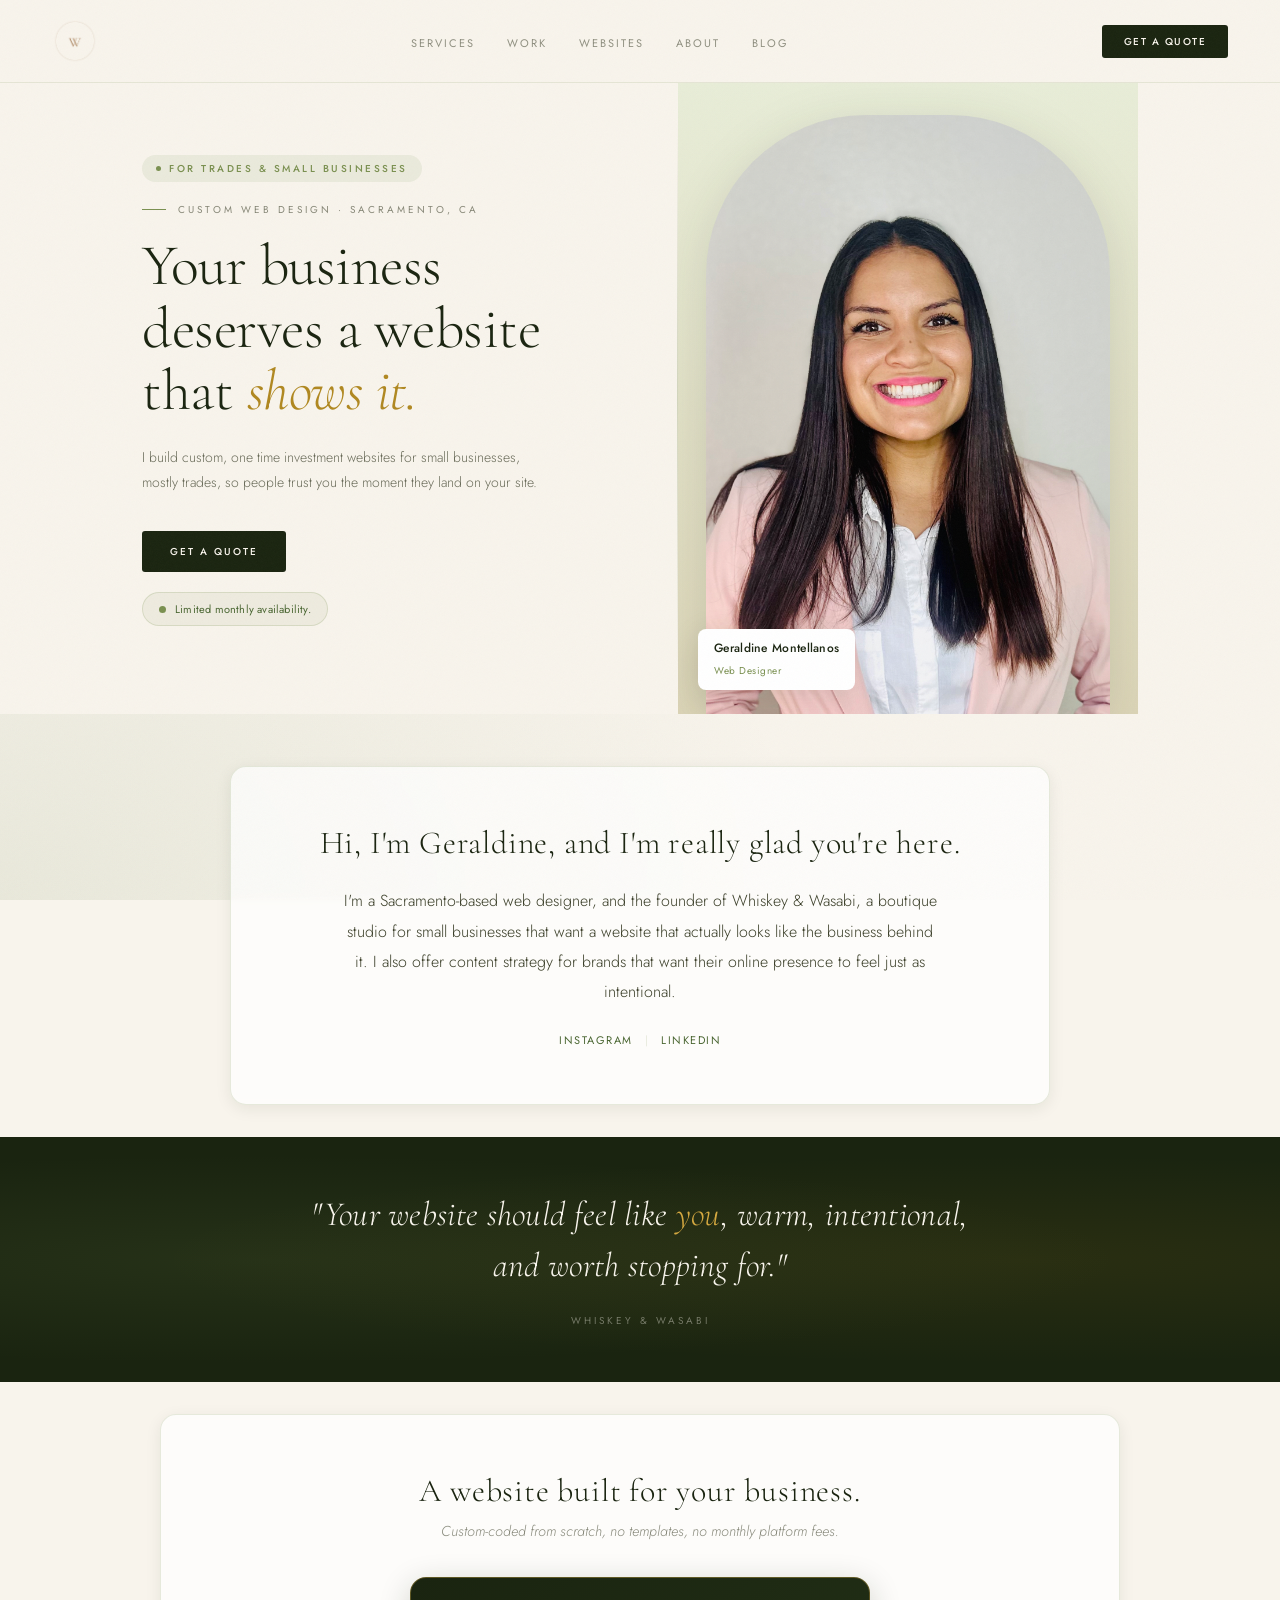
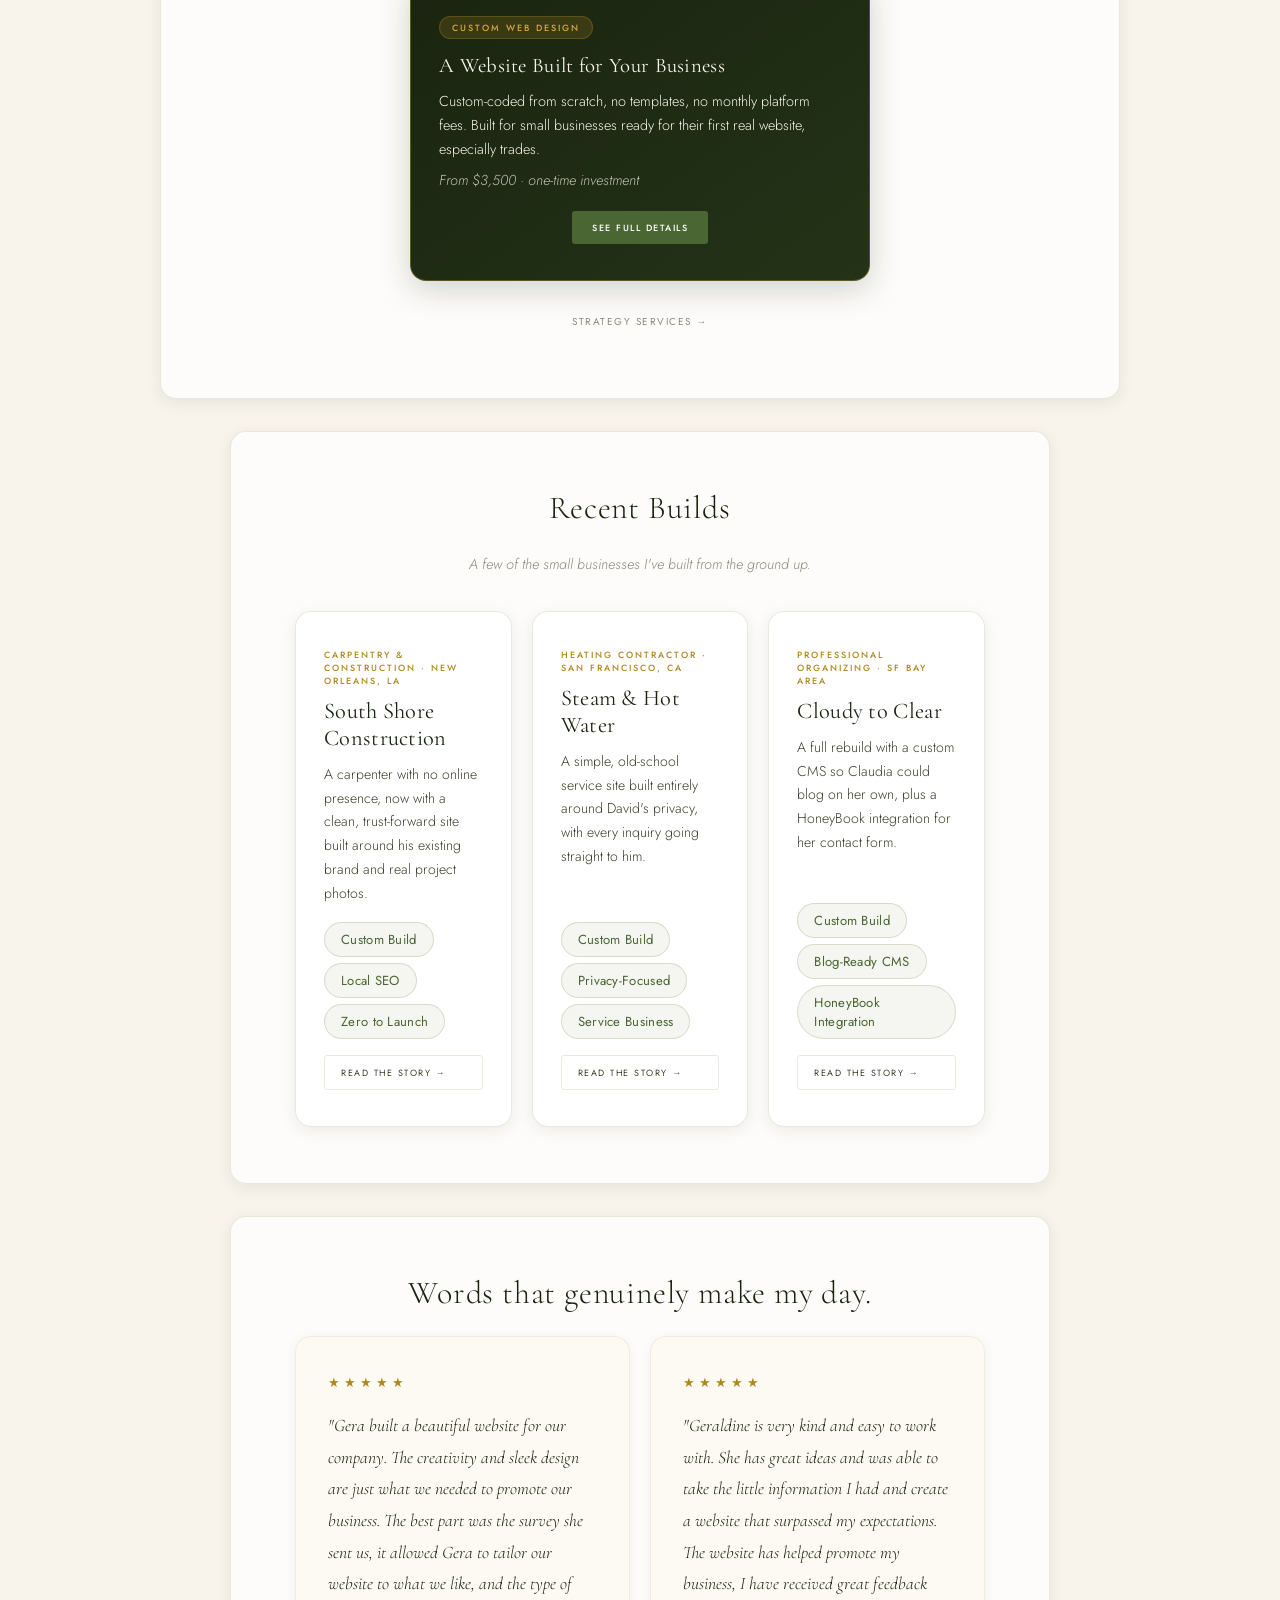
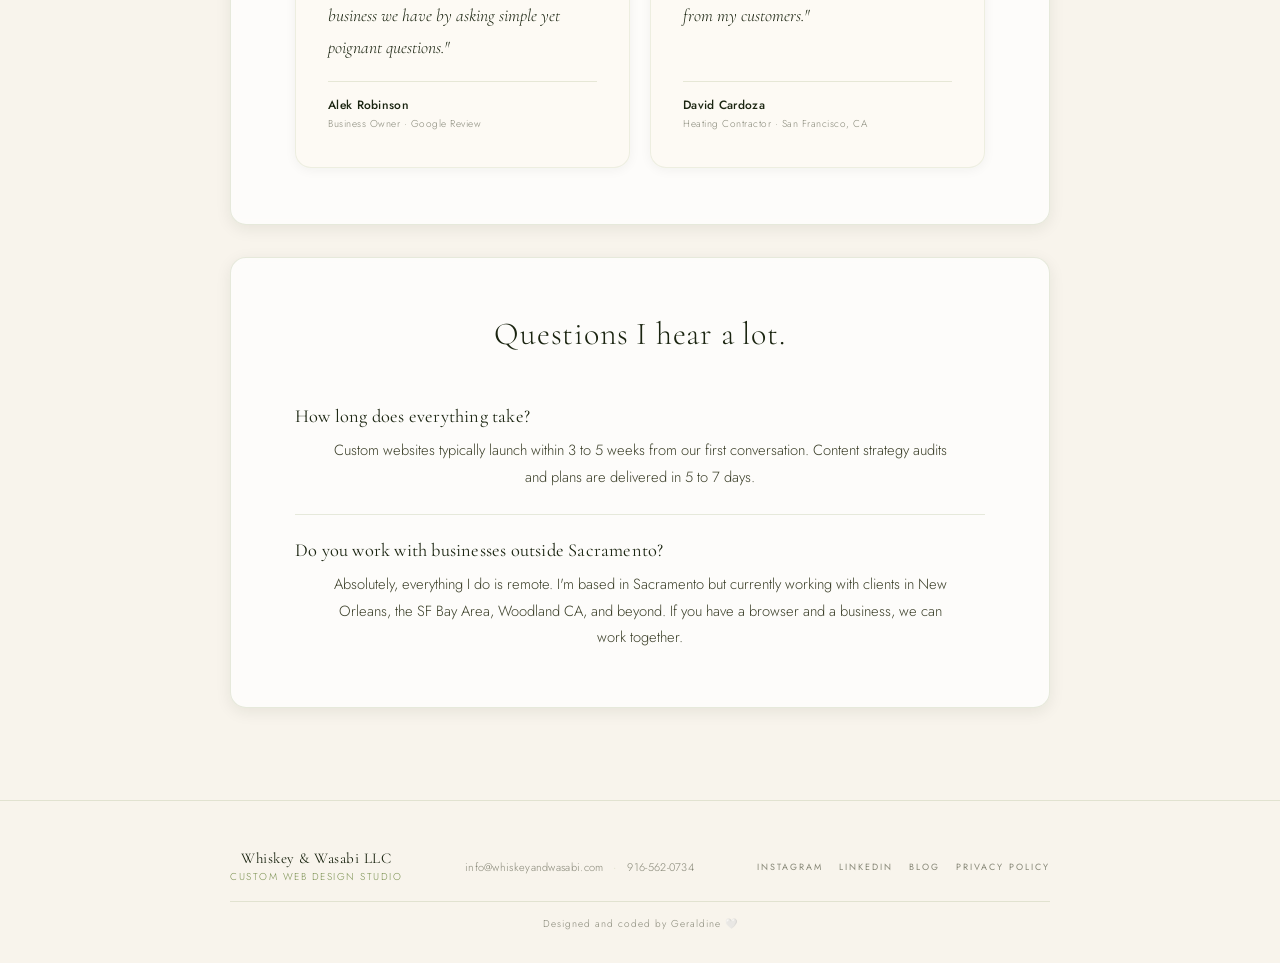
<file: index.html>
<!doctype html>
<html lang="en">
<head>
  <script type="application/ld+json">
    {
      "@context": "https://schema.org",
      "@type": "LocalBusiness",
      "name": "Whiskey & Wasabi LLC",
      "description": "Boutique custom web design studio based in Sacramento, CA, also offering content strategy services.",
      "url": "https://whiskeyandwasabi.com",
      "telephone": "+19165620734",
      "email": "info@whiskeyandwasabi.com",
      "address": {
        "@type": "PostalAddress",
        "addressLocality": "Sacramento",
        "addressRegion": "CA",
        "addressCountry": "US"
      },
      "founder": {
        "@type": "Person",
        "name": "Geraldine Montellanos"
      },
      "sameAs": [
        "https://www.linkedin.com/in/geraldine-montellanos-722b462b3",
        "https://instagram.com/geraldinemontellanos",
        "https://www.facebook.com/whiskeyandwasabi/",
        "https://share.google/JocaN2PWLAwEd80Lg",
        "https://nextdoor.com/page/whiskey-wasabi-llc"
      ],
      "serviceArea": {
        "@type": "GeoCircle",
        "description": "Sacramento, Woodland, Bay Area, and nationwide remote"
      },
      "hasOfferCatalog": {
        "@type": "OfferCatalog",
        "name": "Services",
        "itemListElement": [
          {"@type": "Offer", "itemOffered": {"@type": "Service", "name": "Custom Website Design", "price": "3500", "priceCurrency": "USD"}},
          {"@type": "Offer", "itemOffered": {"@type": "Service", "name": "Creative Strategy Audit", "price": "797", "priceCurrency": "USD"}},
          {"@type": "Offer", "itemOffered": {"@type": "Service", "name": "30-Day Content Starter Plan", "price": "997", "priceCurrency": "USD"}},
          {"@type": "Offer", "itemOffered": {"@type": "Service", "name": "Bio + Profile Optimization", "price": "150", "priceCurrency": "USD"}},
          {"@type": "Offer", "itemOffered": {"@type": "Service", "name": "Content, Delivered", "price": "850", "priceCurrency": "USD"}}
        ]
      },
      "aggregateRating": {
        "@type": "AggregateRating",
        "ratingValue": "5",
        "reviewCount": "3"
      }
    }
    </script>

    <script type="application/ld+json">
      {
        "@context": "https://schema.org",
        "@type": "FAQPage",
        "mainEntity": [
          {
            "@type": "Question",
            "name": "How long does everything take?",
            "acceptedAnswer": {
              "@type": "Answer",
              "text": "Custom websites typically launch within 3 to 5 weeks from our first conversation. Content strategy audits and plans are delivered in 5 to 7 days."
            }
          },
          {
            "@type": "Question",
            "name": "Do you work with businesses outside Sacramento?",
            "acceptedAnswer": {
              "@type": "Answer",
              "text": "Absolutely, everything I do is remote. I'm based in Sacramento but currently working with clients in New Orleans, the SF Bay Area, Woodland CA, and beyond. If you have a browser and a business, we can work together."
            }
          }
        ]
      }
      </script>
    <script type="application/ld+json">
{
  "@context": "https://schema.org",
  "@type": "Person",
  "name": "Geraldine Montellanos",
  "jobTitle": "Web Designer",
  "url": "https://whiskeyandwasabi.com",
  "email": "info@whiskeyandwasabi.com",
  "telephone": "+19165620734",
  "address": {
    "@type": "PostalAddress",
    "addressLocality": "Sacramento",
    "addressRegion": "CA",
    "addressCountry": "US"
  },
  "sameAs": [
    "https://www.linkedin.com/in/geraldine-montellanos-722b462b3",
    "https://instagram.com/geraldinemontellanos",
    "https://www.facebook.com/whiskeyandwasabi/",
    "https://share.google/JocaN2PWLAwEd80Lg",
    "https://nextdoor.com/page/whiskey-wasabi-llc"
  ],
  "worksFor": {
    "@type": "Organization",
    "name": "Whiskey & Wasabi LLC",
    "url": "https://whiskeyandwasabi.com"
  },
  "knowsAbout": [
    "Web Design",
    "Custom Website Development",
    "Content Strategy",
    "Social Media Strategy",
    "Instagram Bio Optimization",
    "Google Business Profile Optimization",
    "Small Business Marketing"
  ]
}
</script>

  <!-- Google Analytics -->
  <script async src="https://www.googletagmanager.com/gtag/js?id=G-5S310H4D9G"></script>
  <script>
    window.dataLayer = window.dataLayer || [];
    function gtag() { dataLayer.push(arguments); }
    gtag('js', new Date());
    gtag('config', 'G-5S310H4D9G');
  </script>

  <meta charset="UTF-8">
  <meta name="viewport" content="width=device-width, initial-scale=1.0">
  <title>Whiskey & Wasabi | Custom Web Design Studio, Sacramento, CA</title>

  <meta name="description" content="Geraldine Montellanos is a web designer helping small businesses, especially trades, get a custom website built from scratch. Content strategy audits and planning also available. Based in Sacramento, CA, serving clients nationwide.">
  <meta name="keywords" content="web designer Sacramento, custom website design Sacramento, small business web designer, web design for trades, carpenter website design, HVAC website design, content strategist Sacramento, content strategy audit, Sacramento content strategy studio">
  <meta name="author" content="Geraldine Montellanos">
  <meta name="robots" content="index, follow">
  <link rel="canonical" href="https://whiskeyandwasabi.com/">

  <meta property="og:title" content="Whiskey & Wasabi | Custom Web Design Studio">
  <meta property="og:description" content="Custom, one time investment websites for small businesses, mostly trades. Content strategy also available. Based in Sacramento, CA, serving clients nationwide.">
  <meta property="og:image" content="https://whiskeyandwasabi.com/images/geraldine.jpg">
  <meta property="og:url" content="https://whiskeyandwasabi.com/">
  <meta property="og:type" content="website">
  <meta property="og:site_name" content="Whiskey & Wasabi">

  <meta name="twitter:card" content="summary_large_image">
  <meta name="twitter:title" content="Whiskey & Wasabi | Custom Web Design Studio">
  <meta name="twitter:description" content="Custom, one time investment websites for small businesses. Based in Sacramento, CA.">
  <meta name="twitter:image" content="https://whiskeyandwasabi.com/images/geraldine.jpg">

  <link rel="stylesheet" href="css/master.css">
  <link href="https://fonts.googleapis.com/css2?family=Cormorant+Garamond:ital,wght@0,300;0,400;0,600;1,300;1,400;1,600&family=Jost:wght@200;300;400;500;600&display=swap" rel="stylesheet">
  <link rel="icon" href="images/favicon.png" type="image/png">
</head>

<body>
  <div class="page-loader" id="pageLoader">
    <p class="loader-logo">Whiskey &amp; Wasabi</p>
    <div class="loader-line"></div>
    <p class="loader-tagline">Custom Web Design Studio</p>
  </div>
  <!-- Nav -->
  <nav class="nav">
    <a href="index.html" class="nav-logo"><img src="images/logof8f4ec.png" alt="Whiskey &amp; Wasabi"></a>
    <ul class="nav-links">
      <li><a href="#services">Services</a></li>
      <li><a href="#work">Work</a></li>
      <li><a href="websites/">Websites</a></li>
      <li><a href="#welcome">About</a></li>
      <li><a href="blog/">Blog</a></li>
    </ul>
    <button class="nav-toggle" aria-label="Open menu" aria-expanded="false">
      <span></span><span></span><span></span>
    </button>
    <a href="websites/#quote-form" class="nav-cta">Get a Quote</a>
  </nav>

  <!-- Hero -->
  <header class="header">
    <div class="hero-split">

      <div class="hero-text">
        <div class="tag-pill">
          <span class="dot"></span> For Trades &amp; Small Businesses
        </div>
        <span class="eyebrow">Custom Web Design · Sacramento, CA</span>
        <h1>Your business<br>deserves a website<br>that <em>shows it.</em></h1>
        <p class="hero-sub">
          I build custom, one time investment websites for small businesses,
          mostly trades, so people trust you the moment they land on your site.
        </p>
        <div class="hero-buttons">
          <a href="websites/#quote-form" class="btn-primary">Get a Quote</a>
        </div>
        <div class="momentum-note">
          <span class="momentum-dot"></span>
          Limited monthly availability.
        </div>
      </div>

      <div class="hero-photo">
        <img src="images/geraldine.jpg" alt="Geraldine Montellanos, Web Designer based in Sacramento CA">
        <div class="name-tag">
          <strong>Geraldine Montellanos</strong>
          <span>Web Designer</span>
        </div>
      </div>

    </div>
  </header>

  <main class="main">

    <!-- About -->
    <section class="box" id="welcome">
      <h2 class="welcome">Hi, I'm Geraldine, and I'm really glad you're here.</h2>
      <div class="paragraph">
        I'm a Sacramento-based web designer, and the founder of Whiskey &amp; Wasabi, a boutique studio for small businesses that want a website that actually looks like the business behind it. I also offer content strategy for brands that want their online presence to feel just as intentional.
      </div>
      <div class="social-links">
        <a href="https://instagram.com/geraldinemontellanos" target="_blank" rel="noopener">Instagram</a>
        <span class="divider">|</span>
        <a href="https://www.linkedin.com/in/geraldine-montellanos-722b462b3" target="_blank" rel="noopener">LinkedIn</a>
      </div>
    </section>
    <div class="quote-strip">
      <blockquote>
        "Your website should feel like <em>you</em>, warm, intentional,<br>and worth stopping for."
      </blockquote>
      <cite>Whiskey &amp; Wasabi</cite>
    </div>
    <!-- Services -->
    <section class="services" id="services">
      <div class="services-container">
        <h2 class="welcome">A website built for your business.</h2>
        <p class="paragraph subtext">
          Custom-coded from scratch, no templates, no monthly platform fees.
        </p>
        <div class="packages single-package">

          <div class="package highlight">
            <div class="badge">Custom Web Design</div>
            <h3>A Website Built for Your Business</h3>
            <p>Custom-coded from scratch, no templates, no monthly platform fees. Built for small businesses ready for their first real website, especially trades.</p>
            <p class="package-note">From $3,500 · one-time investment</p>
            <div class="package-buttons">
              <a href="websites/" class="btn-package-primary">See Full Details</a>
            </div>
          </div>

        </div>
        <div style="text-align:center; margin-top:20px;">
          <a href="content-strategy/" class="btn-ghost">Strategy Services →</a>
        </div>
      </div>
    </section>

    <!-- Work -->
    <section class="box" id="work">
      <h2 class="welcome">Recent Builds</h2>
      <p class="paragraph subtext">A few of the small businesses I've built from the ground up.</p>
      <div class="work-grid">

        <div class="work-card">
          <div class="work-card-label">Carpentry &amp; Construction · New Orleans, LA</div>
          <h3 class="work-card-title">South Shore Construction</h3>
          <p class="work-card-desc">A carpenter with no online presence, now with a clean, trust-forward site built around his existing brand and real project photos.</p>
          <div class="work-card-tags">
            <span class="strategy-pill">Custom Build</span>
            <span class="strategy-pill">Local SEO</span>
            <span class="strategy-pill">Zero to Launch</span>
          </div>
          <a href="websites/south-shore-construction.html" class="btn-package-secondary" style="display:inline-block; margin-top:16px;">Read the Story →</a>
        </div>

        <div class="work-card">
          <div class="work-card-label">Heating Contractor · San Francisco, CA</div>
          <h3 class="work-card-title">Steam &amp; Hot Water</h3>
          <p class="work-card-desc">A simple, old-school service site built entirely around David's privacy, with every inquiry going straight to him.</p>
          <div class="work-card-tags">
            <span class="strategy-pill">Custom Build</span>
            <span class="strategy-pill">Privacy-Focused</span>
            <span class="strategy-pill">Service Business</span>
          </div>
          <a href="websites/steam-and-hot-water.html" class="btn-package-secondary" style="display:inline-block; margin-top:16px;">Read the Story →</a>
        </div>

        <div class="work-card">
          <div class="work-card-label">Professional Organizing · SF Bay Area</div>
          <h3 class="work-card-title">Cloudy to Clear</h3>
          <p class="work-card-desc">A full rebuild with a custom CMS so Claudia could blog on her own, plus a HoneyBook integration for her contact form.</p>
          <div class="work-card-tags">
            <span class="strategy-pill">Custom Build</span>
            <span class="strategy-pill">Blog-Ready CMS</span>
            <span class="strategy-pill">HoneyBook Integration</span>
          </div>
          <a href="websites/cloudy-to-clear.html" class="btn-package-secondary" style="display:inline-block; margin-top:16px;">Read the Story →</a>
        </div>

      </div>
    </section>

    <!-- Testimonials -->
    <section class="box" id="testimonials">
      <h2 class="welcome">Words that genuinely make my day.</h2>
      <div class="testimonial-grid">

        <div class="testimonial-card">
          <div class="testimonial-stars">★★★★★</div>
          <p class="testimonial-quote">"Gera built a beautiful website for our company. The creativity and sleek design are just what we needed to promote our business. The best part was the survey she sent us, it allowed Gera to tailor our website to what we like, and the type of business we have by asking simple yet poignant questions."</p>
          <div class="testimonial-author">
            <p class="testimonial-name">Alek Robinson</p>
            <p class="testimonial-title">Business Owner · Google Review</p>
          </div>
        </div>

        <div class="testimonial-card">
          <div class="testimonial-stars">★★★★★</div>
          <p class="testimonial-quote">"Geraldine is very kind and easy to work with. She has great ideas and was able to take the little information I had and create a website that surpassed my expectations. The website has helped promote my business, I have received great feedback from my customers."</p>
          <div class="testimonial-author">
            <p class="testimonial-name">David Cardoza</p>
            <p class="testimonial-title">Heating Contractor · San Francisco, CA</p>
          </div>
        </div>

      </div>
    </section>

    <!-- FAQ Section -->
    <section class="box" id="faq">
      <h2 class="welcome">Questions I hear a lot.</h2>
      <div class="faq-list">

        <div class="faq-item">
          <p class="faq-question">How long does everything take?</p>
          <p class="faq-answer">Custom websites typically launch within 3 to 5 weeks from our first conversation. Content strategy audits and plans are delivered in 5 to 7 days.</p>
        </div>

        <div class="faq-item">
          <p class="faq-question">Do you work with businesses outside Sacramento?</p>
          <p class="faq-answer">Absolutely, everything I do is remote. I'm based in Sacramento but currently working with clients in New Orleans, the SF Bay Area, Woodland CA, and beyond. If you have a browser and a business, we can work together.</p>
        </div>

      </div>
    </section>

  </main>

  <footer class="footer">
    <div class="footer-inner">
      <div class="footer-brand">
        <p class="footer-name">Whiskey &amp; Wasabi LLC</p>
        <p class="footer-tagline">Custom Web Design Studio</p>
      </div>
      <div class="footer-contact">
        <a href="mailto:info@whiskeyandwasabi.com">info@whiskeyandwasabi.com</a>
        <span class="footer-divider">&middot;</span>
        <a href="tel:9165620734">916-562-0734</a>
      </div>
      <div class="footer-links-row">
        <a href="https://instagram.com/geraldinemontellanos" target="_blank" rel="noopener">Instagram</a>
        <a href="https://www.linkedin.com/in/geraldine-montellanos-722b462b3" target="_blank" rel="noopener">LinkedIn</a>
        <a href="blog/">Blog</a>
        <a href="privacy-policy/">Privacy Policy</a>
      </div>
    </div>
    <p class="footer-credit">Designed and coded by Geraldine 🤍</p>
  </footer>

  <script src="js/main.js"></script>
  <script>
    window.addEventListener('load', function() {
      const loader = document.getElementById('pageLoader');
      setTimeout(function() {
        loader.classList.add('hidden');
      }, 1400);
    });
  </script>
</body>
</html>
</file>
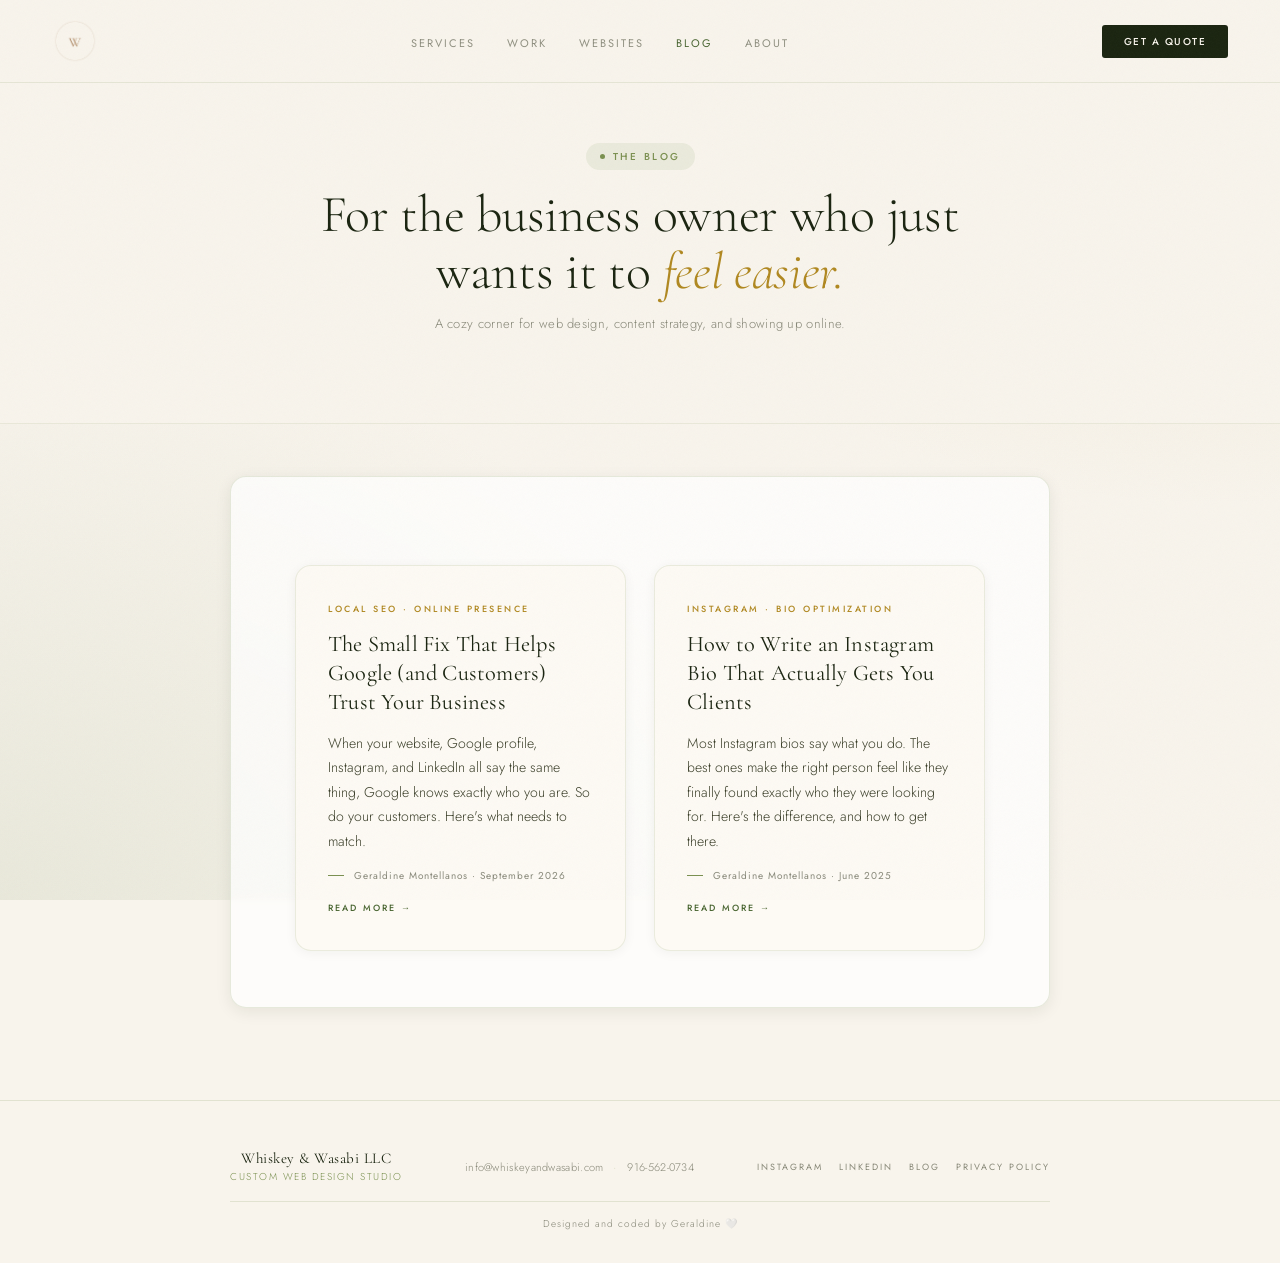
<file: blog/index.html>
<!doctype html>
<html lang="en">
<head>
  <!-- Google Analytics -->
  <script async src="https://www.googletagmanager.com/gtag/js?id=G-5S310H4D9G"></script>
  <script>
    window.dataLayer = window.dataLayer || [];
    function gtag() { dataLayer.push(arguments); }
    gtag('js', new Date());
    gtag('config', 'G-5S310H4D9G');
  </script>

  <meta charset="UTF-8">
  <meta name="viewport" content="width=device-width, initial-scale=1.0">
  <title>Blog | Whiskey & Wasabi</title>
  <meta name="description" content="Warm, practical insights on web design, content strategy, and showing up online with confidence, from Geraldine Montellanos at Whiskey & Wasabi in Sacramento, CA.">
  <meta name="keywords" content="web design tips, content strategy blog, Instagram bio tips, small business marketing Sacramento, content strategy Sacramento, social media strategy blog">
  <meta name="author" content="Geraldine Montellanos">
  <meta name="robots" content="index, follow">
  <link rel="canonical" href="https://whiskeyandwasabi.com/blog/">

  <meta property="og:title" content="Blog | Whiskey & Wasabi">
  <meta property="og:description" content="Warm, practical insights on web design, content strategy, and showing up online with confidence.">
  <meta property="og:image" content="https://whiskeyandwasabi.com/images/geraldine.jpg">
  <meta property="og:url" content="https://whiskeyandwasabi.com/blog/">
  <meta property="og:type" content="website">

  <link rel="stylesheet" href="../css/master.css">
  <link href="https://fonts.googleapis.com/css2?family=Cormorant+Garamond:ital,wght@0,300;0,400;0,600;1,300;1,400;1,600&family=Jost:wght@200;300;400;500;600&display=swap" rel="stylesheet">
  <link rel="icon" href="../images/favicon.png" type="image/png">

  <style>
    .blog-grid {
      display: grid;
      grid-template-columns: repeat(2, 1fr);
      gap: 28px;
      margin-top: 32px;
    }

    .blog-card {
      background: #FDFAF4;
      border: 1px solid rgba(122,144,80,0.14);
      border-radius: var(--radius);
      padding: 36px 32px;
      box-shadow: 0 2px 12px rgba(26,36,16,0.05);
      display: flex;
      flex-direction: column;
      gap: 14px;
      transition: transform 0.3s ease, box-shadow 0.3s ease;
      text-decoration: none;
      color: var(--text);
    }

    .blog-card:hover {
      transform: translateY(-4px);
      box-shadow: 0 12px 36px rgba(26,36,16,0.1);
      border-color: rgba(122,144,80,0.3);
    }

    .blog-card-category {
      font-size: 9px;
      font-weight: 500;
      letter-spacing: 2.5px;
      text-transform: uppercase;
      color: var(--honey);
    }

    .blog-card-title {
      font-family: 'Cormorant Garamond', serif;
      font-size: 1.4rem;
      font-weight: 400;
      color: var(--dark);
      line-height: 1.3;
      letter-spacing: 0.2px;
    }

    .blog-card-excerpt {
      font-size: 0.88rem;
      font-weight: 300;
      line-height: 1.75;
      color: var(--text);
      flex: 1;
    }

    .blog-card-meta {
      font-size: 10px;
      font-weight: 400;
      letter-spacing: 1px;
      color: var(--muted);
      display: flex;
      align-items: center;
      gap: 10px;
    }

    .blog-card-meta::before {
      content: '';
      display: block;
      width: 16px;
      height: 1px;
      background: var(--sage);
    }

    .blog-read-more {
      font-size: 9px;
      font-weight: 500;
      letter-spacing: 2px;
      text-transform: uppercase;
      color: var(--sage-dark);
      margin-top: 4px;
    }

    @media (max-width: 768px) {
      .blog-grid { grid-template-columns: 1fr; }
    }
  </style>
</head>

<body>

  <!-- Nav -->
  <nav class="nav">
    <a href="../" class="nav-logo"><img src="../images/logof8f4ec.png" alt="Whiskey &amp; Wasabi"></a>
    <ul class="nav-links">
      <li><a href="../#services">Services</a></li>
      <li><a href="../#work">Work</a></li>
      <li><a href="../websites/">Websites</a></li>
      <li><a href="../blog/" style="opacity:1; color:var(--sage-dark);">Blog</a></li>
      <li><a href="../#welcome">About</a></li>
    </ul>
    <button class="nav-toggle" aria-label="Open menu" aria-expanded="false">
      <span></span><span></span><span></span>
    </button>
    <a href="../websites/#quote-form" class="nav-cta">Get a Quote</a>
  </nav>

  <!-- Hero -->
  <header class="inner-hero">
    <div class="inner-hero-content">
      <div class="tag-pill">
        <span class="dot"></span> The Blog
      </div>
      <h1 class="inner-title">For the business owner who just wants it to <em>feel easier.</em></h1>
      <p class="inner-subtitle">A cozy corner for web design, content strategy, and showing up online.</p>
    </div>
  </header>

  <main class="main">
    <section class="box">
      <div class="blog-grid">

        <a href="match-social-profiles-to-website.html" class="blog-card">
          <p class="blog-card-category">Local SEO · Online Presence</p>
          <h2 class="blog-card-title">The Small Fix That Helps Google (and Customers) Trust Your Business</h2>
          <p class="blog-card-excerpt">When your website, Google profile, Instagram, and LinkedIn all say the same thing, Google knows exactly who you are. So do your customers. Here's what needs to match.</p>
          <p class="blog-card-meta">Geraldine Montellanos · September 2026</p>
          <p class="blog-read-more">Read more →</p>
        </a>

        <a href="how-to-write-instagram-bio.html" class="blog-card">
          <p class="blog-card-category">Instagram · Bio Optimization</p>
          <h2 class="blog-card-title">How to Write an Instagram Bio That Actually Gets You Clients</h2>
          <p class="blog-card-excerpt">Most Instagram bios say what you do. The best ones make the right person feel like they finally found exactly who they were looking for. Here's the difference, and how to get there.</p>
          <p class="blog-card-meta">Geraldine Montellanos · June 2025</p>
          <p class="blog-read-more">Read more →</p>
        </a>

      </div>
    </section>
  </main>

  <footer class="footer">
    <div class="footer-inner">
      <div class="footer-brand">
        <p class="footer-name">Whiskey &amp; Wasabi LLC</p>
        <p class="footer-tagline">Custom Web Design Studio</p>
      </div>
      <div class="footer-contact">
        <a href="mailto:info@whiskeyandwasabi.com">info@whiskeyandwasabi.com</a>
        <span class="footer-divider">&middot;</span>
        <a href="tel:9165620734">916-562-0734</a>
      </div>
      <div class="footer-links-row">
        <a href="https://instagram.com/geraldinemontellanos" target="_blank" rel="noopener">Instagram</a>
        <a href="https://www.linkedin.com/in/geraldine-montellanos-722b462b3" target="_blank" rel="noopener">LinkedIn</a>
        <a href="../blog/">Blog</a>
        <a href="../privacy-policy/">Privacy Policy</a>
      </div>
    </div>
    <p class="footer-credit">Designed and coded by Geraldine 🤍</p>
  </footer>

  <script src="../js/main.js"></script>
</body>
</html>
</file>
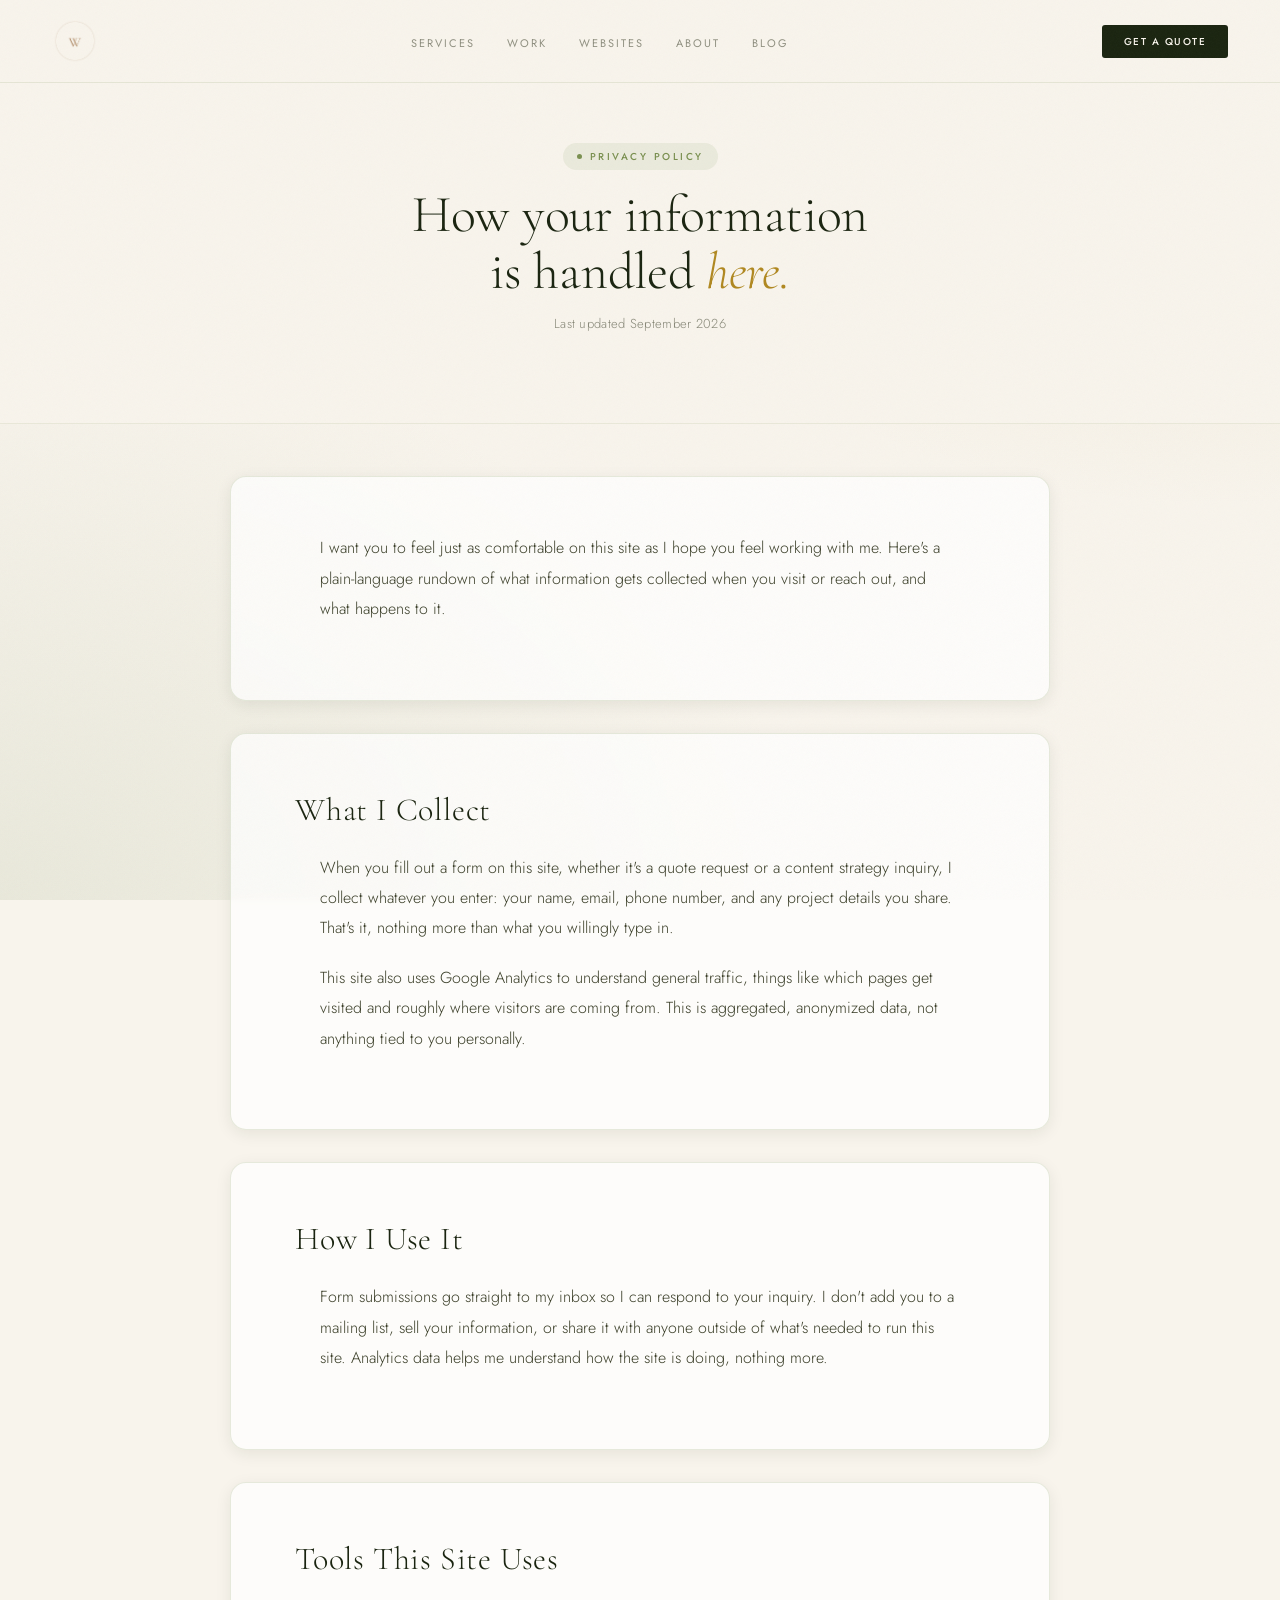
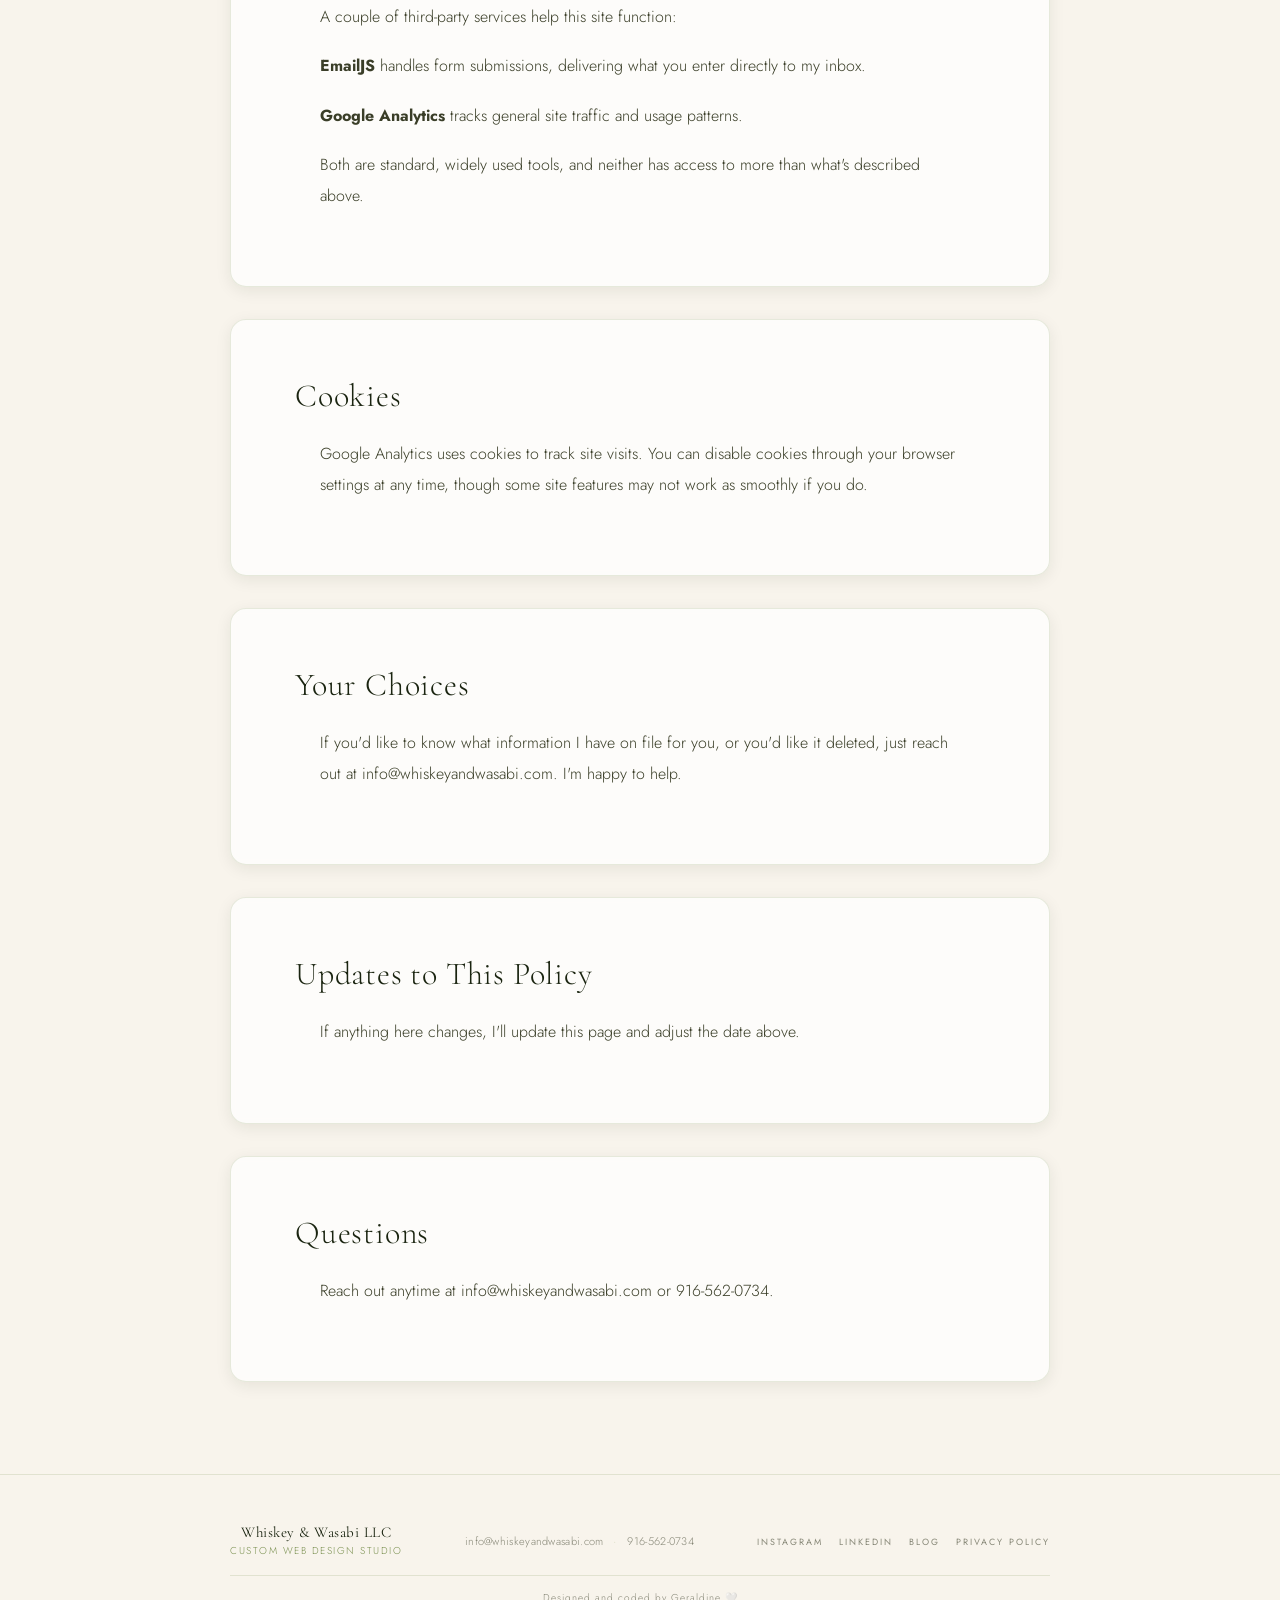
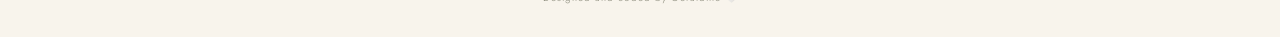
<file: privacy-policy/index.html>
<!doctype html>
<html lang="en">
<head>
  <!-- Google Analytics -->
<script async src="https://www.googletagmanager.com/gtag/js?id=G-5S310H4D9G"></script>
<script>
  window.dataLayer = window.dataLayer || [];
  function gtag() { dataLayer.push(arguments); }
  gtag('js', new Date());
  gtag('config', 'G-5S310H4D9G');
</script>

  <meta charset="UTF-8">
  <meta name="viewport" content="width=device-width, initial-scale=1.0">
  <title>Privacy Policy | Whiskey & Wasabi</title>
  <meta name="description" content="How Whiskey & Wasabi collects and handles information from visitors and contact form submissions.">
  <meta name="robots" content="index, follow">
  <link rel="canonical" href="https://whiskeyandwasabi.com/privacy-policy/">

  <link rel="stylesheet" href="../css/master.css">
  <link href="https://fonts.googleapis.com/css2?family=Cormorant+Garamond:ital,wght@0,300;0,400;0,600;1,300;1,400;1,600&family=Jost:wght@200;300;400;500;600&display=swap" rel="stylesheet">
  <link rel="icon" href="../images/favicon.png" type="image/png">
</head>

<body>

  <!-- Nav -->
  <nav class="nav">
    <a href="../" class="nav-logo"><img src="../images/logof8f4ec.png" alt="Whiskey &amp; Wasabi"></a>
    <ul class="nav-links">
      <li><a href="../#services">Services</a></li>
      <li><a href="../#work">Work</a></li>
      <li><a href="../websites/">Websites</a></li>
      <li><a href="../#welcome">About</a></li>
      <li><a href="../blog/">Blog</a></li>
    </ul>
    <button class="nav-toggle" aria-label="Open menu" aria-expanded="false">
      <span></span><span></span><span></span>
    </button>
    <a href="../websites/#quote-form" class="nav-cta">Get a Quote</a>
  </nav>

  <!-- Hero -->
  <header class="inner-hero">
    <div class="inner-hero-content">
      <div class="tag-pill">
        <span class="dot"></span> Privacy Policy
      </div>
      <h1 class="inner-title">How your information<br>is handled <em>here.</em></h1>
      <p class="inner-subtitle">Last updated September 2026</p>
    </div>
  </header>

  <main class="main">

    <section class="box">
      <div class="paragraph" style="text-align:left; max-width:640px;">
        <p>I want you to feel just as comfortable on this site as I hope you feel working with me. Here's a plain-language rundown of what information gets collected when you visit or reach out, and what happens to it.</p>
      </div>
    </section>

    <section class="box">
      <h2 class="welcome" style="text-align:left;">What I Collect</h2>
      <div class="paragraph" style="text-align:left; max-width:640px;">
        <p>When you fill out a form on this site, whether it's a quote request or a content strategy inquiry, I collect whatever you enter: your name, email, phone number, and any project details you share. That's it, nothing more than what you willingly type in.</p>
        <p>This site also uses Google Analytics to understand general traffic, things like which pages get visited and roughly where visitors are coming from. This is aggregated, anonymized data, not anything tied to you personally.</p>
      </div>
    </section>

    <section class="box">
      <h2 class="welcome" style="text-align:left;">How I Use It</h2>
      <div class="paragraph" style="text-align:left; max-width:640px;">
        <p>Form submissions go straight to my inbox so I can respond to your inquiry. I don't add you to a mailing list, sell your information, or share it with anyone outside of what's needed to run this site. Analytics data helps me understand how the site is doing, nothing more.</p>
      </div>
    </section>

    <section class="box">
      <h2 class="welcome" style="text-align:left;">Tools This Site Uses</h2>
      <div class="paragraph" style="text-align:left; max-width:640px;">
        <p>A couple of third-party services help this site function:</p>
        <p style="margin-top:12px;"><strong>EmailJS</strong> handles form submissions, delivering what you enter directly to my inbox.</p>
        <p><strong>Google Analytics</strong> tracks general site traffic and usage patterns.</p>
        <p style="margin-top:12px;">Both are standard, widely used tools, and neither has access to more than what's described above.</p>
      </div>
    </section>

    <section class="box">
      <h2 class="welcome" style="text-align:left;">Cookies</h2>
      <div class="paragraph" style="text-align:left; max-width:640px;">
        <p>Google Analytics uses cookies to track site visits. You can disable cookies through your browser settings at any time, though some site features may not work as smoothly if you do.</p>
      </div>
    </section>

    <section class="box">
      <h2 class="welcome" style="text-align:left;">Your Choices</h2>
      <div class="paragraph" style="text-align:left; max-width:640px;">
        <p>If you'd like to know what information I have on file for you, or you'd like it deleted, just reach out at <a href="mailto:info@whiskeyandwasabi.com">info@whiskeyandwasabi.com</a>. I'm happy to help.</p>
      </div>
    </section>

    <section class="box">
      <h2 class="welcome" style="text-align:left;">Updates to This Policy</h2>
      <div class="paragraph" style="text-align:left; max-width:640px;">
        <p>If anything here changes, I'll update this page and adjust the date above.</p>
      </div>
    </section>

    <section class="box">
      <h2 class="welcome" style="text-align:left;">Questions</h2>
      <div class="paragraph" style="text-align:left; max-width:640px;">
        <p>Reach out anytime at <a href="mailto:info@whiskeyandwasabi.com">info@whiskeyandwasabi.com</a> or <a href="tel:9165620734">916-562-0734</a>.</p>
      </div>
    </section>

  </main>

  <footer class="footer">
    <div class="footer-inner">
      <div class="footer-brand">
        <p class="footer-name">Whiskey &amp; Wasabi LLC</p>
        <p class="footer-tagline">Custom Web Design Studio</p>
      </div>
      <div class="footer-contact">
        <a href="mailto:info@whiskeyandwasabi.com">info@whiskeyandwasabi.com</a>
        <span class="footer-divider">&middot;</span>
        <a href="tel:9165620734">916-562-0734</a>
      </div>
      <div class="footer-links-row">
        <a href="https://instagram.com/geraldinemontellanos" target="_blank" rel="noopener">Instagram</a>
        <a href="https://www.linkedin.com/in/geraldine-montellanos-722b462b3" target="_blank" rel="noopener">LinkedIn</a>
        <a href="../blog/">Blog</a>
        <a href="../privacy-policy/">Privacy Policy</a>
      </div>
    </div>
    <p class="footer-credit">Designed and coded by Geraldine 🤍</p>
  </footer>

  <script src="../js/main.js"></script>
</body>
</html>
</file>
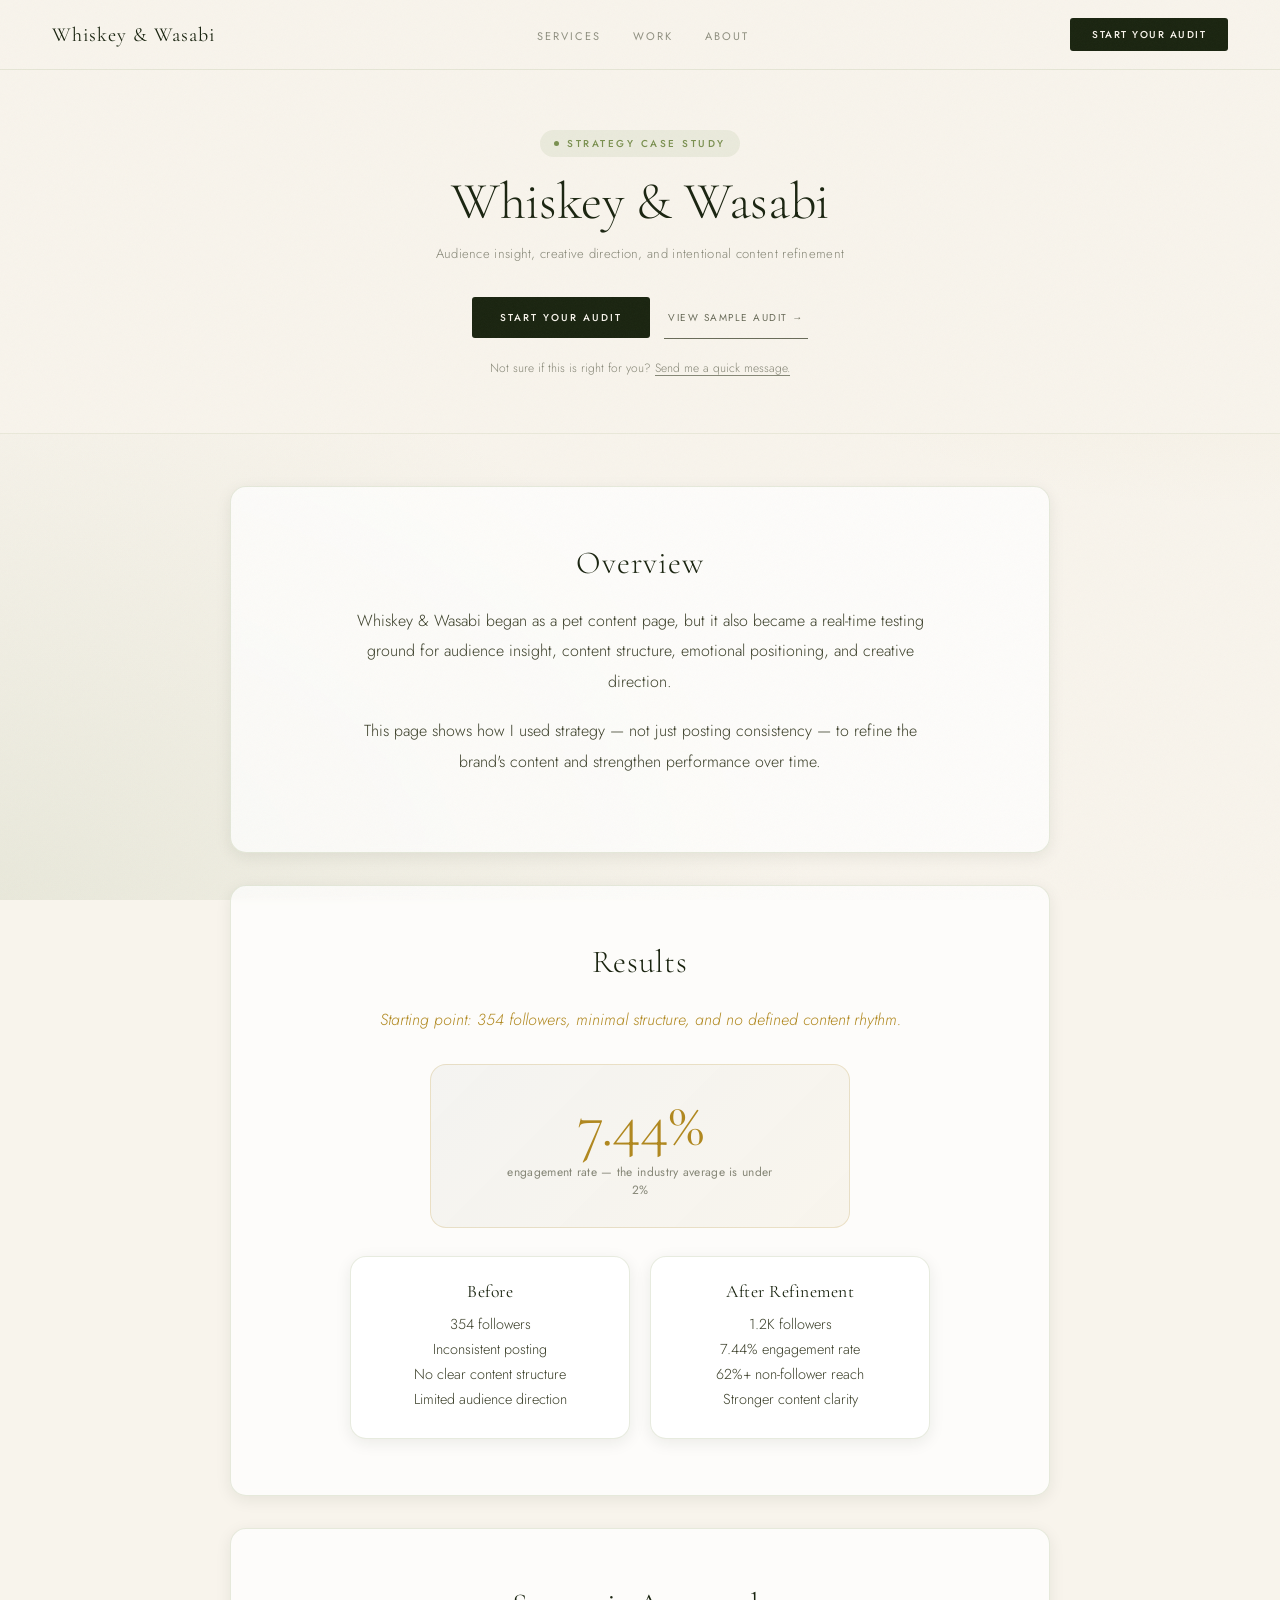
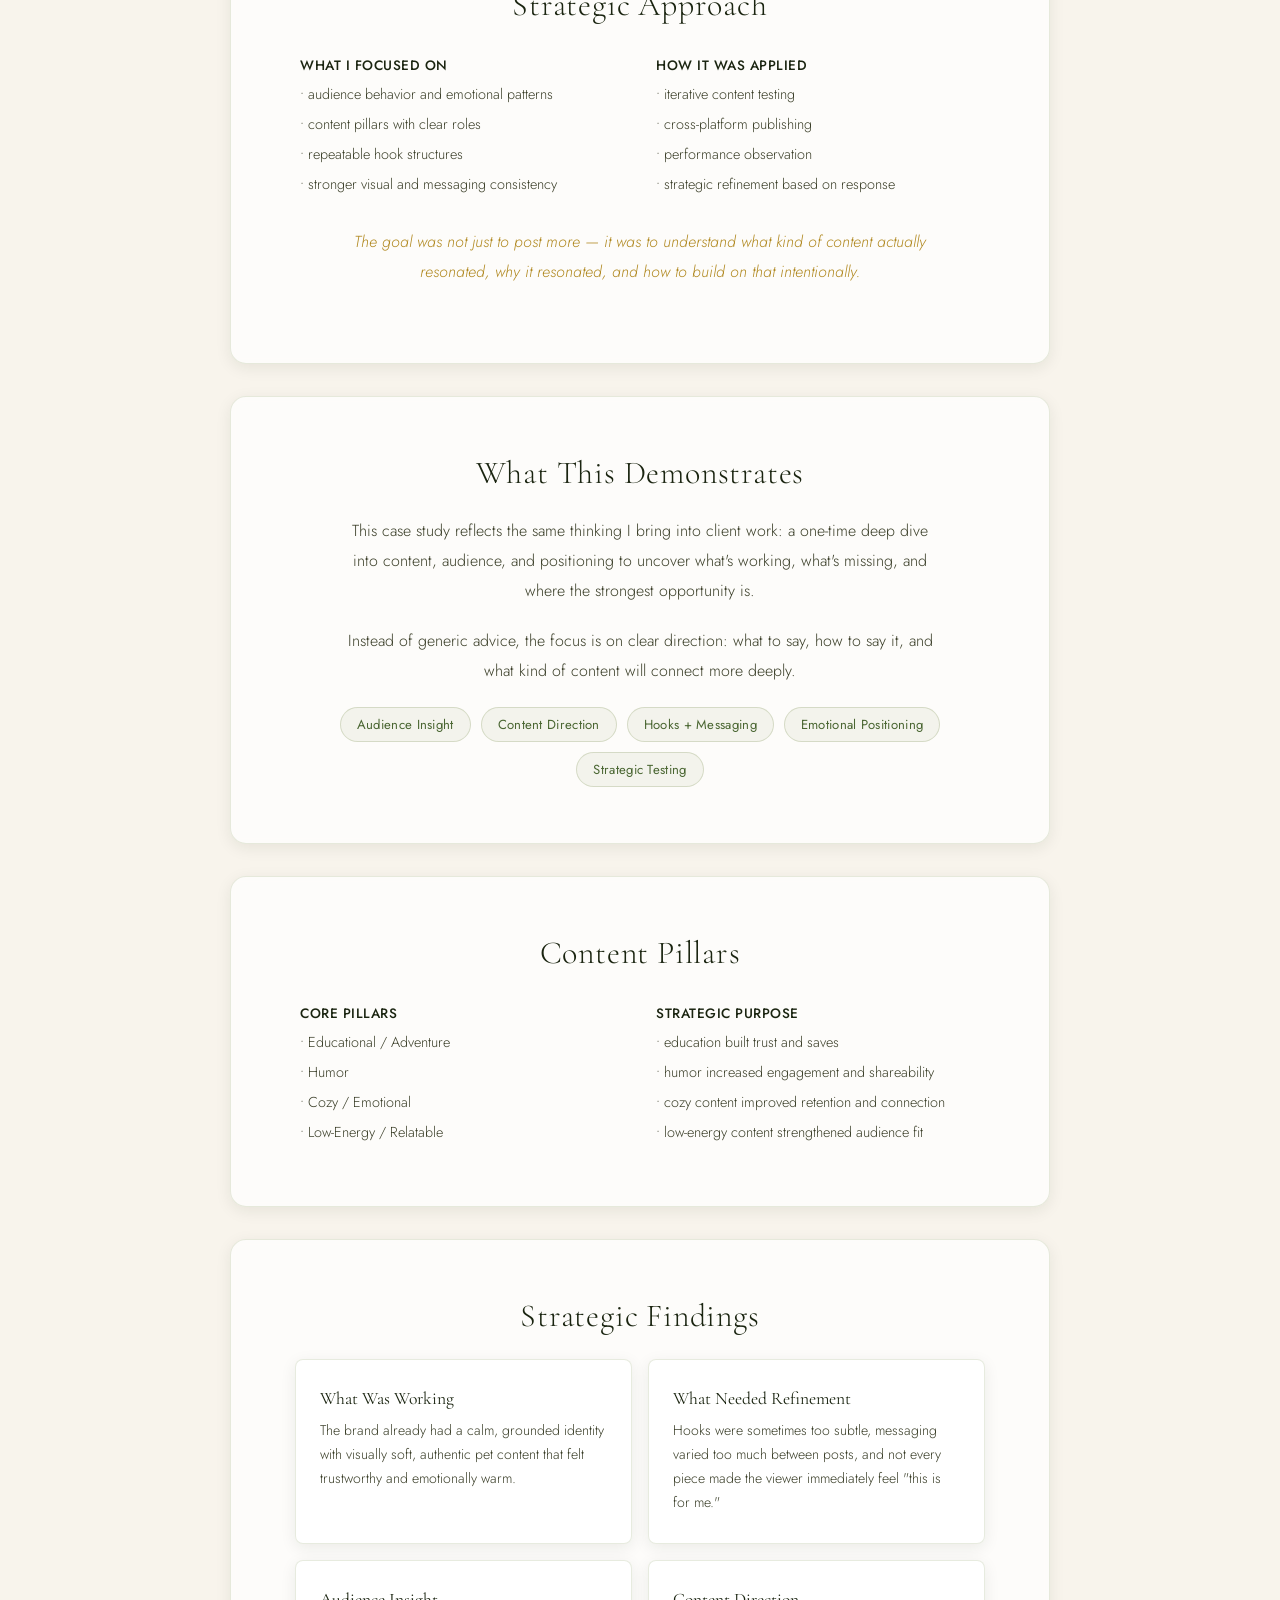
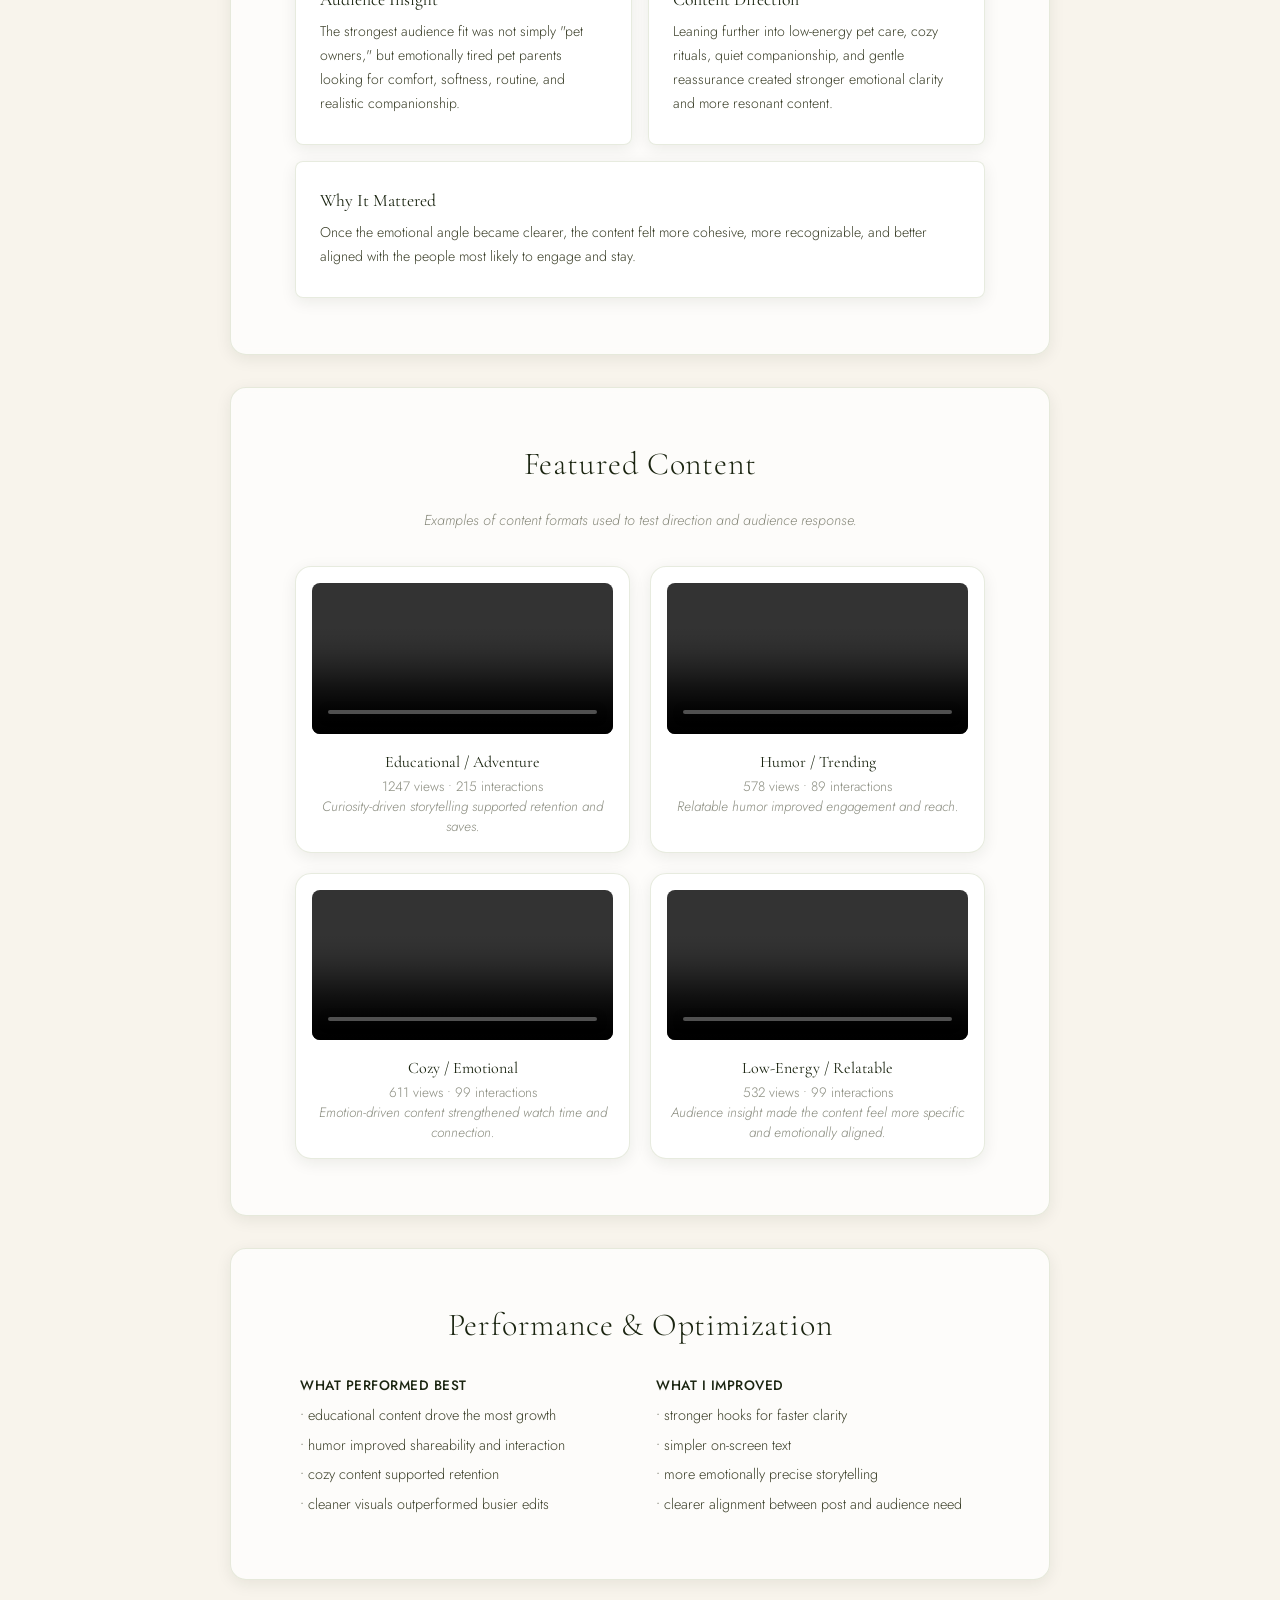
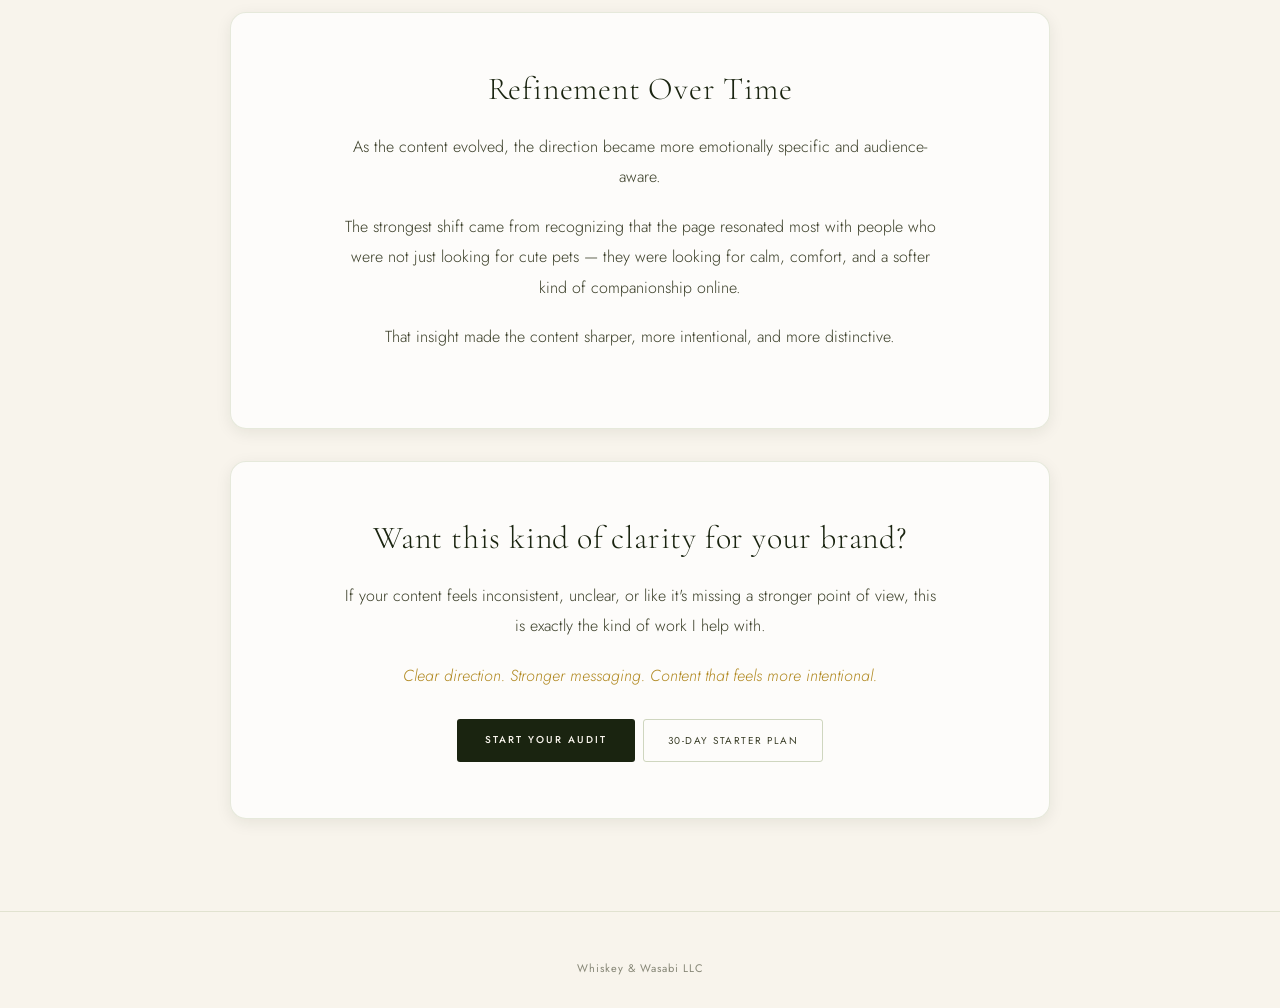
<file: case-study.html>
<!doctype html>
<html lang="en">
<head>
  <!-- Google Analytics -->
<script async src="https://www.googletagmanager.com/gtag/js?id=G-5S310H4D9G"></script>
<script>
  window.dataLayer = window.dataLayer || [];
  function gtag() { dataLayer.push(arguments); }
  gtag('js', new Date());
  gtag('config', 'G-5S310H4D9G');
</script>

  <meta charset="UTF-8">
  <meta name="viewport" content="width=device-width, initial-scale=1.0">
  <title>Case Study — Whiskey &amp; Wasabi</title>
  <meta name="description" content="A strategy-led case study showing how audience insight, content pillars, and intentional creative direction helped grow Whiskey & Wasabi.">
  <!-- SEO Meta Tags -->
  <meta name="description" content="A strategy-led content case study showing how audience insight, emotional positioning, and intentional creative direction grew an Instagram account to 1.2K followers with a 7.44% engagement rate.">
  <meta name="keywords" content="content strategy case study, Instagram growth, engagement rate, social media strategy, content direction, small business content">
  <meta name="author" content="Geraldine Montellanos">
  <meta name="robots" content="index, follow">
  <link rel="canonical" href="https://whiskeyandwasabi.com/case-study.html">

<!-- Open Graph -->
  <meta property="og:title" content="Strategy Case Study — 7.44% Engagement Rate | Whiskey & Wasabi">
  <meta property="og:description" content="From 354 to 1,200 followers with a 7.44% engagement rate — 3x the industry average. See the strategy behind the results.">
  <meta property="og:image" content="https://whiskeyandwasabi.com/images/geraldine.jpg">
  <meta property="og:url" content="https://whiskeyandwasabi.com/case-study.html">
  <meta property="og:type" content="website">
  <meta property="og:site_name" content="Whiskey & Wasabi">

<!-- Twitter/X Card -->
  <meta name="twitter:card" content="summary_large_image">
  <meta name="twitter:title" content="Strategy Case Study — 7.44% Engagement Rate | Whiskey & Wasabi">
  <meta name="twitter:description" content="From 354 to 1,200 followers with a 7.44% engagement rate — see the full strategy behind the results.">
  <meta name="twitter:image" content="https://whiskeyandwasabi.com/images/geraldine.jpg">

  <link rel="stylesheet" href="css/master.css">
  <link href="https://fonts.googleapis.com/css2?family=Cormorant+Garamond:ital,wght@0,300;0,400;0,600;1,300;1,400;1,600&family=Jost:wght@200;300;400;500;600&display=swap" rel="stylesheet">
  <link rel="icon" href="images/favicon.png" type="image/png">
</head>

<body>

  <!-- Nav -->
  <nav class="nav">
    <a href="index.html" class="nav-logo">Whiskey &amp; Wasabi</a>
    <ul class="nav-links">
      <li><a href="index.html#services">Services</a></li>
      <li><a href="pretty-litter.html">Work</a></li>
      <li><a href="index.html#welcome">About</a></li>
    </ul>
    <a href="https://forms.gle/ZJWmmA3vGbg9NNjC9" target="_blank" rel="noopener" class="nav-cta">Start Your Audit</a>
  </nav>

  <!-- Inner Page Hero -->
  <header class="inner-hero">
    <div class="inner-hero-content">
      <div class="tag-pill">
        <span class="dot"></span> Strategy Case Study
      </div>
      <h1 class="inner-title">Whiskey &amp; Wasabi</h1>
      <p class="inner-subtitle">Audience insight, creative direction, and intentional content refinement</p>
      <div class="hero-buttons">
        <a href="https://forms.gle/ZJWmmA3vGbg9NNjC9" target="_blank" rel="noopener" class="btn-primary">Start Your Audit</a>
        <a href="pretty-litter.html" class="btn-ghost">View Sample Audit →</a>
      </div>
      <p class="hero-note">
        Not sure if this is right for you?
        <a href="mailto:info@whiskeyandwasabi.com?subject=Quick%20Question">Send me a quick message.</a>
      </p>
    </div>
  </header>

  <main class="main">

    <!-- INTRO -->
    <section class="box">
      <h2 class="welcome">Overview</h2>
      <div class="paragraph">
        <p>Whiskey &amp; Wasabi began as a pet content page, but it also became a real-time testing ground for audience insight, content structure, emotional positioning, and creative direction.</p>
        <p>This page shows how I used strategy — not just posting consistency — to refine the brand's content and strengthen performance over time.</p>
      </div>
    </section>

    <!-- RESULTS -->
    <section class="box">
      <h2 class="welcome">Results</h2>
      <div class="paragraph">
        <p><em>Starting point: 354 followers, minimal structure, and no defined content rhythm.</em></p>
      </div>
      <div class="stat-highlight">
        <span class="stat-number">7.44%</span>
        <span class="stat-label">engagement rate — the industry average is under 2%</span>
      </div>
      <div class="before-after">
        <div class="ba-card">
          <h3>Before</h3>
          <p>354 followers</p>
          <p>Inconsistent posting</p>
          <p>No clear content structure</p>
          <p>Limited audience direction</p>
        </div>
        <div class="ba-card">
          <h3>After Refinement</h3>
          <p>1.2K followers</p>
          <p>7.44% engagement rate</p>
          <p>62%+ non-follower reach</p>
          <p>Stronger content clarity</p>
        </div>
      </div>
    </section>

    <!-- STRATEGIC APPROACH -->
    <section class="box">
      <h2 class="welcome">Strategic Approach</h2>
      <div class="two-columns">
        <div>
          <p><strong>What I Focused On</strong></p>
          <p>• audience behavior and emotional patterns</p>
          <p>• content pillars with clear roles</p>
          <p>• repeatable hook structures</p>
          <p>• stronger visual and messaging consistency</p>
        </div>
        <div>
          <p><strong>How It Was Applied</strong></p>
          <p>• iterative content testing</p>
          <p>• cross-platform publishing</p>
          <p>• performance observation</p>
          <p>• strategic refinement based on response</p>
        </div>
      </div>
      <div class="paragraph" style="margin-top: 24px;">
        <p><em>The goal was not just to post more — it was to understand what kind of content actually resonated, why it resonated, and how to build on that intentionally.</em></p>
      </div>
    </section>

    <!-- WHAT THIS DEMONSTRATES -->
    <section class="box">
      <h2 class="welcome">What This Demonstrates</h2>
      <div class="paragraph">
        <p>This case study reflects the same thinking I bring into client work: a one-time deep dive into content, audience, and positioning to uncover what's working, what's missing, and where the strongest opportunity is.</p>
        <p>Instead of generic advice, the focus is on clear direction: what to say, how to say it, and what kind of content will connect more deeply.</p>
      </div>
      <div class="strategy-pill-list">
        <span class="strategy-pill">Audience Insight</span>
        <span class="strategy-pill">Content Direction</span>
        <span class="strategy-pill">Hooks + Messaging</span>
        <span class="strategy-pill">Emotional Positioning</span>
        <span class="strategy-pill">Strategic Testing</span>
      </div>
    </section>

    <!-- CONTENT PILLARS -->
    <section class="box">
      <h2 class="welcome">Content Pillars</h2>
      <div class="two-columns">
        <div>
          <p><strong>Core Pillars</strong></p>
          <p>• Educational / Adventure</p>
          <p>• Humor</p>
          <p>• Cozy / Emotional</p>
          <p>• Low-Energy / Relatable</p>
        </div>
        <div>
          <p><strong>Strategic Purpose</strong></p>
          <p>• education built trust and saves</p>
          <p>• humor increased engagement and shareability</p>
          <p>• cozy content improved retention and connection</p>
          <p>• low-energy content strengthened audience fit</p>
        </div>
      </div>
    </section>

    <!-- STRATEGIC FINDINGS -->
    <section class="box">
      <h2 class="welcome">Strategic Findings</h2>
      <div class="sample-grid">
        <div class="strategy-sample-box">
          <h3>What Was Working</h3>
          <p>The brand already had a calm, grounded identity with visually soft, authentic pet content that felt trustworthy and emotionally warm.</p>
        </div>
        <div class="strategy-sample-box">
          <h3>What Needed Refinement</h3>
          <p>Hooks were sometimes too subtle, messaging varied too much between posts, and not every piece made the viewer immediately feel "this is for me."</p>
        </div>
        <div class="strategy-sample-box">
          <h3>Audience Insight</h3>
          <p>The strongest audience fit was not simply "pet owners," but emotionally tired pet parents looking for comfort, softness, routine, and realistic companionship.</p>
        </div>
        <div class="strategy-sample-box">
          <h3>Content Direction</h3>
          <p>Leaning further into low-energy pet care, cozy rituals, quiet companionship, and gentle reassurance created stronger emotional clarity and more resonant content.</p>
        </div>
        <div class="strategy-sample-box">
          <h3>Why It Mattered</h3>
          <p>Once the emotional angle became clearer, the content felt more cohesive, more recognizable, and better aligned with the people most likely to engage and stay.</p>
        </div>
      </div>
    </section>

    <!-- FEATURED CONTENT -->
    <section class="box">
      <h2 class="welcome">Featured Content</h2>
      <p class="paragraph subtext">Examples of content formats used to test direction and audience response.</p>
      <div class="video-grid">
        <div class="video-card">
          <video controls src="videos/educational.mp4" type="video/mp4"></video>
          <h3>Educational / Adventure</h3>
          <p>1247 views • 215 interactions</p>
          <p class="italic">Curiosity-driven storytelling supported retention and saves.</p>
        </div>
        <div class="video-card">
          <video controls src="videos/humor.mp4" type="video/mp4"></video>
          <h3>Humor / Trending</h3>
          <p>578 views • 89 interactions</p>
          <p class="italic">Relatable humor improved engagement and reach.</p>
        </div>
        <div class="video-card">
          <video controls src="videos/cozy.mp4" type="video/mp4"></video>
          <h3>Cozy / Emotional</h3>
          <p>611 views • 99 interactions</p>
          <p class="italic">Emotion-driven content strengthened watch time and connection.</p>
        </div>
        <div class="video-card">
          <video controls src="videos/lowenergy.mp4" type="video/mp4"></video>
          <h3>Low-Energy / Relatable</h3>
          <p>532 views • 99 interactions</p>
          <p class="italic">Audience insight made the content feel more specific and emotionally aligned.</p>
        </div>
      </div>
    </section>

    <!-- PERFORMANCE -->
    <section class="box">
      <h2 class="welcome">Performance &amp; Optimization</h2>
      <div class="two-columns">
        <div>
          <p><strong>What Performed Best</strong></p>
          <p>• educational content drove the most growth</p>
          <p>• humor improved shareability and interaction</p>
          <p>• cozy content supported retention</p>
          <p>• cleaner visuals outperformed busier edits</p>
        </div>
        <div>
          <p><strong>What I Improved</strong></p>
          <p>• stronger hooks for faster clarity</p>
          <p>• simpler on-screen text</p>
          <p>• more emotionally precise storytelling</p>
          <p>• clearer alignment between post and audience need</p>
        </div>
      </div>
    </section>

    <!-- REFINEMENT -->
    <section class="box">
      <h2 class="welcome">Refinement Over Time</h2>
      <div class="paragraph">
        <p>As the content evolved, the direction became more emotionally specific and audience-aware.</p>
        <p>The strongest shift came from recognizing that the page resonated most with people who were not just looking for cute pets — they were looking for calm, comfort, and a softer kind of companionship online.</p>
        <p>That insight made the content sharper, more intentional, and more distinctive.</p>
      </div>
    </section>

    <!-- CTA -->
    <section class="box">
      <h2 class="welcome">Want this kind of clarity for your brand?</h2>
      <div class="paragraph">
        <p>If your content feels inconsistent, unclear, or like it's missing a stronger point of view, this is exactly the kind of work I help with.</p>
        <p><em>Clear direction. Stronger messaging. Content that feels more intentional.</em></p>
      </div>
      <div class="package-buttons" style="margin-top: 28px;">
        <a href="https://forms.gle/ZJWmmA3vGbg9NNjC9" target="_blank" rel="noopener" class="cta-button">Start Your Audit</a>
        <a href="https://forms.gle/4HX5rk4W6iGX9PcTA" target="_blank" rel="noopener" class="btn-secondary">30-Day Starter Plan</a>
      </div>
    </section>

  </main>

  <footer class="footer">
    <p>Whiskey &amp; Wasabi LLC</p>
  </footer>

  <script src="js/main.js"></script>
</body>
</html>
</file>
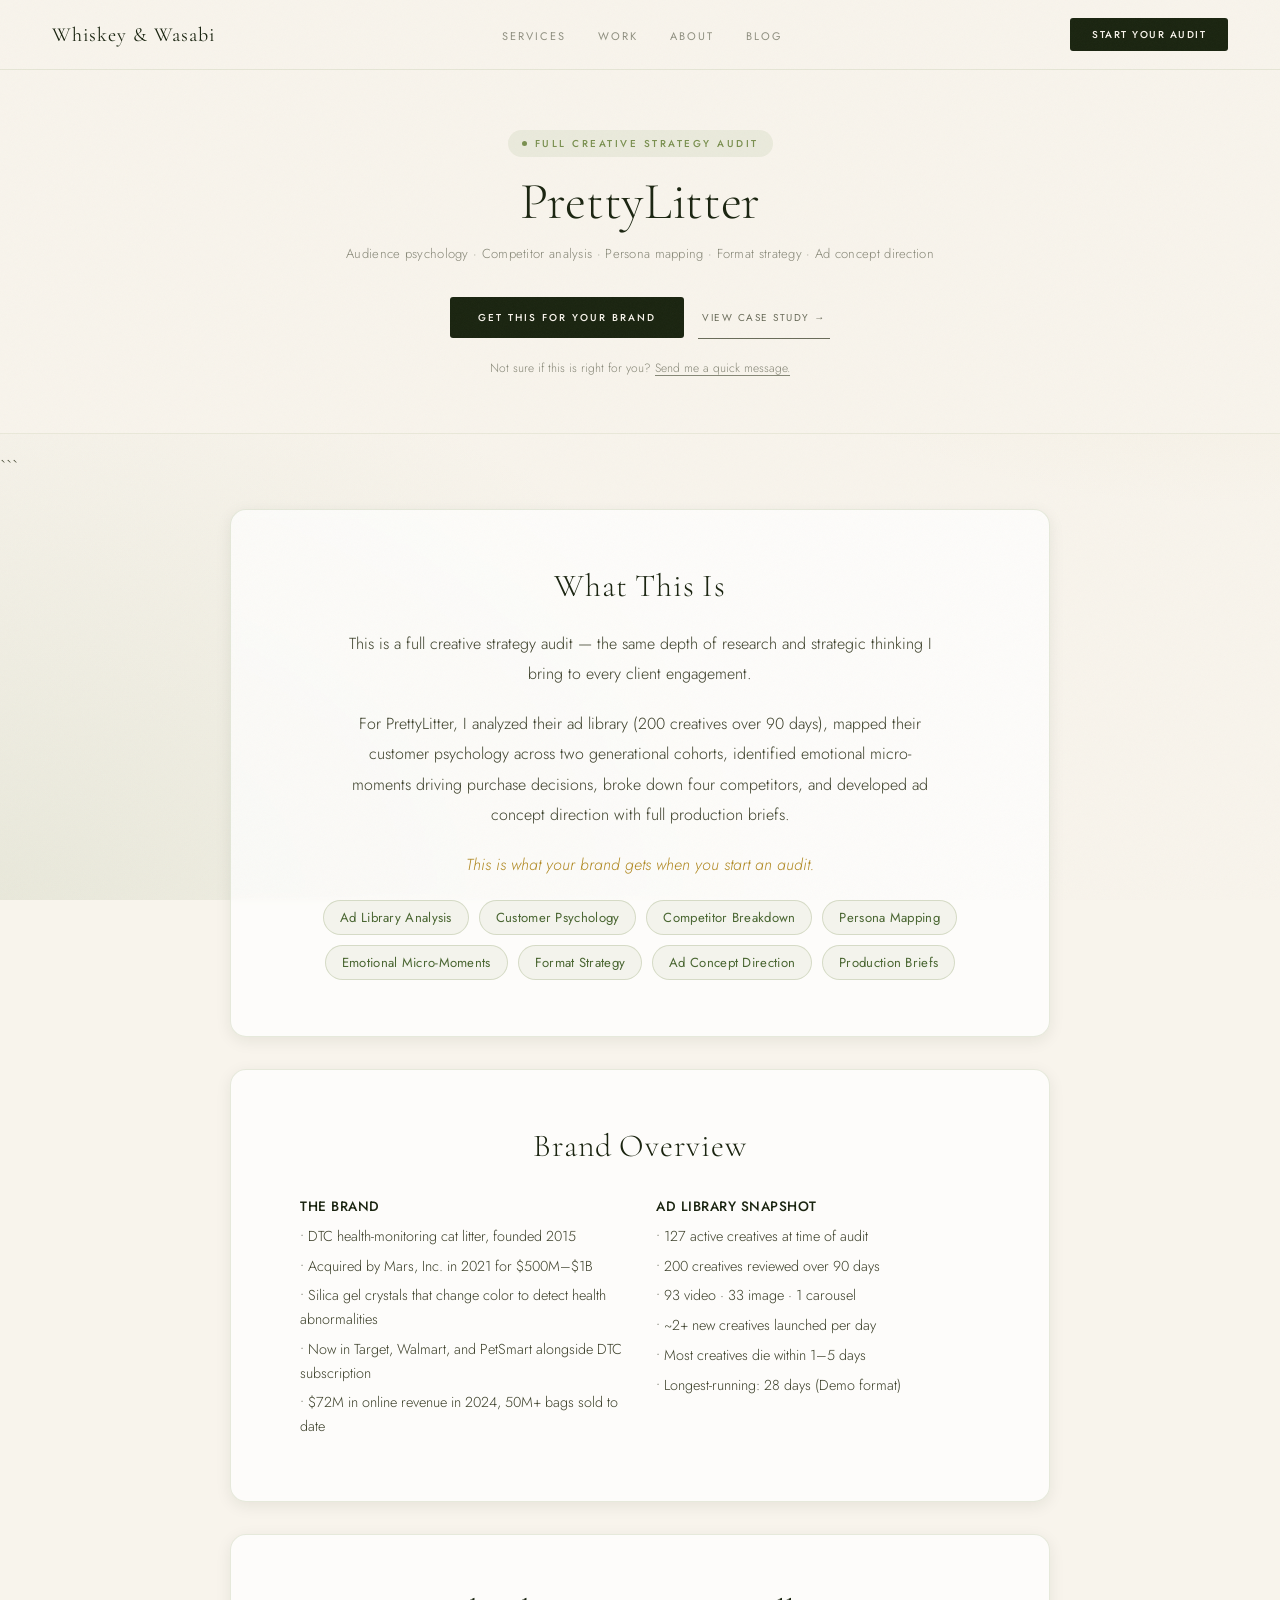
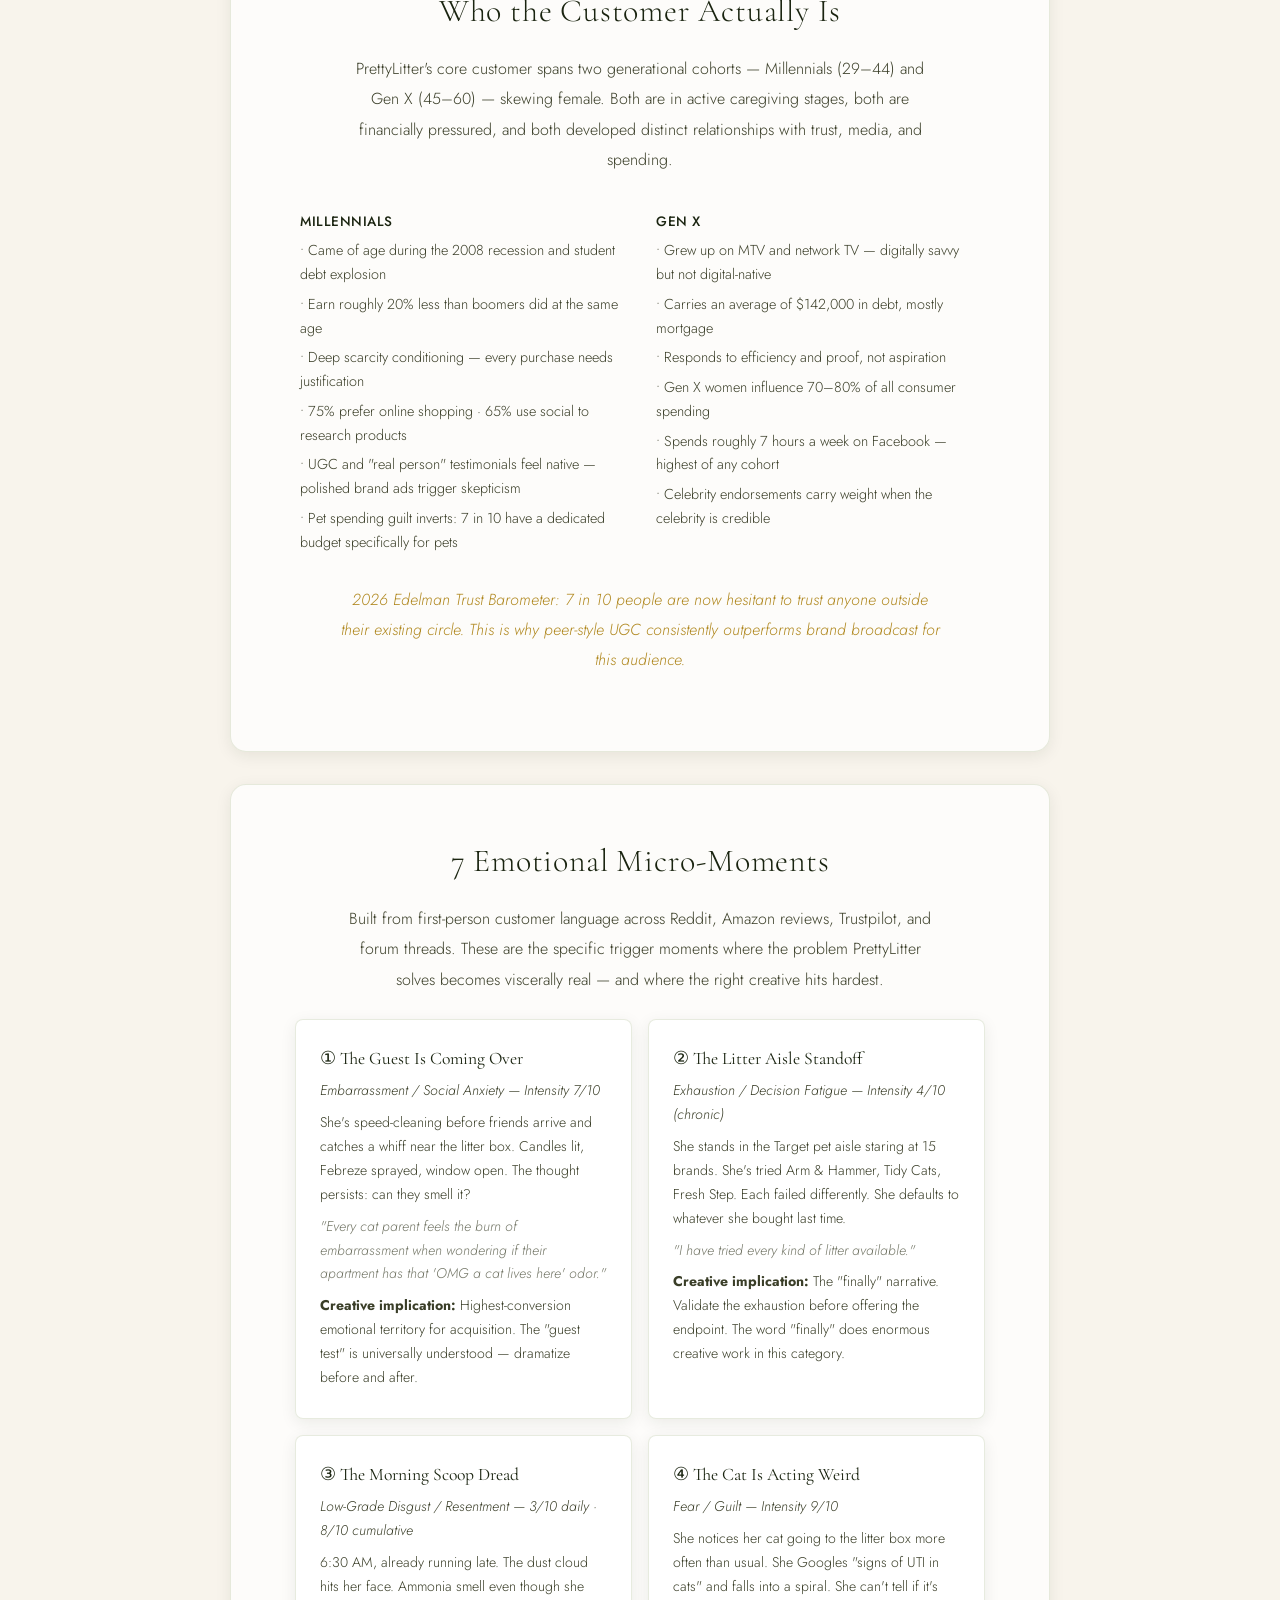
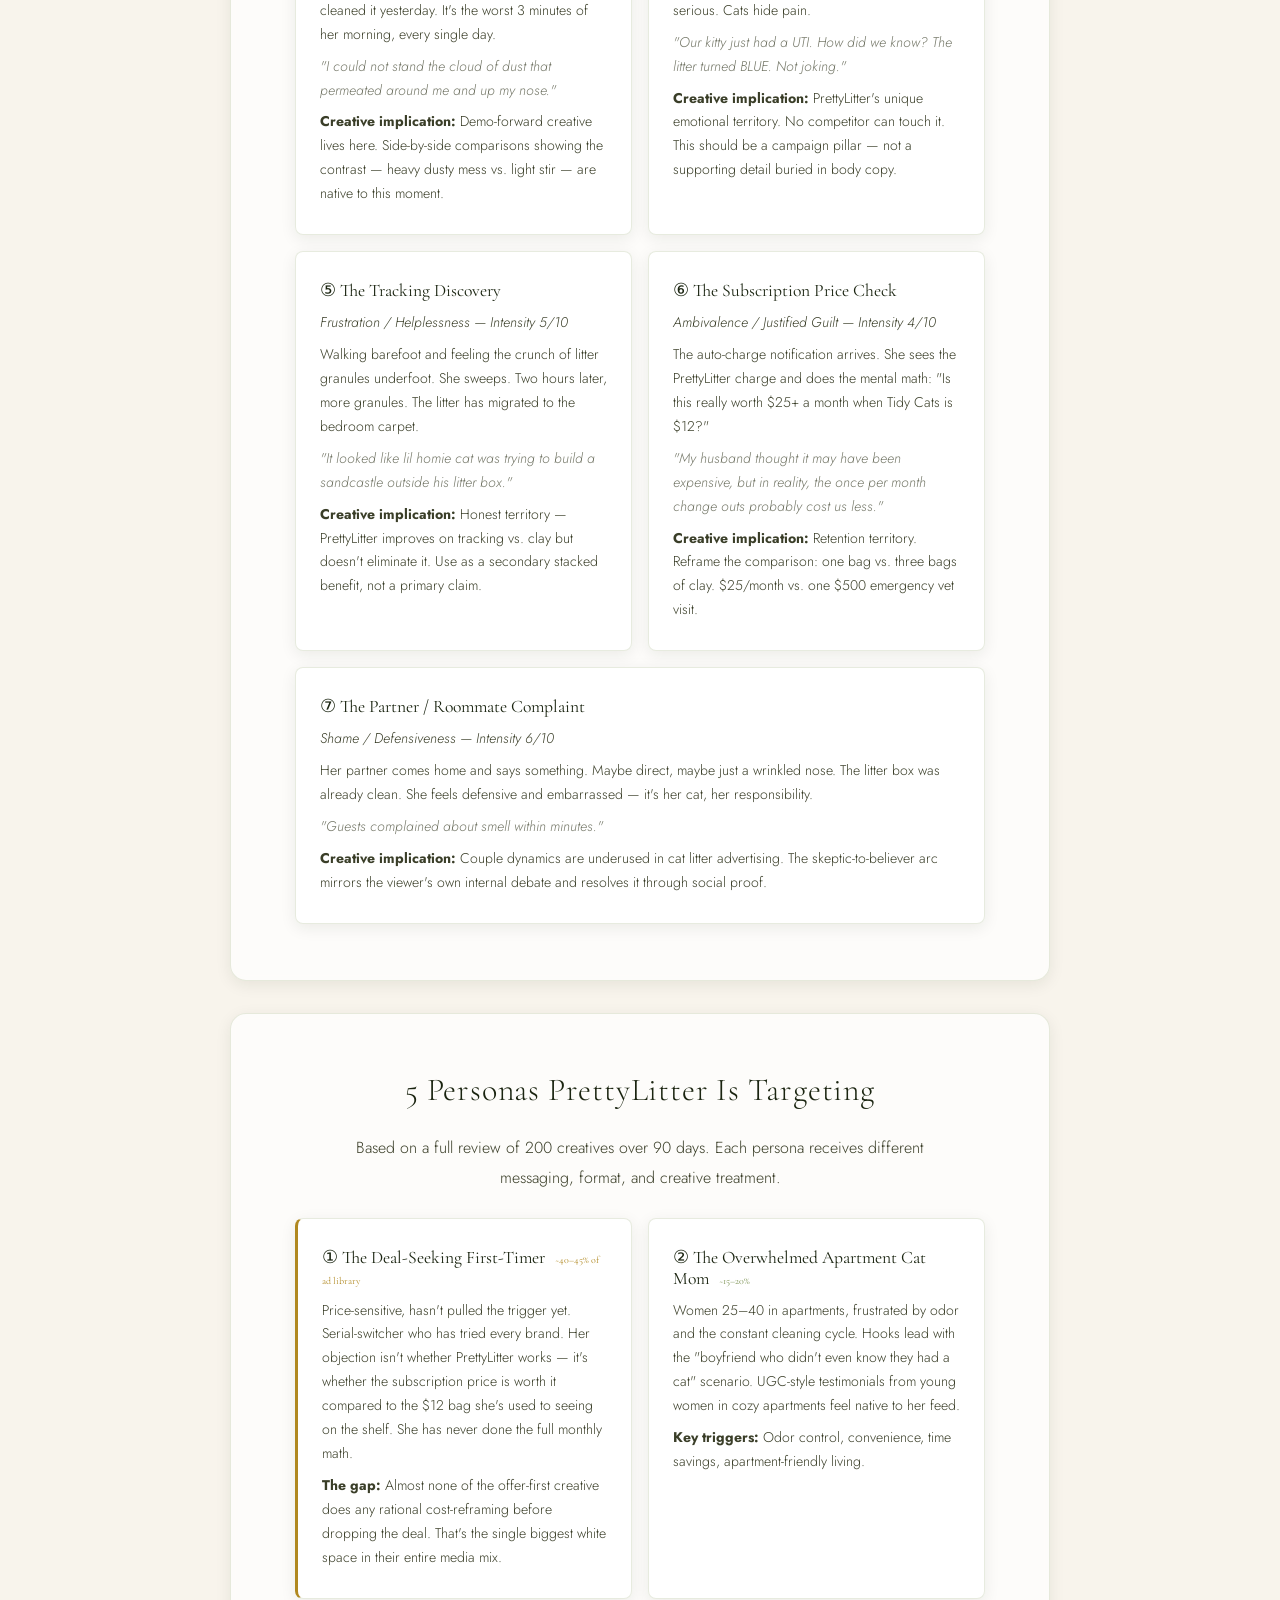
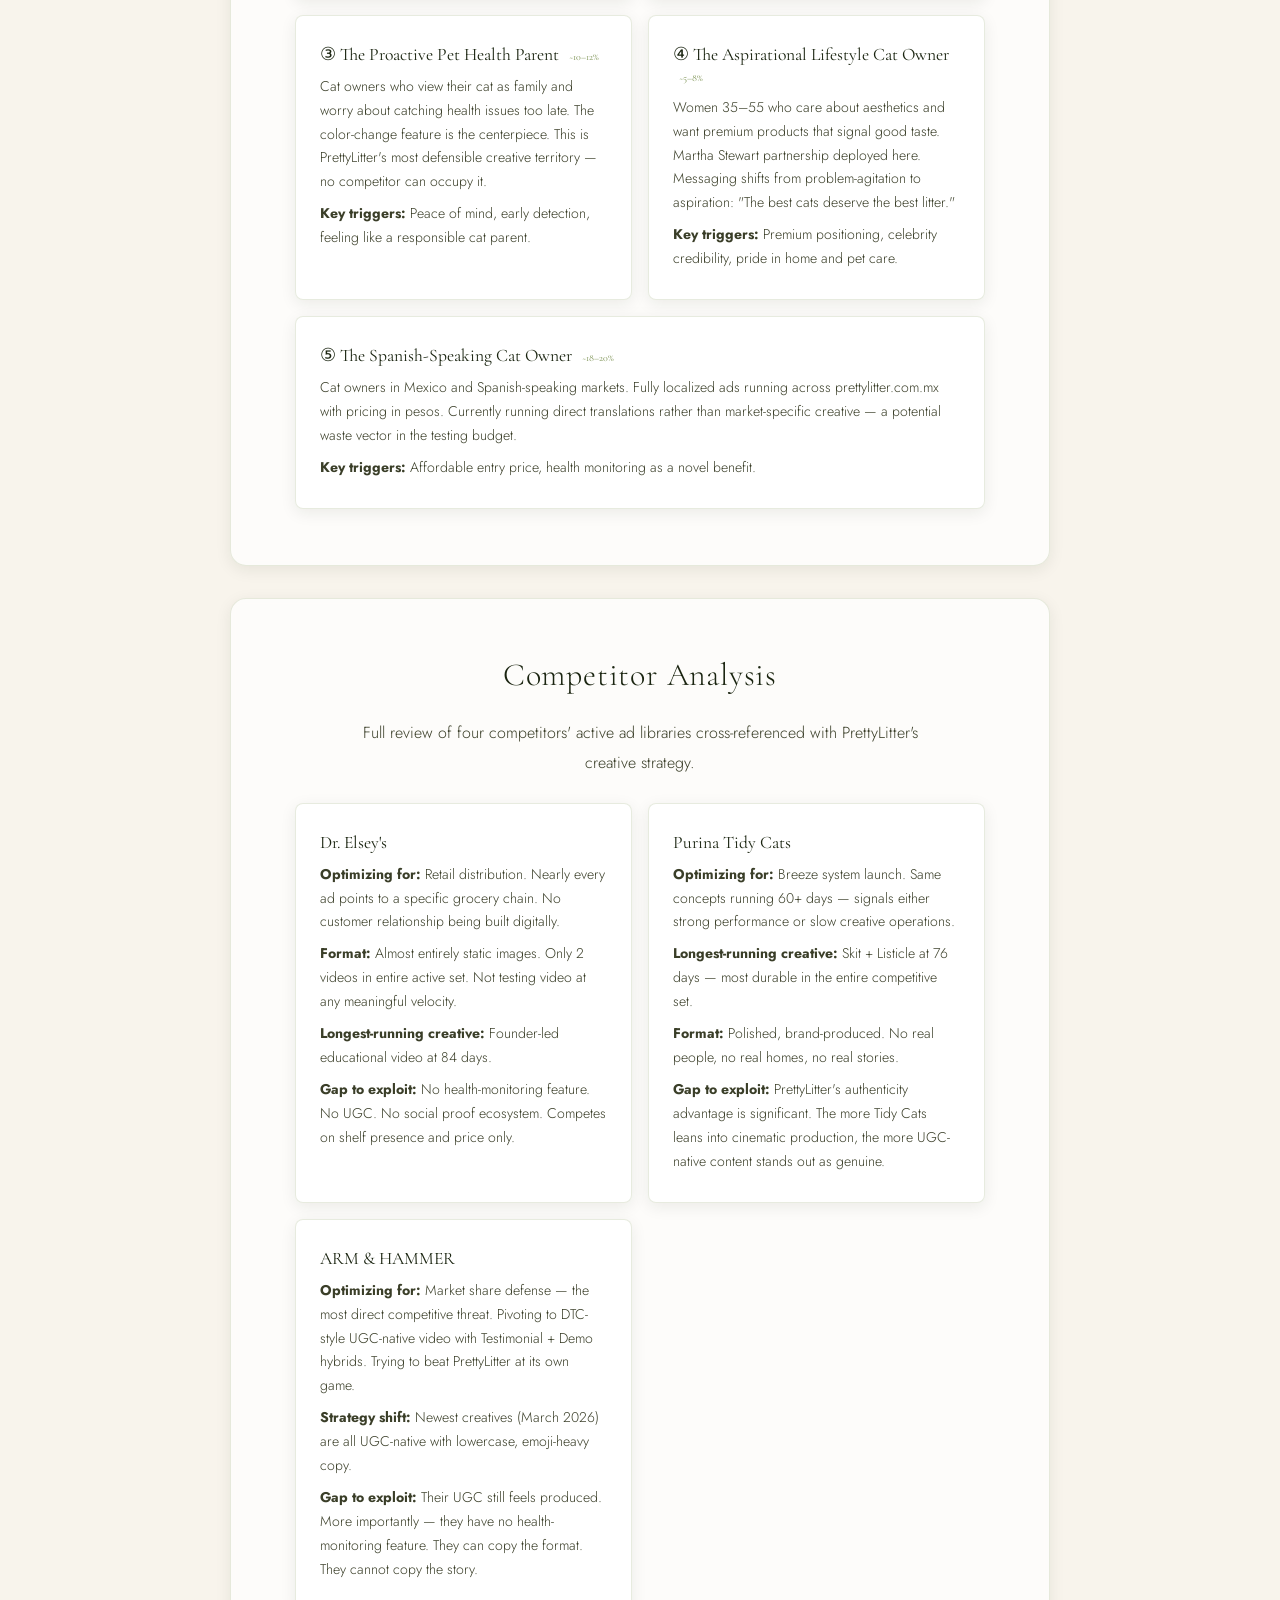
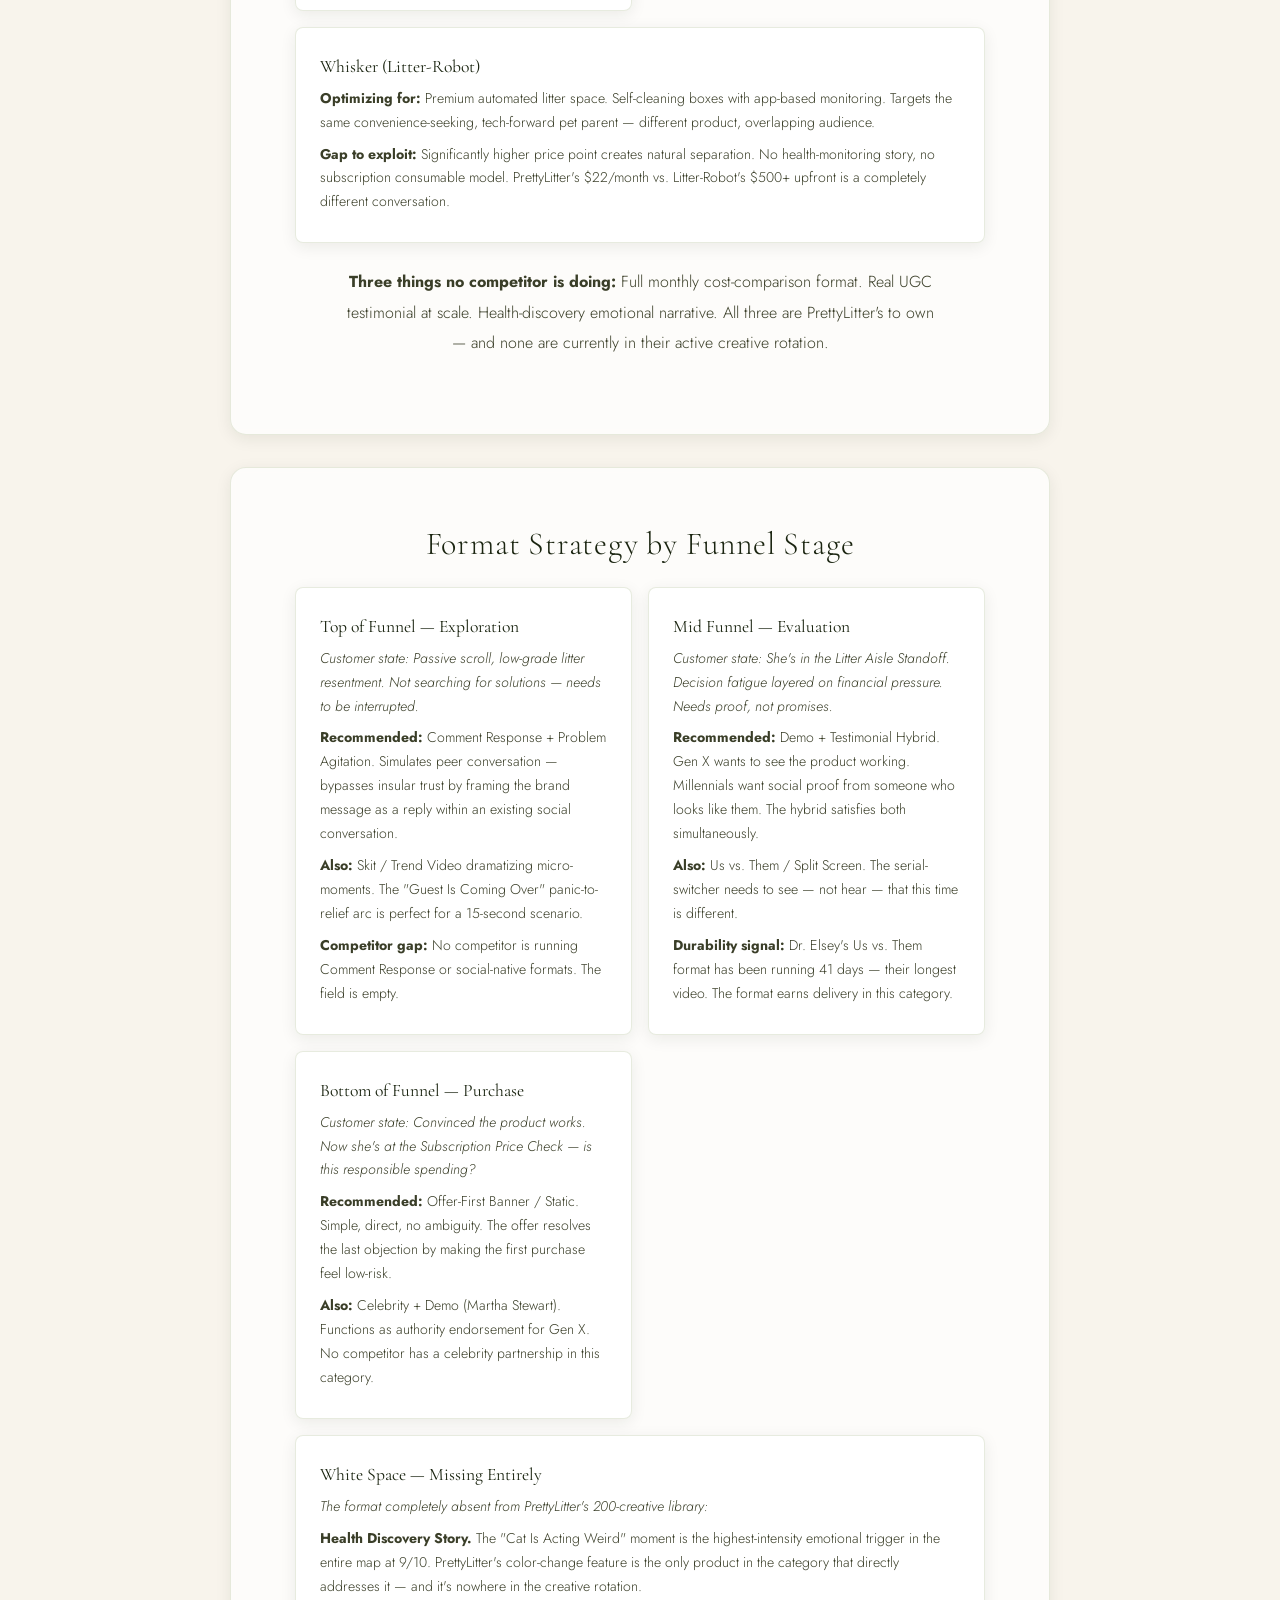
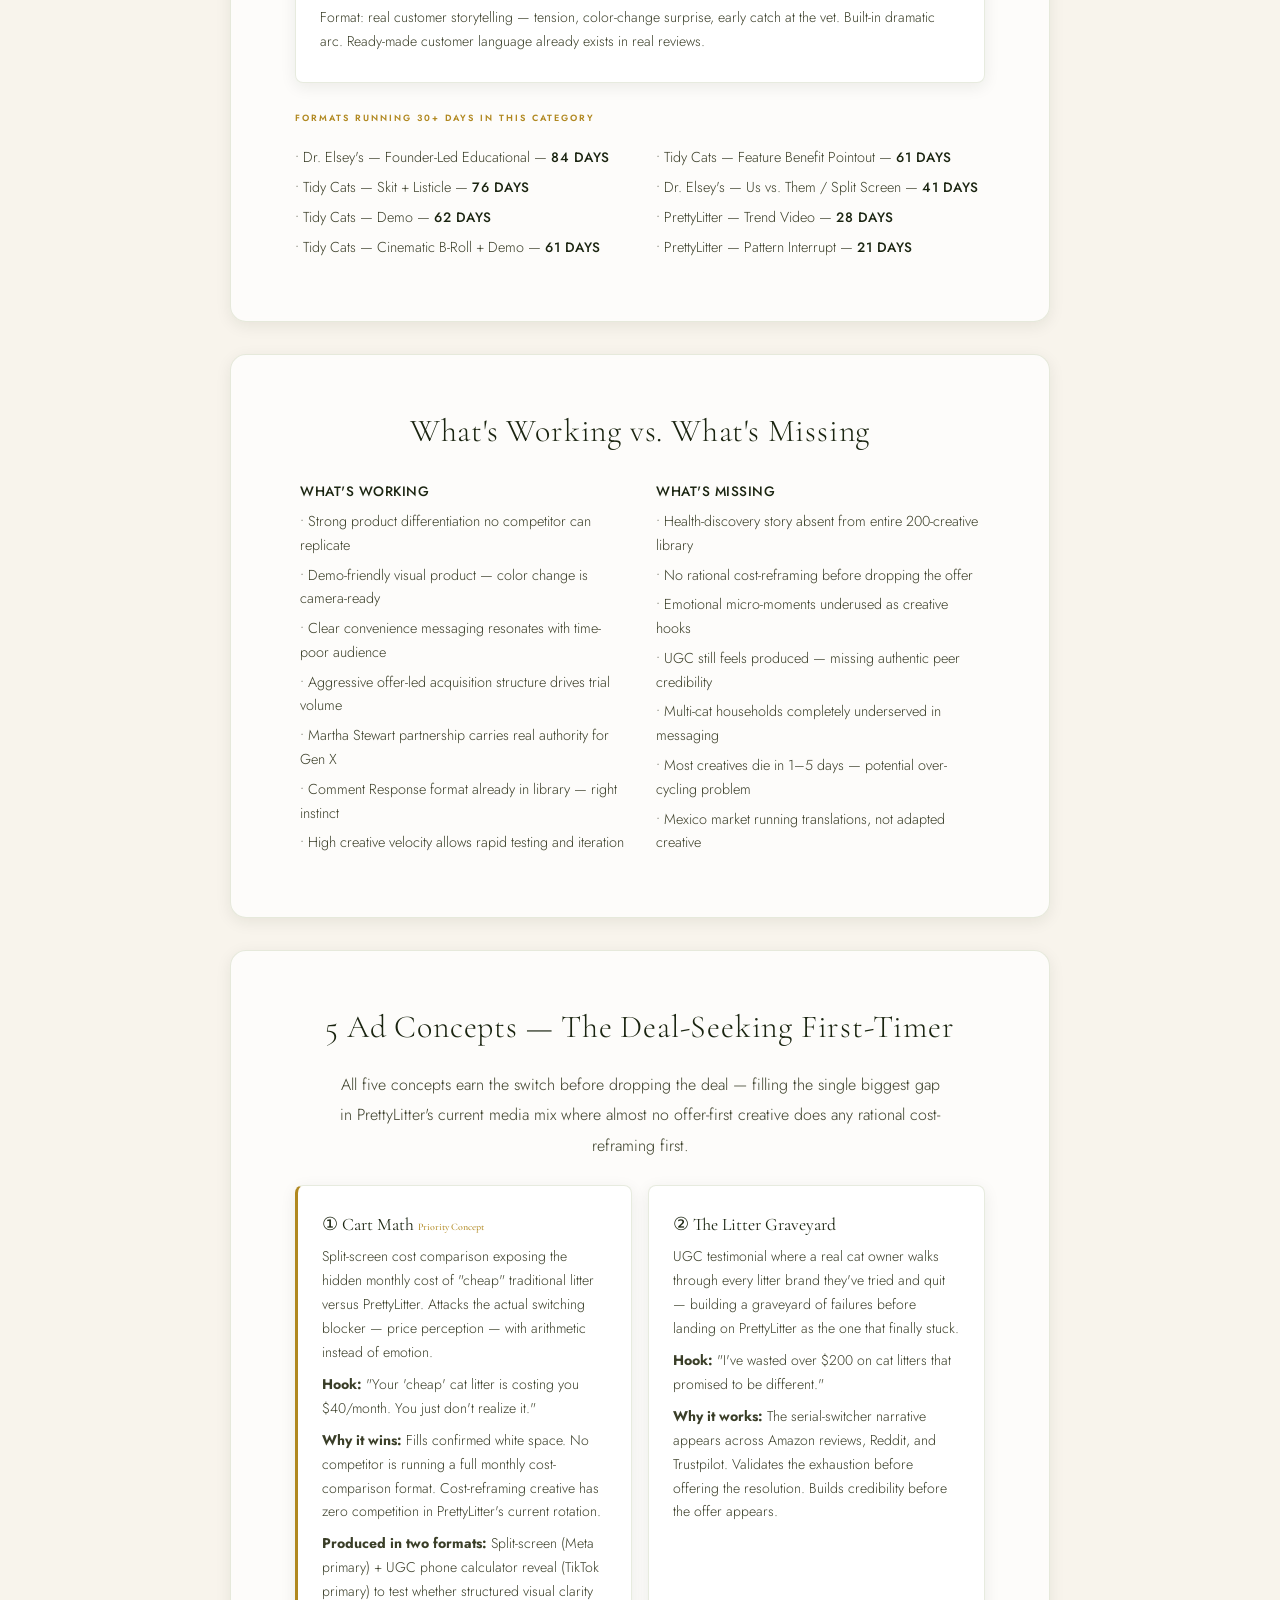
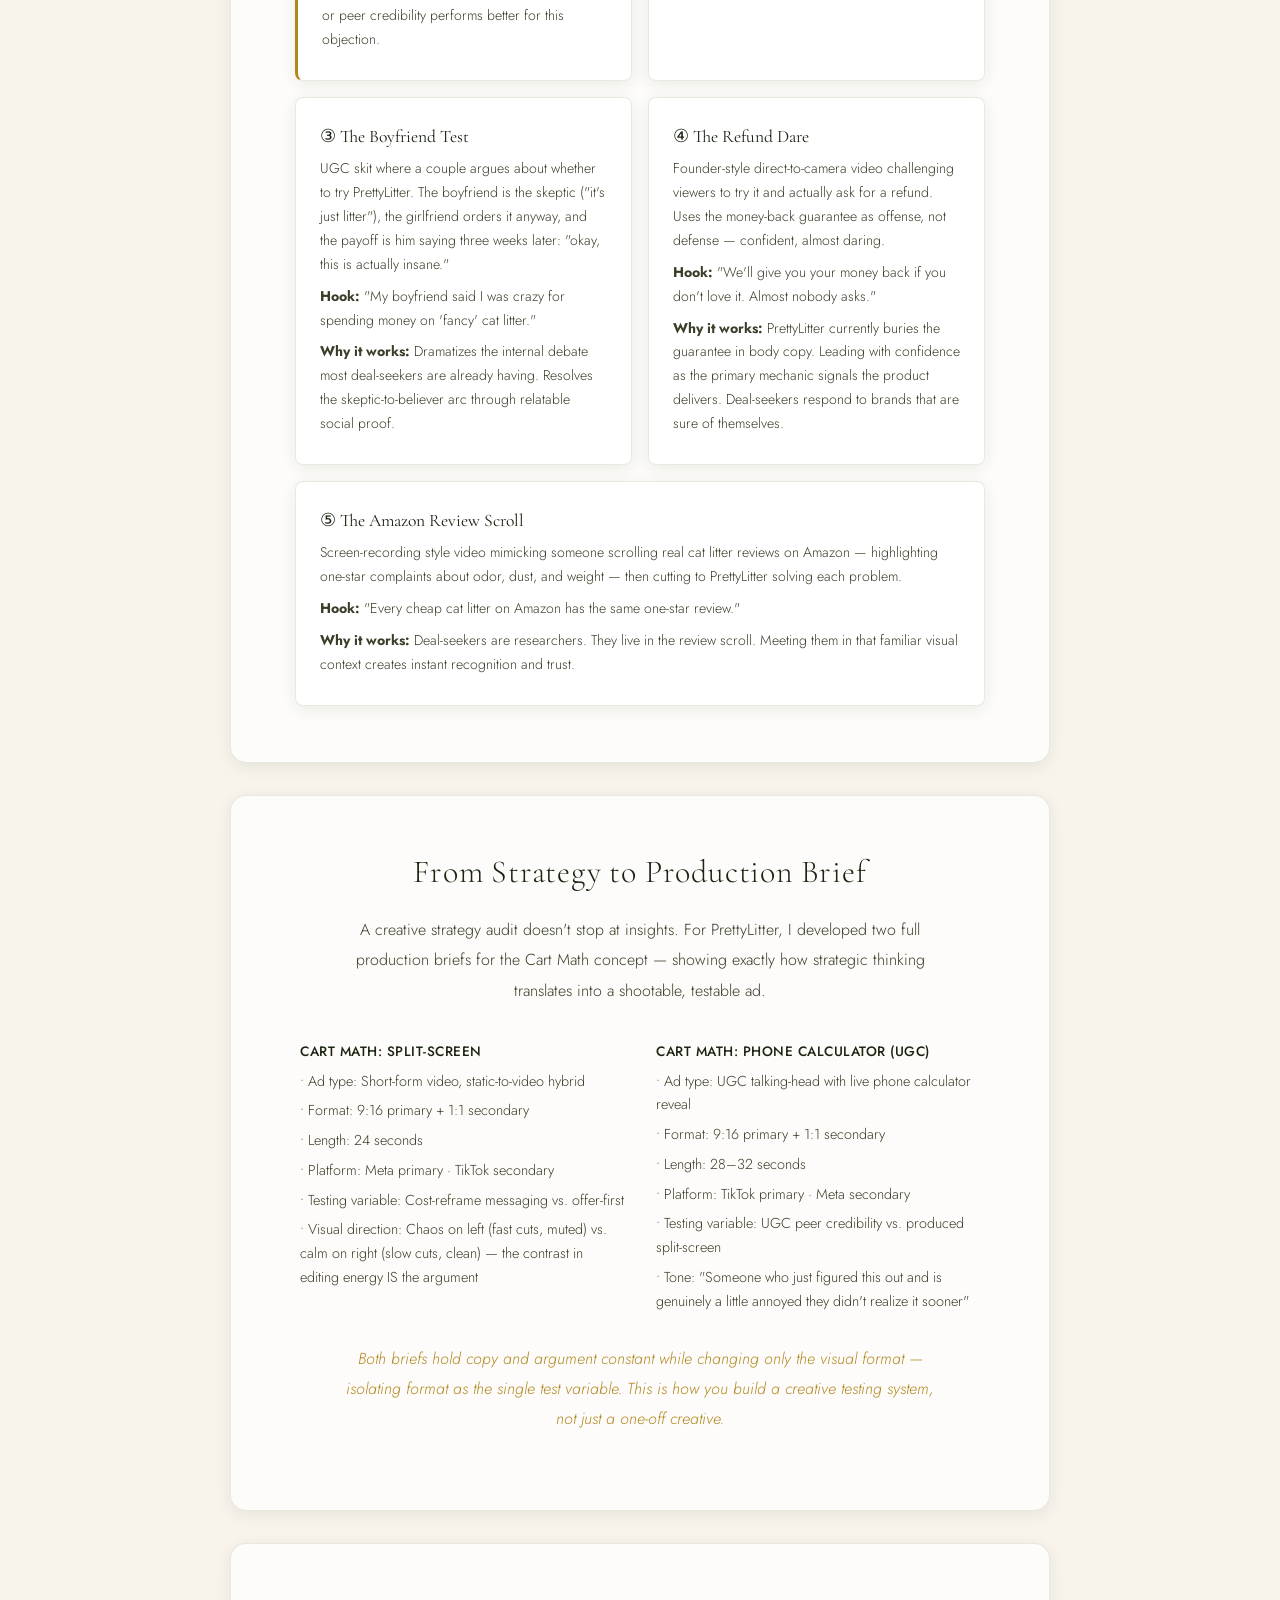
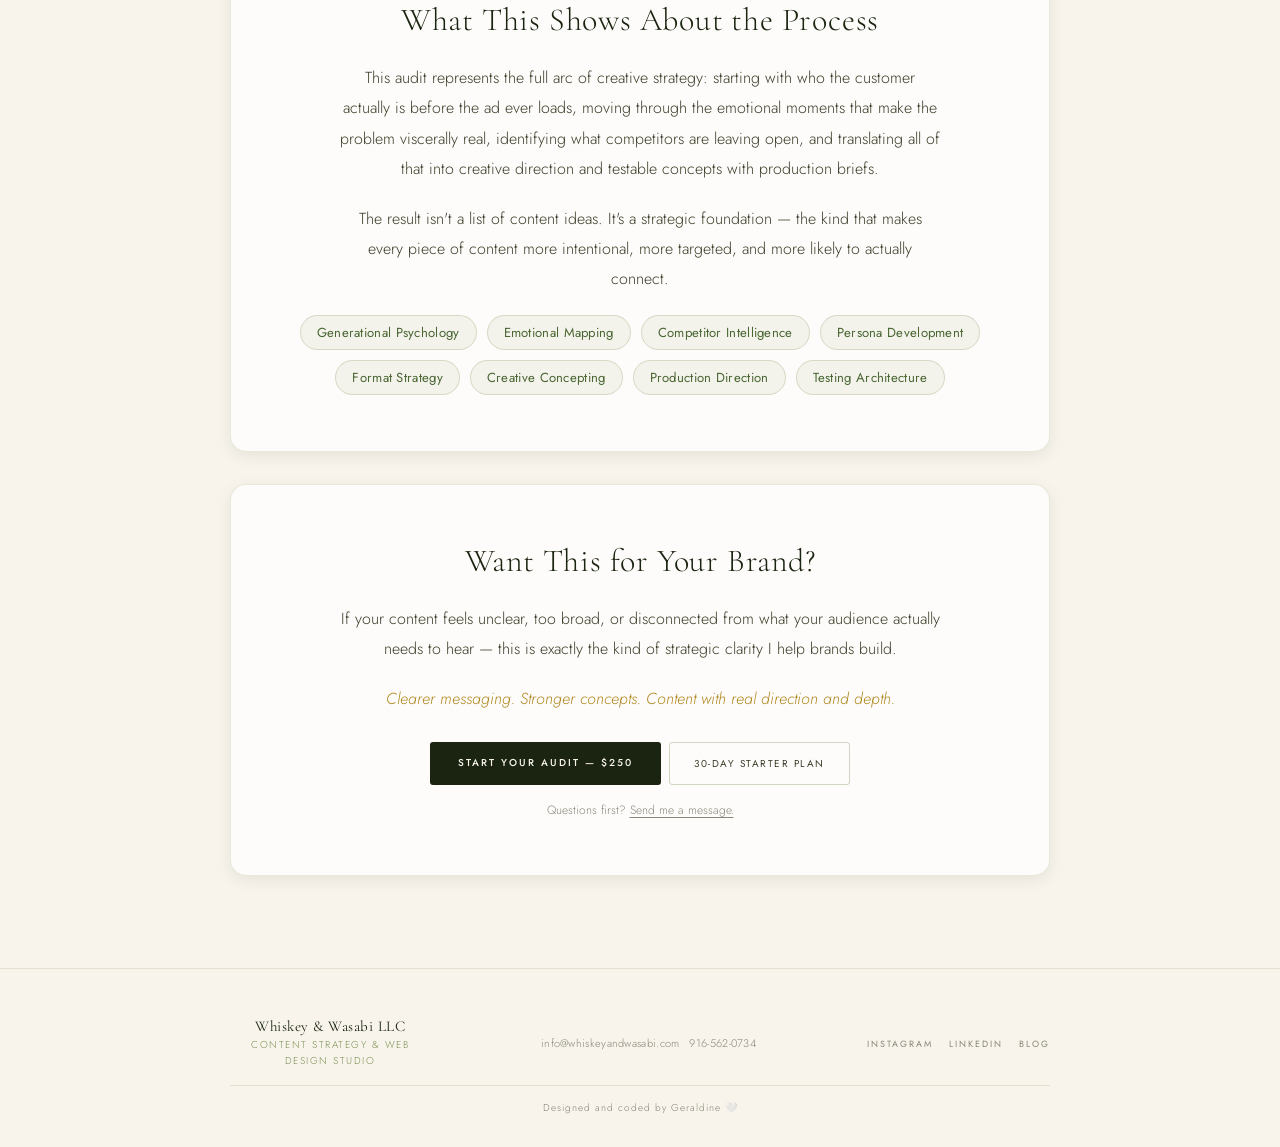
<file: pretty-litter.html>
<!doctype html>

<html lang="en">
<head>
  <!-- Google Analytics -->
<script async src="https://www.googletagmanager.com/gtag/js?id=G-5S310H4D9G"></script>
<script>
  window.dataLayer = window.dataLayer || [];
  function gtag() { dataLayer.push(arguments); }
  gtag('js', new Date());
  gtag('config', 'G-5S310H4D9G');
</script>

  <meta charset="UTF-8">
  <meta name="viewport" content="width=device-width, initial-scale=1.0">
  <title>PrettyLitter | Full Creative Strategy Audit — Whiskey &amp; Wasabi</title>
  <meta name="description" content="A full creative strategy audit for PrettyLitter — audience psychology, competitor analysis, emotional micro-moments, persona mapping, format strategy, and ad concept direction.">
<!-- SEO Meta Tags -->
  <meta name="description" content="A full creative strategy audit for PrettyLitter — audience psychology, competitor analysis, emotional micro-moments, persona mapping, and ad concept direction.">
  <meta name="keywords" content="creative strategy audit, content strategy example, brand audit, PrettyLitter, ad concept direction, audience research">
  <meta name="author" content="Geraldine Montellanos">
  <meta name="robots" content="index, follow">
  <link rel="canonical" href="https://whiskeyandwasabi.com/pretty-litter.html">

<!-- Open Graph -->
  <meta property="og:title" content="PrettyLitter — Full Creative Strategy Audit | Whiskey & Wasabi">
  <meta property="og:description" content="See exactly how a full creative strategy audit works — audience psychology, competitor gaps, persona mapping, and ad concept direction with production briefs.">
  <meta property="og:image" content="https://whiskeyandwasabi.com/images/geraldine.jpg">
  <meta property="og:url" content="https://whiskeyandwasabi.com/pretty-litter.html">
  <meta property="og:type" content="website">
  <meta property="og:site_name" content="Whiskey & Wasabi">

<!-- Twitter/X Card -->
  <meta name="twitter:card" content="summary_large_image">
  <meta name="twitter:title" content="PrettyLitter — Full Creative Strategy Audit | Whiskey & Wasabi">
  <meta name="twitter:description" content="Audience psychology, competitor analysis, persona mapping, and ad concept direction — see the full audit process.">
  <meta name="twitter:image" content="https://whiskeyandwasabi.com/images/geraldine.jpg">

  <link rel="stylesheet" href="css/master.css">
  <link href="https://fonts.googleapis.com/css2?family=Cormorant+Garamond:ital,wght@0,300;0,400;0,600;1,300;1,400;1,600&family=Jost:wght@200;300;400;500;600&display=swap" rel="stylesheet">
  <link rel="icon" href="images/paw.png" type="image/png">
</head>

<body>

  <!-- Nav -->

  <nav class="nav">
    <a href="index.html" class="nav-logo">Whiskey &amp; Wasabi</a>
    <ul class="nav-links">
      <li><a href="index.html#services">Services</a></li>
      <li><a href="pretty-litter.html">Work</a></li>
      <li><a href="index.html#welcome">About</a></li>
      <li><a href="blog/">Blog</a></li>
    </ul>
    <a href="https://forms.gle/ZJWmmA3vGbg9NNjC9" target="_blank" rel="noopener" class="nav-cta">Start Your Audit</a>
  </nav>

  <!-- Inner Hero -->

  <header class="inner-hero">
    <div class="inner-hero-content">
      <div class="tag-pill">
        <span class="dot"></span> Full Creative Strategy Audit
      </div>
      <h1 class="inner-title">PrettyLitter</h1>
      <p class="inner-subtitle">Audience psychology · Competitor analysis · Persona mapping · Format strategy · Ad concept direction</p>
      <div class="hero-buttons">
        <a href="https://forms.gle/ZJWmmA3vGbg9NNjC9" target="_blank" rel="noopener" class="btn-primary">Get This For Your Brand</a>
        <a href="case-study.html" class="btn-ghost">View Case Study →</a>
      </div>
      <p class="hero-note">
        Not sure if this is right for you?
        <a href="mailto:info@whiskeyandwasabi.com?subject=Quick%20Question">Send me a quick message.</a>
      </p>
    </div>
  </header>

  <main class="main">

```
<!-- WHAT THIS IS -->
<section class="box">
  <h2 class="welcome">What This Is</h2>
  <div class="paragraph">
    <p>This is a full creative strategy audit — the same depth of research and strategic thinking I bring to every client engagement.</p>
    <p>For PrettyLitter, I analyzed their ad library (200 creatives over 90 days), mapped their customer psychology across two generational cohorts, identified emotional micro-moments driving purchase decisions, broke down four competitors, and developed ad concept direction with full production briefs.</p>
    <p><em>This is what your brand gets when you start an audit.</em></p>
  </div>
  <div class="strategy-pill-list">
    <span class="strategy-pill">Ad Library Analysis</span>
    <span class="strategy-pill">Customer Psychology</span>
    <span class="strategy-pill">Competitor Breakdown</span>
    <span class="strategy-pill">Persona Mapping</span>
    <span class="strategy-pill">Emotional Micro-Moments</span>
    <span class="strategy-pill">Format Strategy</span>
    <span class="strategy-pill">Ad Concept Direction</span>
    <span class="strategy-pill">Production Briefs</span>
  </div>
</section>

<!-- BRAND OVERVIEW -->
<section class="box">
  <h2 class="welcome">Brand Overview</h2>
  <div class="two-columns">
    <div>
      <p><strong>The Brand</strong></p>
      <p>• DTC health-monitoring cat litter, founded 2015</p>
      <p>• Acquired by Mars, Inc. in 2021 for $500M–$1B</p>
      <p>• Silica gel crystals that change color to detect health abnormalities</p>
      <p>• Now in Target, Walmart, and PetSmart alongside DTC subscription</p>
      <p>• $72M in online revenue in 2024, 50M+ bags sold to date</p>
    </div>
    <div>
      <p><strong>Ad Library Snapshot</strong></p>
      <p>• 127 active creatives at time of audit</p>
      <p>• 200 creatives reviewed over 90 days</p>
      <p>• 93 video · 33 image · 1 carousel</p>
      <p>• ~2+ new creatives launched per day</p>
      <p>• Most creatives die within 1–5 days</p>
      <p>• Longest-running: 28 days (Demo format)</p>
    </div>
  </div>
</section>

<!-- GENERATIONAL RESEARCH -->
<section class="box">
  <h2 class="welcome">Who the Customer Actually Is</h2>
  <div class="paragraph">
    <p>PrettyLitter's core customer spans two generational cohorts — Millennials (29–44) and Gen X (45–60) — skewing female. Both are in active caregiving stages, both are financially pressured, and both developed distinct relationships with trust, media, and spending.</p>
  </div>
  <div class="two-columns" style="margin-top:28px;">
    <div>
      <p><strong>Millennials</strong></p>
      <p>• Came of age during the 2008 recession and student debt explosion</p>
      <p>• Earn roughly 20% less than boomers did at the same age</p>
      <p>• Deep scarcity conditioning — every purchase needs justification</p>
      <p>• 75% prefer online shopping · 65% use social to research products</p>
      <p>• UGC and "real person" testimonials feel native — polished brand ads trigger skepticism</p>
      <p>• Pet spending guilt inverts: 7 in 10 have a dedicated budget specifically for pets</p>
    </div>
    <div>
      <p><strong>Gen X</strong></p>
      <p>• Grew up on MTV and network TV — digitally savvy but not digital-native</p>
      <p>• Carries an average of $142,000 in debt, mostly mortgage</p>
      <p>• Responds to efficiency and proof, not aspiration</p>
      <p>• Gen X women influence 70–80% of all consumer spending</p>
      <p>• Spends roughly 7 hours a week on Facebook — highest of any cohort</p>
      <p>• Celebrity endorsements carry weight when the celebrity is credible</p>
    </div>
  </div>
  <div class="paragraph" style="margin-top:24px;">
    <p><em>2026 Edelman Trust Barometer: 7 in 10 people are now hesitant to trust anyone outside their existing circle. This is why peer-style UGC consistently outperforms brand broadcast for this audience.</em></p>
  </div>
</section>

<!-- 7 MICRO-MOMENTS -->
<section class="box">
  <h2 class="welcome">7 Emotional Micro-Moments</h2>
  <div class="paragraph">
    <p>Built from first-person customer language across Reddit, Amazon reviews, Trustpilot, and forum threads. These are the specific trigger moments where the problem PrettyLitter solves becomes viscerally real — and where the right creative hits hardest.</p>
  </div>
  <div class="sample-grid" style="margin-top:24px;">

    <div class="strategy-sample-box">
      <h3>① The Guest Is Coming Over</h3>
      <p><em>Embarrassment / Social Anxiety — Intensity 7/10</em></p>
      <p style="margin-top:8px;">She's speed-cleaning before friends arrive and catches a whiff near the litter box. Candles lit, Febreze sprayed, window open. The thought persists: can they smell it?</p>
      <p style="margin-top:8px; font-style:italic; opacity:0.7;">"Every cat parent feels the burn of embarrassment when wondering if their apartment has that 'OMG a cat lives here' odor."</p>
      <p style="margin-top:8px;"><strong>Creative implication:</strong> Highest-conversion emotional territory for acquisition. The "guest test" is universally understood — dramatize before and after.</p>
    </div>

    <div class="strategy-sample-box">
      <h3>② The Litter Aisle Standoff</h3>
      <p><em>Exhaustion / Decision Fatigue — Intensity 4/10 (chronic)</em></p>
      <p style="margin-top:8px;">She stands in the Target pet aisle staring at 15 brands. She's tried Arm &amp; Hammer, Tidy Cats, Fresh Step. Each failed differently. She defaults to whatever she bought last time.</p>
      <p style="margin-top:8px; font-style:italic; opacity:0.7;">"I have tried every kind of litter available."</p>
      <p style="margin-top:8px;"><strong>Creative implication:</strong> The "finally" narrative. Validate the exhaustion before offering the endpoint. The word "finally" does enormous creative work in this category.</p>
    </div>

    <div class="strategy-sample-box">
      <h3>③ The Morning Scoop Dread</h3>
      <p><em>Low-Grade Disgust / Resentment — 3/10 daily · 8/10 cumulative</em></p>
      <p style="margin-top:8px;">6:30 AM, already running late. The dust cloud hits her face. Ammonia smell even though she cleaned it yesterday. It's the worst 3 minutes of her morning, every single day.</p>
      <p style="margin-top:8px; font-style:italic; opacity:0.7;">"I could not stand the cloud of dust that permeated around me and up my nose."</p>
      <p style="margin-top:8px;"><strong>Creative implication:</strong> Demo-forward creative lives here. Side-by-side comparisons showing the contrast — heavy dusty mess vs. light stir — are native to this moment.</p>
    </div>

    <div class="strategy-sample-box">
      <h3>④ The Cat Is Acting Weird</h3>
      <p><em>Fear / Guilt — Intensity 9/10</em></p>
      <p style="margin-top:8px;">She notices her cat going to the litter box more often than usual. She Googles "signs of UTI in cats" and falls into a spiral. She can't tell if it's serious. Cats hide pain.</p>
      <p style="margin-top:8px; font-style:italic; opacity:0.7;">"Our kitty just had a UTI. How did we know? The litter turned BLUE. Not joking."</p>
      <p style="margin-top:8px;"><strong>Creative implication:</strong> PrettyLitter's unique emotional territory. No competitor can touch it. This should be a campaign pillar — not a supporting detail buried in body copy.</p>
    </div>

    <div class="strategy-sample-box">
      <h3>⑤ The Tracking Discovery</h3>
      <p><em>Frustration / Helplessness — Intensity 5/10</em></p>
      <p style="margin-top:8px;">Walking barefoot and feeling the crunch of litter granules underfoot. She sweeps. Two hours later, more granules. The litter has migrated to the bedroom carpet.</p>
      <p style="margin-top:8px; font-style:italic; opacity:0.7;">"It looked like lil homie cat was trying to build a sandcastle outside his litter box."</p>
      <p style="margin-top:8px;"><strong>Creative implication:</strong> Honest territory — PrettyLitter improves on tracking vs. clay but doesn't eliminate it. Use as a secondary stacked benefit, not a primary claim.</p>
    </div>

    <div class="strategy-sample-box">
      <h3>⑥ The Subscription Price Check</h3>
      <p><em>Ambivalence / Justified Guilt — Intensity 4/10</em></p>
      <p style="margin-top:8px;">The auto-charge notification arrives. She sees the PrettyLitter charge and does the mental math: "Is this really worth $25+ a month when Tidy Cats is $12?"</p>
      <p style="margin-top:8px; font-style:italic; opacity:0.7;">"My husband thought it may have been expensive, but in reality, the once per month change outs probably cost us less."</p>
      <p style="margin-top:8px;"><strong>Creative implication:</strong> Retention territory. Reframe the comparison: one bag vs. three bags of clay. $25/month vs. one $500 emergency vet visit.</p>
    </div>

    <div class="strategy-sample-box">
      <h3>⑦ The Partner / Roommate Complaint</h3>
      <p><em>Shame / Defensiveness — Intensity 6/10</em></p>
      <p style="margin-top:8px;">Her partner comes home and says something. Maybe direct, maybe just a wrinkled nose. The litter box was already clean. She feels defensive and embarrassed — it's her cat, her responsibility.</p>
      <p style="margin-top:8px; font-style:italic; opacity:0.7;">"Guests complained about smell within minutes."</p>
      <p style="margin-top:8px;"><strong>Creative implication:</strong> Couple dynamics are underused in cat litter advertising. The skeptic-to-believer arc mirrors the viewer's own internal debate and resolves it through social proof.</p>
    </div>

  </div>
</section>

<!-- 5 PERSONAS -->
<section class="box">
  <h2 class="welcome">5 Personas PrettyLitter Is Targeting</h2>
  <div class="paragraph">
    <p>Based on a full review of 200 creatives over 90 days. Each persona receives different messaging, format, and creative treatment.</p>
  </div>
  <div class="sample-grid" style="margin-top:24px;">

    <div class="strategy-sample-box" style="border-left:3px solid var(--honey);">
      <h3>① The Deal-Seeking First-Timer <span style="font-size:10px; font-weight:400; color:var(--honey); margin-left:6px;">~40–45% of ad library</span></h3>
      <p>Price-sensitive, hasn't pulled the trigger yet. Serial-switcher who has tried every brand. Her objection isn't whether PrettyLitter works — it's whether the subscription price is worth it compared to the $12 bag she's used to seeing on the shelf. She has never done the full monthly math.</p>
      <p style="margin-top:8px;"><strong>The gap:</strong> Almost none of the offer-first creative does any rational cost-reframing before dropping the deal. That's the single biggest white space in their entire media mix.</p>
    </div>

    <div class="strategy-sample-box">
      <h3>② The Overwhelmed Apartment Cat Mom <span style="font-size:10px; font-weight:400; color:var(--sage); margin-left:6px;">~15–20%</span></h3>
      <p>Women 25–40 in apartments, frustrated by odor and the constant cleaning cycle. Hooks lead with the "boyfriend who didn't even know they had a cat" scenario. UGC-style testimonials from young women in cozy apartments feel native to her feed.</p>
      <p style="margin-top:8px;"><strong>Key triggers:</strong> Odor control, convenience, time savings, apartment-friendly living.</p>
    </div>

    <div class="strategy-sample-box">
      <h3>③ The Proactive Pet Health Parent <span style="font-size:10px; font-weight:400; color:var(--sage); margin-left:6px;">~10–12%</span></h3>
      <p>Cat owners who view their cat as family and worry about catching health issues too late. The color-change feature is the centerpiece. This is PrettyLitter's most defensible creative territory — no competitor can occupy it.</p>
      <p style="margin-top:8px;"><strong>Key triggers:</strong> Peace of mind, early detection, feeling like a responsible cat parent.</p>
    </div>

    <div class="strategy-sample-box">
      <h3>④ The Aspirational Lifestyle Cat Owner <span style="font-size:10px; font-weight:400; color:var(--sage); margin-left:6px;">~5–8%</span></h3>
      <p>Women 35–55 who care about aesthetics and want premium products that signal good taste. Martha Stewart partnership deployed here. Messaging shifts from problem-agitation to aspiration: "The best cats deserve the best litter."</p>
      <p style="margin-top:8px;"><strong>Key triggers:</strong> Premium positioning, celebrity credibility, pride in home and pet care.</p>
    </div>

    <div class="strategy-sample-box">
      <h3>⑤ The Spanish-Speaking Cat Owner <span style="font-size:10px; font-weight:400; color:var(--sage); margin-left:6px;">~18–20%</span></h3>
      <p>Cat owners in Mexico and Spanish-speaking markets. Fully localized ads running across prettylitter.com.mx with pricing in pesos. Currently running direct translations rather than market-specific creative — a potential waste vector in the testing budget.</p>
      <p style="margin-top:8px;"><strong>Key triggers:</strong> Affordable entry price, health monitoring as a novel benefit.</p>
    </div>

  </div>
</section>

<!-- COMPETITOR ANALYSIS -->
<section class="box">
  <h2 class="welcome">Competitor Analysis</h2>
  <div class="paragraph">
    <p>Full review of four competitors' active ad libraries cross-referenced with PrettyLitter's creative strategy.</p>
  </div>
  <div class="sample-grid" style="margin-top:24px;">

    <div class="strategy-sample-box">
      <h3>Dr. Elsey's</h3>
      <p><strong>Optimizing for:</strong> Retail distribution. Nearly every ad points to a specific grocery chain. No customer relationship being built digitally.</p>
      <p style="margin-top:8px;"><strong>Format:</strong> Almost entirely static images. Only 2 videos in entire active set. Not testing video at any meaningful velocity.</p>
      <p style="margin-top:8px;"><strong>Longest-running creative:</strong> Founder-led educational video at 84 days.</p>
      <p style="margin-top:8px;"><strong>Gap to exploit:</strong> No health-monitoring feature. No UGC. No social proof ecosystem. Competes on shelf presence and price only.</p>
    </div>

    <div class="strategy-sample-box">
      <h3>Purina Tidy Cats</h3>
      <p><strong>Optimizing for:</strong> Breeze system launch. Same concepts running 60+ days — signals either strong performance or slow creative operations.</p>
      <p style="margin-top:8px;"><strong>Longest-running creative:</strong> Skit + Listicle at 76 days — most durable in the entire competitive set.</p>
      <p style="margin-top:8px;"><strong>Format:</strong> Polished, brand-produced. No real people, no real homes, no real stories.</p>
      <p style="margin-top:8px;"><strong>Gap to exploit:</strong> PrettyLitter's authenticity advantage is significant. The more Tidy Cats leans into cinematic production, the more UGC-native content stands out as genuine.</p>
    </div>

    <div class="strategy-sample-box">
      <h3>ARM &amp; HAMMER</h3>
      <p><strong>Optimizing for:</strong> Market share defense — the most direct competitive threat. Pivoting to DTC-style UGC-native video with Testimonial + Demo hybrids. Trying to beat PrettyLitter at its own game.</p>
      <p style="margin-top:8px;"><strong>Strategy shift:</strong> Newest creatives (March 2026) are all UGC-native with lowercase, emoji-heavy copy.</p>
      <p style="margin-top:8px;"><strong>Gap to exploit:</strong> Their UGC still feels produced. More importantly — they have no health-monitoring feature. They can copy the format. They cannot copy the story.</p>
    </div>

    <div class="strategy-sample-box">
      <h3>Whisker (Litter-Robot)</h3>
      <p><strong>Optimizing for:</strong> Premium automated litter space. Self-cleaning boxes with app-based monitoring. Targets the same convenience-seeking, tech-forward pet parent — different product, overlapping audience.</p>
      <p style="margin-top:8px;"><strong>Gap to exploit:</strong> Significantly higher price point creates natural separation. No health-monitoring story, no subscription consumable model. PrettyLitter's $22/month vs. Litter-Robot's $500+ upfront is a completely different conversation.</p>
    </div>

  </div>
  <div class="paragraph" style="margin-top:24px;">
    <p><strong>Three things no competitor is doing:</strong> Full monthly cost-comparison format. Real UGC testimonial at scale. Health-discovery emotional narrative. All three are PrettyLitter's to own — and none are currently in their active creative rotation.</p>
  </div>
</section>

<!-- FORMAT STRATEGY -->
<section class="box">
  <h2 class="welcome">Format Strategy by Funnel Stage</h2>
  <div class="sample-grid">

    <div class="strategy-sample-box">
      <h3>Top of Funnel — Exploration</h3>
      <p><em>Customer state: Passive scroll, low-grade litter resentment. Not searching for solutions — needs to be interrupted.</em></p>
      <p style="margin-top:8px;"><strong>Recommended:</strong> Comment Response + Problem Agitation. Simulates peer conversation — bypasses insular trust by framing the brand message as a reply within an existing social conversation.</p>
      <p style="margin-top:8px;"><strong>Also:</strong> Skit / Trend Video dramatizing micro-moments. The "Guest Is Coming Over" panic-to-relief arc is perfect for a 15-second scenario.</p>
      <p style="margin-top:8px;"><strong>Competitor gap:</strong> No competitor is running Comment Response or social-native formats. The field is empty.</p>
    </div>

    <div class="strategy-sample-box">
      <h3>Mid Funnel — Evaluation</h3>
      <p><em>Customer state: She's in the Litter Aisle Standoff. Decision fatigue layered on financial pressure. Needs proof, not promises.</em></p>
      <p style="margin-top:8px;"><strong>Recommended:</strong> Demo + Testimonial Hybrid. Gen X wants to see the product working. Millennials want social proof from someone who looks like them. The hybrid satisfies both simultaneously.</p>
      <p style="margin-top:8px;"><strong>Also:</strong> Us vs. Them / Split Screen. The serial-switcher needs to see — not hear — that this time is different.</p>
      <p style="margin-top:8px;"><strong>Durability signal:</strong> Dr. Elsey's Us vs. Them format has been running 41 days — their longest video. The format earns delivery in this category.</p>
    </div>

    <div class="strategy-sample-box">
      <h3>Bottom of Funnel — Purchase</h3>
      <p><em>Customer state: Convinced the product works. Now she's at the Subscription Price Check — is this responsible spending?</em></p>
      <p style="margin-top:8px;"><strong>Recommended:</strong> Offer-First Banner / Static. Simple, direct, no ambiguity. The offer resolves the last objection by making the first purchase feel low-risk.</p>
      <p style="margin-top:8px;"><strong>Also:</strong> Celebrity + Demo (Martha Stewart). Functions as authority endorsement for Gen X. No competitor has a celebrity partnership in this category.</p>
    </div>

    <div class="strategy-sample-box">
      <h3>White Space — Missing Entirely</h3>
      <p><em>The format completely absent from PrettyLitter's 200-creative library:</em></p>
      <p style="margin-top:8px;"><strong>Health Discovery Story.</strong> The "Cat Is Acting Weird" moment is the highest-intensity emotional trigger in the entire map at 9/10. PrettyLitter's color-change feature is the only product in the category that directly addresses it — and it's nowhere in the creative rotation.</p>
      <p style="margin-top:8px;">Format: real customer storytelling — tension, color-change surprise, early catch at the vet. Built-in dramatic arc. Ready-made customer language already exists in real reviews.</p>
    </div>

  </div>

  <div style="margin-top:28px;">
    <p style="font-size:9px; font-weight:600; letter-spacing:2px; text-transform:uppercase; color:var(--honey); margin-bottom:16px;">Formats Running 30+ Days in This Category</p>
    <div class="two-columns" style="max-width:100%;">
      <div>
        <p>• Dr. Elsey's — Founder-Led Educational — <strong>84 days</strong></p>
        <p>• Tidy Cats — Skit + Listicle — <strong>76 days</strong></p>
        <p>• Tidy Cats — Demo — <strong>62 days</strong></p>
        <p>• Tidy Cats — Cinematic B-Roll + Demo — <strong>61 days</strong></p>
      </div>
      <div>
        <p>• Tidy Cats — Feature Benefit Pointout — <strong>61 days</strong></p>
        <p>• Dr. Elsey's — Us vs. Them / Split Screen — <strong>41 days</strong></p>
        <p>• PrettyLitter — Trend Video — <strong>28 days</strong></p>
        <p>• PrettyLitter — Pattern Interrupt — <strong>21 days</strong></p>
      </div>
    </div>
  </div>
</section>

<!-- WHAT'S WORKING VS MISSING -->
<section class="box">
  <h2 class="welcome">What's Working vs. What's Missing</h2>
  <div class="two-columns">
    <div>
      <p><strong>What's Working</strong></p>
      <p>• Strong product differentiation no competitor can replicate</p>
      <p>• Demo-friendly visual product — color change is camera-ready</p>
      <p>• Clear convenience messaging resonates with time-poor audience</p>
      <p>• Aggressive offer-led acquisition structure drives trial volume</p>
      <p>• Martha Stewart partnership carries real authority for Gen X</p>
      <p>• Comment Response format already in library — right instinct</p>
      <p>• High creative velocity allows rapid testing and iteration</p>
    </div>
    <div>
      <p><strong>What's Missing</strong></p>
      <p>• Health-discovery story absent from entire 200-creative library</p>
      <p>• No rational cost-reframing before dropping the offer</p>
      <p>• Emotional micro-moments underused as creative hooks</p>
      <p>• UGC still feels produced — missing authentic peer credibility</p>
      <p>• Multi-cat households completely underserved in messaging</p>
      <p>• Most creatives die in 1–5 days — potential over-cycling problem</p>
      <p>• Mexico market running translations, not adapted creative</p>
    </div>
  </div>
</section>

<!-- AD CONCEPTS -->
<section class="box">
  <h2 class="welcome">5 Ad Concepts — The Deal-Seeking First-Timer</h2>
  <div class="paragraph">
    <p>All five concepts earn the switch before dropping the deal — filling the single biggest gap in PrettyLitter's current media mix where almost no offer-first creative does any rational cost-reframing first.</p>
  </div>
  <div class="sample-grid" style="margin-top:24px;">

    <div class="strategy-sample-box" style="border-left:3px solid var(--honey);">
      <h3>① Cart Math <span style="font-size:10px; font-weight:500; color:var(--honey);">Priority Concept</span></h3>
      <p>Split-screen cost comparison exposing the hidden monthly cost of "cheap" traditional litter versus PrettyLitter. Attacks the actual switching blocker — price perception — with arithmetic instead of emotion.</p>
      <p style="margin-top:8px;"><strong>Hook:</strong> "Your 'cheap' cat litter is costing you $40/month. You just don't realize it."</p>
      <p style="margin-top:8px;"><strong>Why it wins:</strong> Fills confirmed white space. No competitor is running a full monthly cost-comparison format. Cost-reframing creative has zero competition in PrettyLitter's current rotation.</p>
      <p style="margin-top:8px;"><strong>Produced in two formats:</strong> Split-screen (Meta primary) + UGC phone calculator reveal (TikTok primary) to test whether structured visual clarity or peer credibility performs better for this objection.</p>
    </div>

    <div class="strategy-sample-box">
      <h3>② The Litter Graveyard</h3>
      <p>UGC testimonial where a real cat owner walks through every litter brand they've tried and quit — building a graveyard of failures before landing on PrettyLitter as the one that finally stuck.</p>
      <p style="margin-top:8px;"><strong>Hook:</strong> "I've wasted over $200 on cat litters that promised to be different."</p>
      <p style="margin-top:8px;"><strong>Why it works:</strong> The serial-switcher narrative appears across Amazon reviews, Reddit, and Trustpilot. Validates the exhaustion before offering the resolution. Builds credibility before the offer appears.</p>
    </div>

    <div class="strategy-sample-box">
      <h3>③ The Boyfriend Test</h3>
      <p>UGC skit where a couple argues about whether to try PrettyLitter. The boyfriend is the skeptic ("it's just litter"), the girlfriend orders it anyway, and the payoff is him saying three weeks later: "okay, this is actually insane."</p>
      <p style="margin-top:8px;"><strong>Hook:</strong> "My boyfriend said I was crazy for spending money on 'fancy' cat litter."</p>
      <p style="margin-top:8px;"><strong>Why it works:</strong> Dramatizes the internal debate most deal-seekers are already having. Resolves the skeptic-to-believer arc through relatable social proof.</p>
    </div>

    <div class="strategy-sample-box">
      <h3>④ The Refund Dare</h3>
      <p>Founder-style direct-to-camera video challenging viewers to try it and actually ask for a refund. Uses the money-back guarantee as offense, not defense — confident, almost daring.</p>
      <p style="margin-top:8px;"><strong>Hook:</strong> "We'll give you your money back if you don't love it. Almost nobody asks."</p>
      <p style="margin-top:8px;"><strong>Why it works:</strong> PrettyLitter currently buries the guarantee in body copy. Leading with confidence as the primary mechanic signals the product delivers. Deal-seekers respond to brands that are sure of themselves.</p>
    </div>

    <div class="strategy-sample-box">
      <h3>⑤ The Amazon Review Scroll</h3>
      <p>Screen-recording style video mimicking someone scrolling real cat litter reviews on Amazon — highlighting one-star complaints about odor, dust, and weight — then cutting to PrettyLitter solving each problem.</p>
      <p style="margin-top:8px;"><strong>Hook:</strong> "Every cheap cat litter on Amazon has the same one-star review."</p>
      <p style="margin-top:8px;"><strong>Why it works:</strong> Deal-seekers are researchers. They live in the review scroll. Meeting them in that familiar visual context creates instant recognition and trust.</p>
    </div>

  </div>
</section>

<!-- PRODUCTION BRIEF -->
<section class="box">
  <h2 class="welcome">From Strategy to Production Brief</h2>
  <div class="paragraph">
    <p>A creative strategy audit doesn't stop at insights. For PrettyLitter, I developed two full production briefs for the Cart Math concept — showing exactly how strategic thinking translates into a shootable, testable ad.</p>
  </div>
  <div class="two-columns" style="margin-top:28px;">
    <div>
      <p><strong>Cart Math: Split-Screen</strong></p>
      <p>• Ad type: Short-form video, static-to-video hybrid</p>
      <p>• Format: 9:16 primary + 1:1 secondary</p>
      <p>• Length: 24 seconds</p>
      <p>• Platform: Meta primary · TikTok secondary</p>
      <p>• Testing variable: Cost-reframe messaging vs. offer-first</p>
      <p>• Visual direction: Chaos on left (fast cuts, muted) vs. calm on right (slow cuts, clean) — the contrast in editing energy IS the argument</p>
    </div>
    <div>
      <p><strong>Cart Math: Phone Calculator (UGC)</strong></p>
      <p>• Ad type: UGC talking-head with live phone calculator reveal</p>
      <p>• Format: 9:16 primary + 1:1 secondary</p>
      <p>• Length: 28–32 seconds</p>
      <p>• Platform: TikTok primary · Meta secondary</p>
      <p>• Testing variable: UGC peer credibility vs. produced split-screen</p>
      <p>• Tone: "Someone who just figured this out and is genuinely a little annoyed they didn't realize it sooner"</p>
    </div>
  </div>
  <div class="paragraph" style="margin-top:24px;">
    <p><em>Both briefs hold copy and argument constant while changing only the visual format — isolating format as the single test variable. This is how you build a creative testing system, not just a one-off creative.</em></p>
  </div>
</section>

<!-- WHAT THIS SHOWS -->
<section class="box">
  <h2 class="welcome">What This Shows About the Process</h2>
  <div class="paragraph">
    <p>This audit represents the full arc of creative strategy: starting with who the customer actually is before the ad ever loads, moving through the emotional moments that make the problem viscerally real, identifying what competitors are leaving open, and translating all of that into creative direction and testable concepts with production briefs.</p>
    <p>The result isn't a list of content ideas. It's a strategic foundation — the kind that makes every piece of content more intentional, more targeted, and more likely to actually connect.</p>
  </div>
  <div class="strategy-pill-list">
    <span class="strategy-pill">Generational Psychology</span>
    <span class="strategy-pill">Emotional Mapping</span>
    <span class="strategy-pill">Competitor Intelligence</span>
    <span class="strategy-pill">Persona Development</span>
    <span class="strategy-pill">Format Strategy</span>
    <span class="strategy-pill">Creative Concepting</span>
    <span class="strategy-pill">Production Direction</span>
    <span class="strategy-pill">Testing Architecture</span>
  </div>
</section>

<!-- CTA -->
<section class="box">
  <h2 class="welcome">Want This for Your Brand?</h2>
  <div class="paragraph">
    <p>If your content feels unclear, too broad, or disconnected from what your audience actually needs to hear — this is exactly the kind of strategic clarity I help brands build.</p>
    <p><em>Clearer messaging. Stronger concepts. Content with real direction and depth.</em></p>
  </div>
  <div class="package-buttons" style="margin-top:28px;">
    <a href="https://forms.gle/ZJWmmA3vGbg9NNjC9" target="_blank" rel="noopener" class="cta-button">Start Your Audit — $250</a>
    <a href="https://forms.gle/4HX5rk4W6iGX9PcTA" target="_blank" rel="noopener" class="btn-secondary">30-Day Starter Plan</a>
  </div>
  <p class="hero-note" style="text-align:center; margin-top:16px;">
    Questions first?
    <a href="mailto:info@whiskeyandwasabi.com?subject=Audit%20Question">Send me a message.</a>
  </p>
</section>

  </main>

  <footer class="footer">
    <div class="footer-inner">
      <div class="footer-brand">
        <p class="footer-name">Whiskey &amp; Wasabi LLC</p>
        <p class="footer-tagline">Content Strategy &amp; Web Design Studio</p>
      </div>
      <div class="footer-contact">
        <a href="mailto:info@whiskeyandwasabi.com">info@whiskeyandwasabi.com</a>
        <a href="tel:9165620734">916-562-0734</a>
      </div>
      <div class="footer-links-row">
        <a href="https://instagram.com/geraldinemontellanos" target="_blank" rel="noopener">Instagram</a>
        <a href="https://www.linkedin.com/in/geraldine-montellanos-722b462b3" target="_blank" rel="noopener">LinkedIn</a>
        <a href="blog/">Blog</a>
      </div>
    </div>
    <p class="footer-credit">Designed and coded by Geraldine 🤍</p>
  </footer>

  <script src="js/main.js"></script>

</body>
</html>
</file>
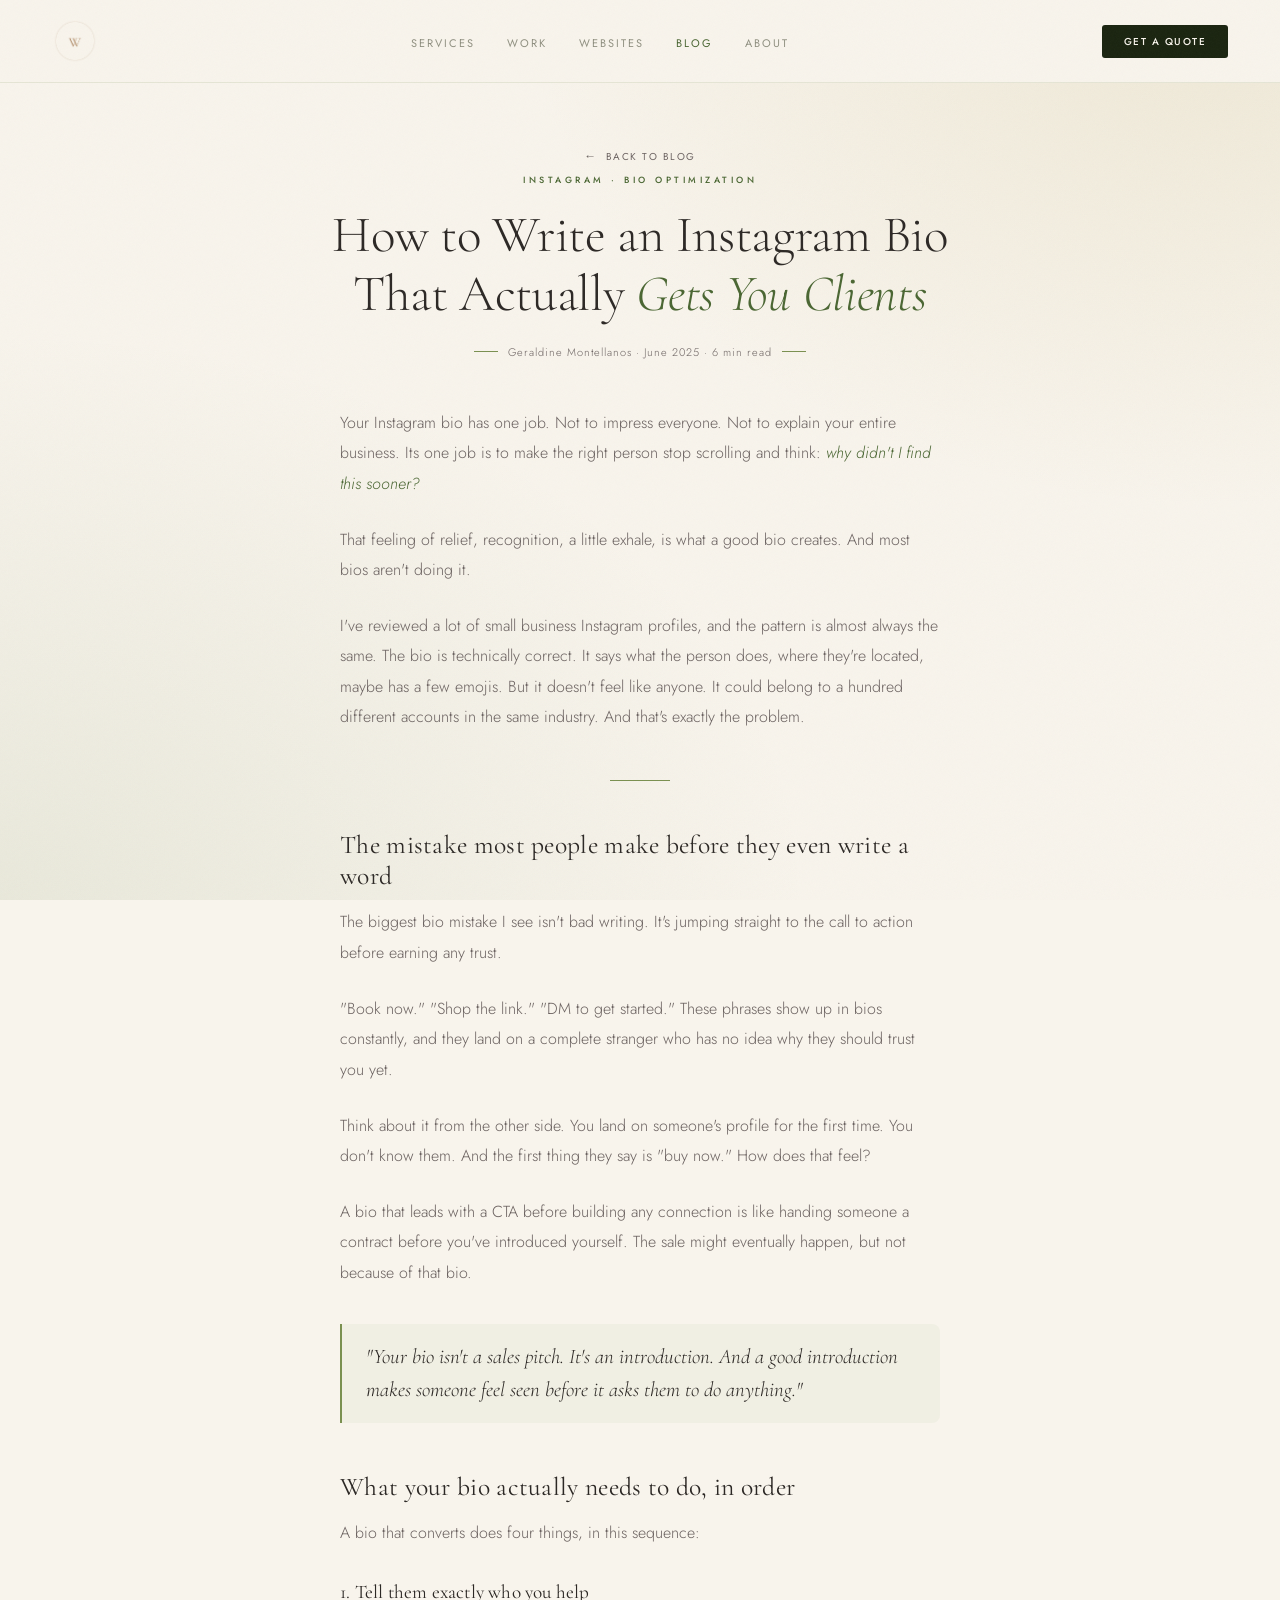
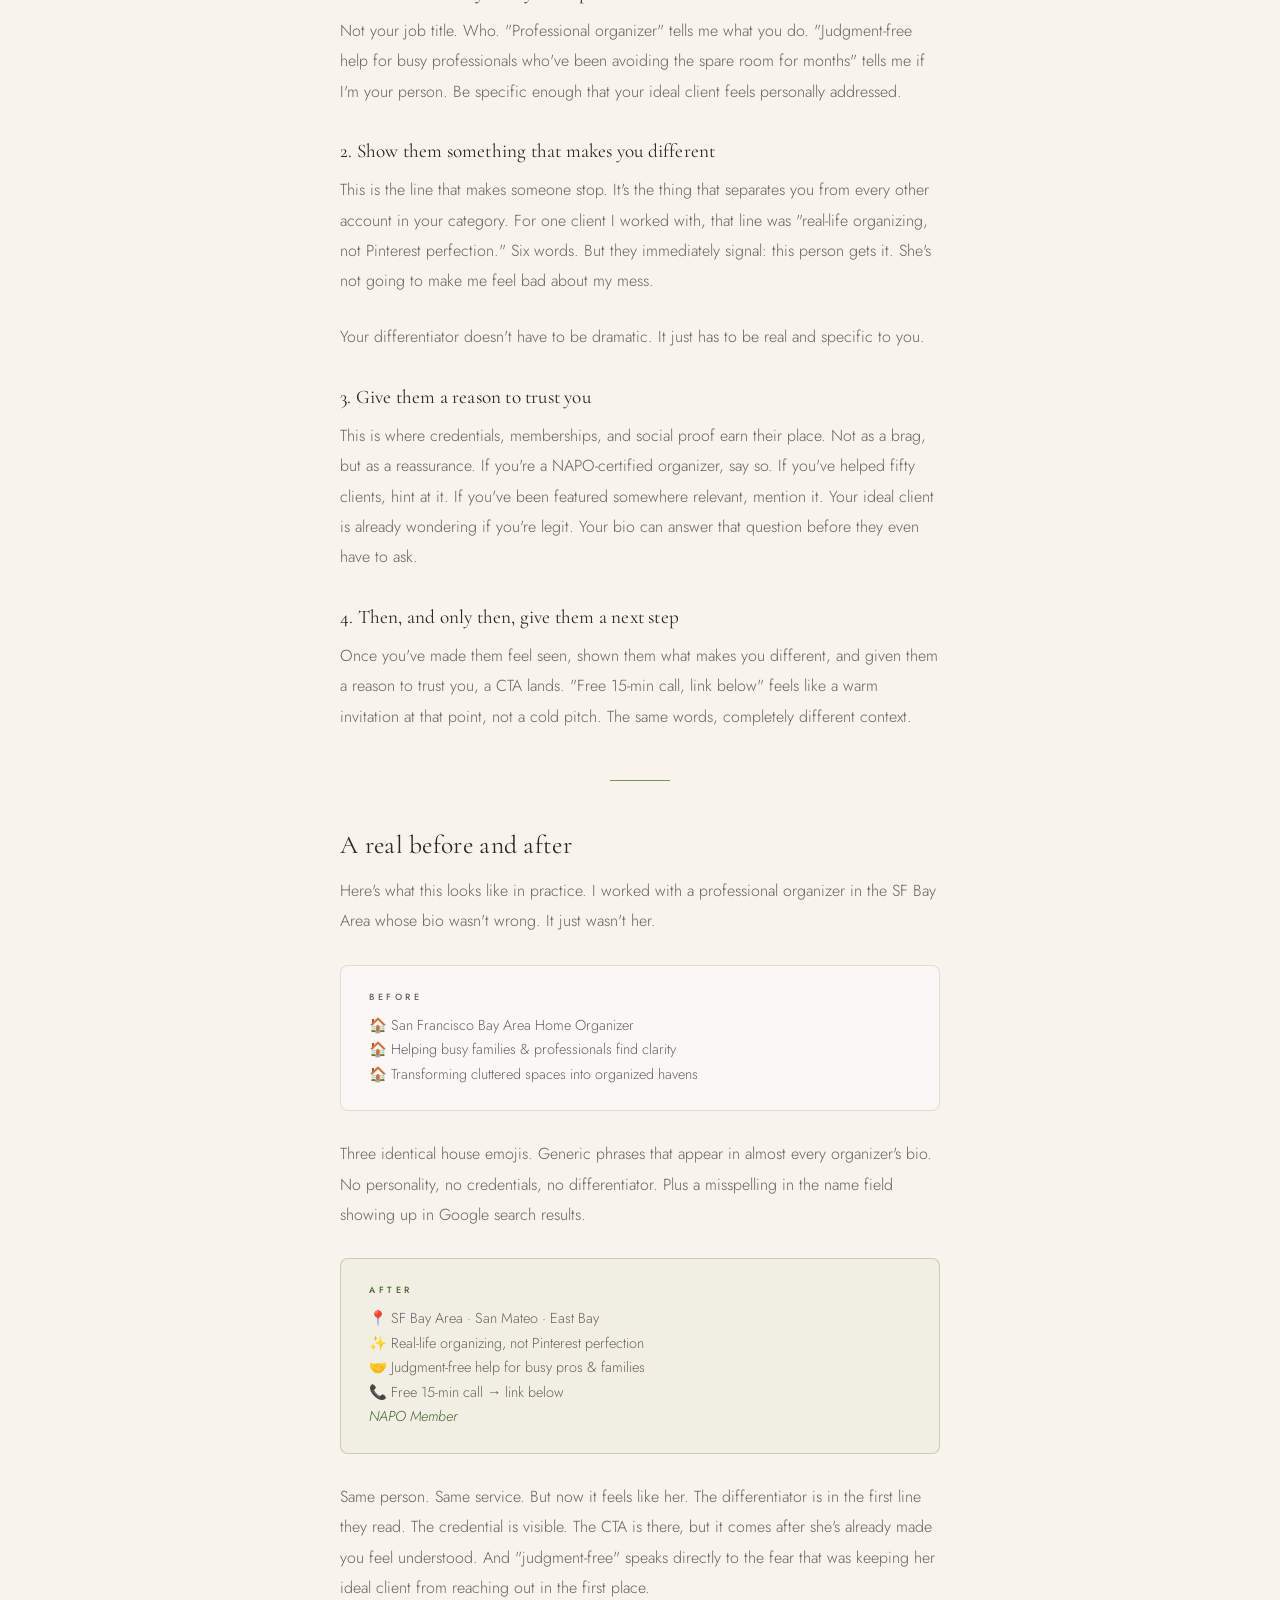
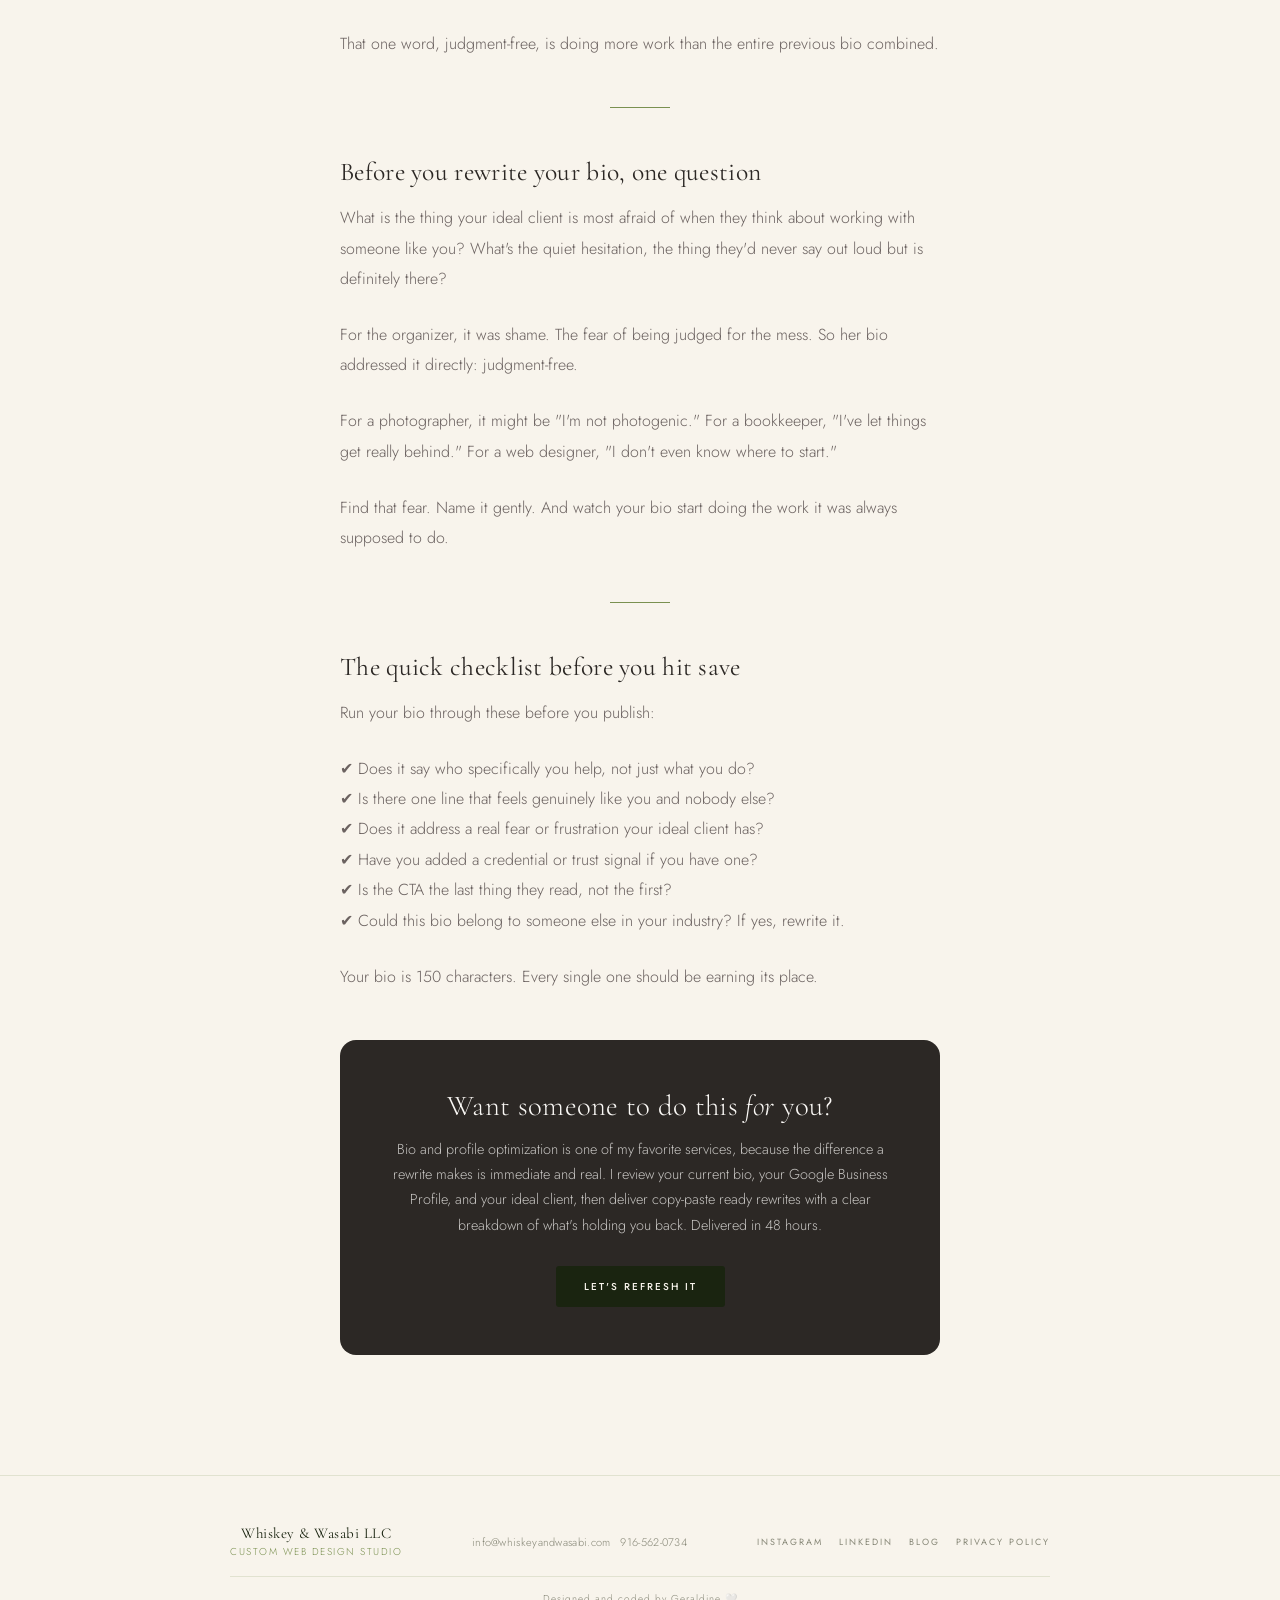
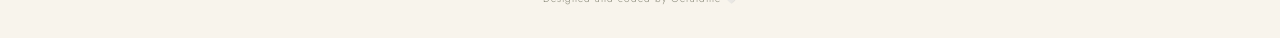
<file: blog/how-to-write-instagram-bio.html>
<!doctype html>
<html lang="en">
<head>
  <!-- Google Analytics -->
  <script async src="https://www.googletagmanager.com/gtag/js?id=G-5S310H4D9G"></script>
  <script>
    window.dataLayer = window.dataLayer || [];
    function gtag() { dataLayer.push(arguments); }
    gtag('js', new Date());
    gtag('config', 'G-5S310H4D9G');
  </script>

  <script type="application/ld+json">
  {
    "@context": "https://schema.org",
    "@type": "BlogPosting",
    "headline": "How to Write an Instagram Bio That Actually Gets You Clients",
    "description": "Most Instagram bios say what you do. The best ones make the right person feel like they finally found exactly who they were looking for. Here's the difference, and how to get there.",
    "author": {
      "@type": "Person",
      "name": "Geraldine Montellanos",
      "url": "https://whiskeyandwasabi.com",
      "sameAs": [
        "https://instagram.com/geraldinemontellanos",
        "https://www.linkedin.com/in/geraldine-montellanos-722b462b3"
      ]
    },
    "publisher": {
      "@type": "Organization",
      "name": "Whiskey & Wasabi LLC",
      "url": "https://whiskeyandwasabi.com"
    },
    "datePublished": "2025-06-01",
    "dateModified": "2026-09-23",
    "url": "https://whiskeyandwasabi.com/blog/how-to-write-instagram-bio.html",
    "image": "https://whiskeyandwasabi.com/images/geraldine.jpg",
    "keywords": "Instagram bio, how to write Instagram bio, Instagram bio for small business, Instagram bio tips"
  }
  </script>

  <meta charset="UTF-8">
  <meta name="viewport" content="width=device-width, initial-scale=1.0">
  <title>How to Write an Instagram Bio That Actually Gets You Clients | Whiskey &amp; Wasabi</title>
  <meta name="description" content="Most Instagram bios say what you do. The best ones make the right person feel like they finally found exactly who they were looking for. Here's the difference, and how to get there.">
  <meta name="keywords" content="how to write Instagram bio, Instagram bio for small business, Instagram bio tips, Instagram bio that gets clients">
  <meta name="author" content="Geraldine Montellanos">
  <meta name="robots" content="index, follow">
  <link rel="canonical" href="https://whiskeyandwasabi.com/blog/how-to-write-instagram-bio.html">

  <meta property="og:title" content="How to Write an Instagram Bio That Actually Gets You Clients">
  <meta property="og:description" content="Most Instagram bios say what you do. The best ones make the right person feel like they finally found exactly who they were looking for.">
  <meta property="og:image" content="https://whiskeyandwasabi.com/images/geraldine.jpg">
  <meta property="og:url" content="https://whiskeyandwasabi.com/blog/how-to-write-instagram-bio.html">
  <meta property="og:type" content="article">

  <link rel="stylesheet" href="../css/master.css">
  <link href="https://fonts.googleapis.com/css2?family=Cormorant+Garamond:ital,wght@0,300;0,400;0,600;1,300;1,400;1,600&family=Jost:wght@200;300;400;500;600&display=swap" rel="stylesheet">
  <link rel="icon" href="../images/favicon.png" type="image/png">

  <style>
    /* 2026 palette, no pinks */
    .post-page {
      --p-dark: #2C2825;
      --p-sage-dark: #4a6632;
      --p-sage: #7A9050;
      --p-off-white: #FAF8F5;
      --p-text: #6B6260;
    }

    .post-header {
      max-width: 720px;
      margin: 0 auto;
      padding: 60px 40px 48px;
      text-align: center;
    }

    .post-category {
      font-size: 9px;
      font-weight: 500;
      letter-spacing: 3.5px;
      text-transform: uppercase;
      color: var(--p-sage-dark);
      margin-bottom: 20px;
      display: block;
    }

    .post-title {
      font-family: 'Cormorant Garamond', serif;
      font-size: clamp(32px, 4vw, 52px);
      font-weight: 300;
      color: var(--p-dark);
      line-height: 1.15;
      letter-spacing: -0.3px;
      margin-bottom: 20px;
    }

    .post-title em {
      color: var(--p-sage-dark);
      font-style: italic;
    }

    .post-meta {
      font-size: 11px;
      font-weight: 300;
      letter-spacing: 1px;
      color: var(--p-text);
      display: flex;
      align-items: center;
      justify-content: center;
      gap: 10px;
    }

    .post-meta::before,
    .post-meta::after {
      content: '';
      display: block;
      width: 24px;
      height: 1px;
      background: var(--p-sage);
    }

    .post-body {
      max-width: 680px;
      margin: 0 auto;
      padding: 0 40px 60px;
    }

    .post-body p,
    .post-body li {
      font-size: 1rem;
      font-weight: 300;
      line-height: 1.9;
      color: var(--p-text);
    }

    .post-body p { margin-bottom: 1.6rem; }

    .post-body ul {
      list-style: none;
      padding: 0;
      margin: 0 0 1.6rem;
    }

    .post-body li {
      position: relative;
      padding-left: 22px;
      margin-bottom: 0.9rem;
    }

    .post-body li::before {
      content: '';
      position: absolute;
      left: 0;
      top: 0.85em;
      width: 10px;
      height: 1px;
      background: var(--p-sage);
    }

    .post-body h2 {
      font-family: 'Cormorant Garamond', serif;
      font-size: 1.6rem;
      font-weight: 400;
      color: var(--p-dark);
      margin: 48px 0 16px;
      letter-spacing: 0.3px;
    }

    .post-body h3 {
      font-family: 'Cormorant Garamond', serif;
      font-size: 1.2rem;
      font-weight: 400;
      color: var(--p-dark);
      margin: 32px 0 12px;
      letter-spacing: 0.2px;
    }

    .post-body em {
      font-style: italic;
      color: var(--p-sage-dark);
    }

    .post-body strong {
      font-weight: 500;
      color: var(--p-dark);
    }

    .post-pullquote {
      border-left: 2px solid var(--p-sage);
      padding: 16px 24px;
      margin: 36px 0;
      background: rgba(122,144,80,0.06);
      border-radius: 0 8px 8px 0;
    }

    .post-pullquote p {
      font-family: 'Cormorant Garamond', serif;
      font-size: 1.3rem;
      font-style: italic;
      color: var(--p-dark);
      margin-bottom: 0;
      line-height: 1.6;
    }

    .post-divider {
      width: 60px;
      height: 1px;
      background: var(--p-sage);
      margin: 48px auto;
    }

    .post-cta {
      background: var(--p-dark);
      border-radius: var(--radius, 16px);
      padding: 48px 40px;
      text-align: center;
      margin-top: 48px;
    }

    .post-cta h3 {
      font-family: 'Cormorant Garamond', serif;
      font-size: 1.8rem;
      font-weight: 300;
      color: var(--p-off-white);
      margin: 0 0 14px;
      letter-spacing: 0.3px;
    }

    .post-cta p {
      font-size: 0.9rem;
      font-weight: 300;
      color: rgba(250,248,245,0.75);
      margin-bottom: 28px;
      line-height: 1.75;
    }

    .back-to-blog {
      display: inline-flex;
      align-items: center;
      gap: 8px;
      font-size: 10px;
      font-weight: 400;
      letter-spacing: 1.5px;
      text-transform: uppercase;
      color: var(--p-text);
      text-decoration: none;
      margin-bottom: 8px;
      transition: color 0.2s;
    }

    .back-to-blog:hover { color: var(--p-sage-dark); }
    .back-to-blog::before { content: '←'; font-size: 12px; }

    .post-body a:focus-visible,
    .back-to-blog:focus-visible {
      outline: 2px solid var(--p-sage-dark);
      outline-offset: 3px;
    }

    @media (max-width: 768px) {
      .post-header { padding: 40px 24px 32px; }
      .post-body { padding: 0 24px 40px; }
      .post-cta { padding: 36px 24px; }
    }
  
    .post-example {
      background: var(--p-off-white);
      border: 1px solid rgba(107,98,96,0.18);
      border-radius: var(--radius-sm, 10px);
      padding: 24px 28px;
      margin: 28px 0;
    }

    .post-example .example-label {
      font-size: 9px;
      font-weight: 500;
      letter-spacing: 3.5px;
      text-transform: uppercase;
      color: var(--p-text);
      margin-bottom: 10px;
      display: block;
    }

    .post-example p {
      font-size: 0.9rem;
      line-height: 1.7;
      margin-bottom: 0;
    }

    .post-example.better {
      border-color: rgba(122,144,80,0.35);
      background: rgba(122,144,80,0.05);
    }

    .post-example.better .example-label { color: var(--p-sage-dark); }

    .post-cta h3 em { color: inherit; font-style: italic; }
  </style>
</head>

<body class="post-page">

  <!-- Nav -->
  <nav class="nav">
    <a href="../" class="nav-logo"><img src="../images/logof8f4ec.png" alt="Whiskey &amp; Wasabi"></a>
    <ul class="nav-links">
      <li><a href="../#services">Services</a></li>
      <li><a href="../#work">Work</a></li>
      <li><a href="../websites/">Websites</a></li>
      <li><a href="../blog/" style="opacity:1; color:var(--sage-dark);">Blog</a></li>
      <li><a href="../#welcome">About</a></li>
    </ul>
    <button class="nav-toggle" aria-label="Open menu" aria-expanded="false">
      <span></span><span></span><span></span>
    </button>
    <a href="../websites/#quote-form" class="nav-cta">Get a Quote</a>
  </nav>

  <main class="main" style="padding-top:0;">

    <!-- Post Header -->
    <div class="post-header">
      <a href="index.html" class="back-to-blog">Back to blog</a>
      <span class="post-category">Instagram · Bio Optimization</span>
      <h1 class="post-title">How to Write an Instagram Bio<br>That Actually <em>Gets You Clients</em></h1>
      <p class="post-meta">Geraldine Montellanos · June 2025 · 6 min read</p>
    </div>

    <!-- Post Body -->
    <div class="post-body">

      <p>Your Instagram bio has one job. Not to impress everyone. Not to explain your entire business. Its one job is to make the right person stop scrolling and think: <em>why didn't I find this sooner?</em></p>

      <p>That feeling of relief, recognition, a little exhale, is what a good bio creates. And most bios aren't doing it.</p>

      <p>I've reviewed a lot of small business Instagram profiles, and the pattern is almost always the same. The bio is technically correct. It says what the person does, where they're located, maybe has a few emojis. But it doesn't feel like anyone. It could belong to a hundred different accounts in the same industry. And that's exactly the problem.</p>

      <div class="post-divider"></div>

      <h2>The mistake most people make before they even write a word</h2>

      <p>The biggest bio mistake I see isn't bad writing. It's jumping straight to the call to action before earning any trust.</p>

      <p>"Book now." "Shop the link." "DM to get started." These phrases show up in bios constantly, and they land on a complete stranger who has no idea why they should trust you yet.</p>

      <p>Think about it from the other side. You land on someone's profile for the first time. You don't know them. And the first thing they say is "buy now." How does that feel?</p>

      <p>A bio that leads with a CTA before building any connection is like handing someone a contract before you've introduced yourself. The sale might eventually happen, but not because of that bio.</p>

      <div class="post-pullquote">
        <p>"Your bio isn't a sales pitch. It's an introduction. And a good introduction makes someone feel seen before it asks them to do anything."</p>
      </div>

      <h2>What your bio actually needs to do, in order</h2>

      <p>A bio that converts does four things, in this sequence:</p>

      <h3>1. Tell them exactly who you help</h3>

      <p>Not your job title. Who. "Professional organizer" tells me what you do. "Judgment-free help for busy professionals who've been avoiding the spare room for months" tells me if I'm your person. Be specific enough that your ideal client feels personally addressed.</p>

      <h3>2. Show them something that makes you different</h3>

      <p>This is the line that makes someone stop. It's the thing that separates you from every other account in your category. For one client I worked with, that line was "real-life organizing, not Pinterest perfection." Six words. But they immediately signal: this person gets it. She's not going to make me feel bad about my mess.</p>

      <p>Your differentiator doesn't have to be dramatic. It just has to be real and specific to you.</p>

      <h3>3. Give them a reason to trust you</h3>

      <p>This is where credentials, memberships, and social proof earn their place. Not as a brag, but as a reassurance. If you're a NAPO-certified organizer, say so. If you've helped fifty clients, hint at it. If you've been featured somewhere relevant, mention it. Your ideal client is already wondering if you're legit. Your bio can answer that question before they even have to ask.</p>

      <h3>4. Then, and only then, give them a next step</h3>

      <p>Once you've made them feel seen, shown them what makes you different, and given them a reason to trust you, a CTA lands. "Free 15-min call, link below" feels like a warm invitation at that point, not a cold pitch. The same words, completely different context.</p>

      <div class="post-divider"></div>

      <h2>A real before and after</h2>

      <p>Here's what this looks like in practice. I worked with a professional organizer in the SF Bay Area whose bio wasn't wrong. It just wasn't her.</p>

      <div class="post-example">
        <span class="example-label">Before</span>
        <p>🏠 San Francisco Bay Area Home Organizer<br>
        🏠 Helping busy families &amp; professionals find clarity<br>
        🏠 Transforming cluttered spaces into organized havens</p>
      </div>

      <p>Three identical house emojis. Generic phrases that appear in almost every organizer's bio. No personality, no credentials, no differentiator. Plus a misspelling in the name field showing up in Google search results.</p>

      <div class="post-example better">
        <span class="example-label">After</span>
        <p>📍 SF Bay Area · San Mateo · East Bay<br>
        ✨ Real-life organizing, not Pinterest perfection<br>
        🤝 Judgment-free help for busy pros &amp; families<br>
        📞 Free 15-min call → link below<br>
        <em>NAPO Member</em></p>
      </div>

      <p>Same person. Same service. But now it feels like her. The differentiator is in the first line they read. The credential is visible. The CTA is there, but it comes after she's already made you feel understood. And "judgment-free" speaks directly to the fear that was keeping her ideal client from reaching out in the first place.</p>

      <p>That one word, judgment-free, is doing more work than the entire previous bio combined.</p>

      <div class="post-divider"></div>

      <h2>Before you rewrite your bio, one question</h2>

      <p>What is the thing your ideal client is most afraid of when they think about working with someone like you? What's the quiet hesitation, the thing they'd never say out loud but is definitely there?</p>

      <p>For the organizer, it was shame. The fear of being judged for the mess. So her bio addressed it directly: judgment-free.</p>

      <p>For a photographer, it might be "I'm not photogenic." For a bookkeeper, "I've let things get really behind." For a web designer, "I don't even know where to start."</p>

      <p>Find that fear. Name it gently. And watch your bio start doing the work it was always supposed to do.</p>

      <div class="post-divider"></div>

      <h2>The quick checklist before you hit save</h2>

      <p>Run your bio through these before you publish:</p>

      <p>✔ Does it say who specifically you help, not just what you do?<br>
      ✔ Is there one line that feels genuinely like you and nobody else?<br>
      ✔ Does it address a real fear or frustration your ideal client has?<br>
      ✔ Have you added a credential or trust signal if you have one?<br>
      ✔ Is the CTA the last thing they read, not the first?<br>
      ✔ Could this bio belong to someone else in your industry? If yes, rewrite it.</p>

      <p>Your bio is 150 characters. Every single one should be earning its place.</p>

      <!-- CTA -->
      <div class="post-cta">
        <h3>Want someone to do this <em>for</em> you?</h3>
        <p>Bio and profile optimization is one of my favorite services, because the difference a rewrite makes is immediate and real. I review your current bio, your Google Business Profile, and your ideal client, then deliver copy-paste ready rewrites with a clear breakdown of what's holding you back. Delivered in 48 hours.</p>
        <a href="../content-strategy/" class="btn-primary">Let's Refresh It</a>
      </div>

    </div>

  </main>

  <footer class="footer">
    <div class="footer-inner">
      <div class="footer-brand">
        <p class="footer-name">Whiskey &amp; Wasabi LLC</p>
        <p class="footer-tagline">Custom Web Design Studio</p>
      </div>
      <div class="footer-contact">
        <a href="mailto:info@whiskeyandwasabi.com">info@whiskeyandwasabi.com</a>
        <a href="tel:9165620734">916-562-0734</a>
      </div>
      <div class="footer-links-row">
        <a href="https://instagram.com/geraldinemontellanos" target="_blank" rel="noopener">Instagram</a>
        <a href="https://www.linkedin.com/in/geraldine-montellanos-722b462b3" target="_blank" rel="noopener">LinkedIn</a>
        <a href="../blog/">Blog</a>
        <a href="../privacy-policy/">Privacy Policy</a>
      </div>
    </div>
    <p class="footer-credit">Designed and coded by Geraldine 🤍</p>
  </footer>

  <script src="../js/main.js"></script>
</body>
</html>
</file>
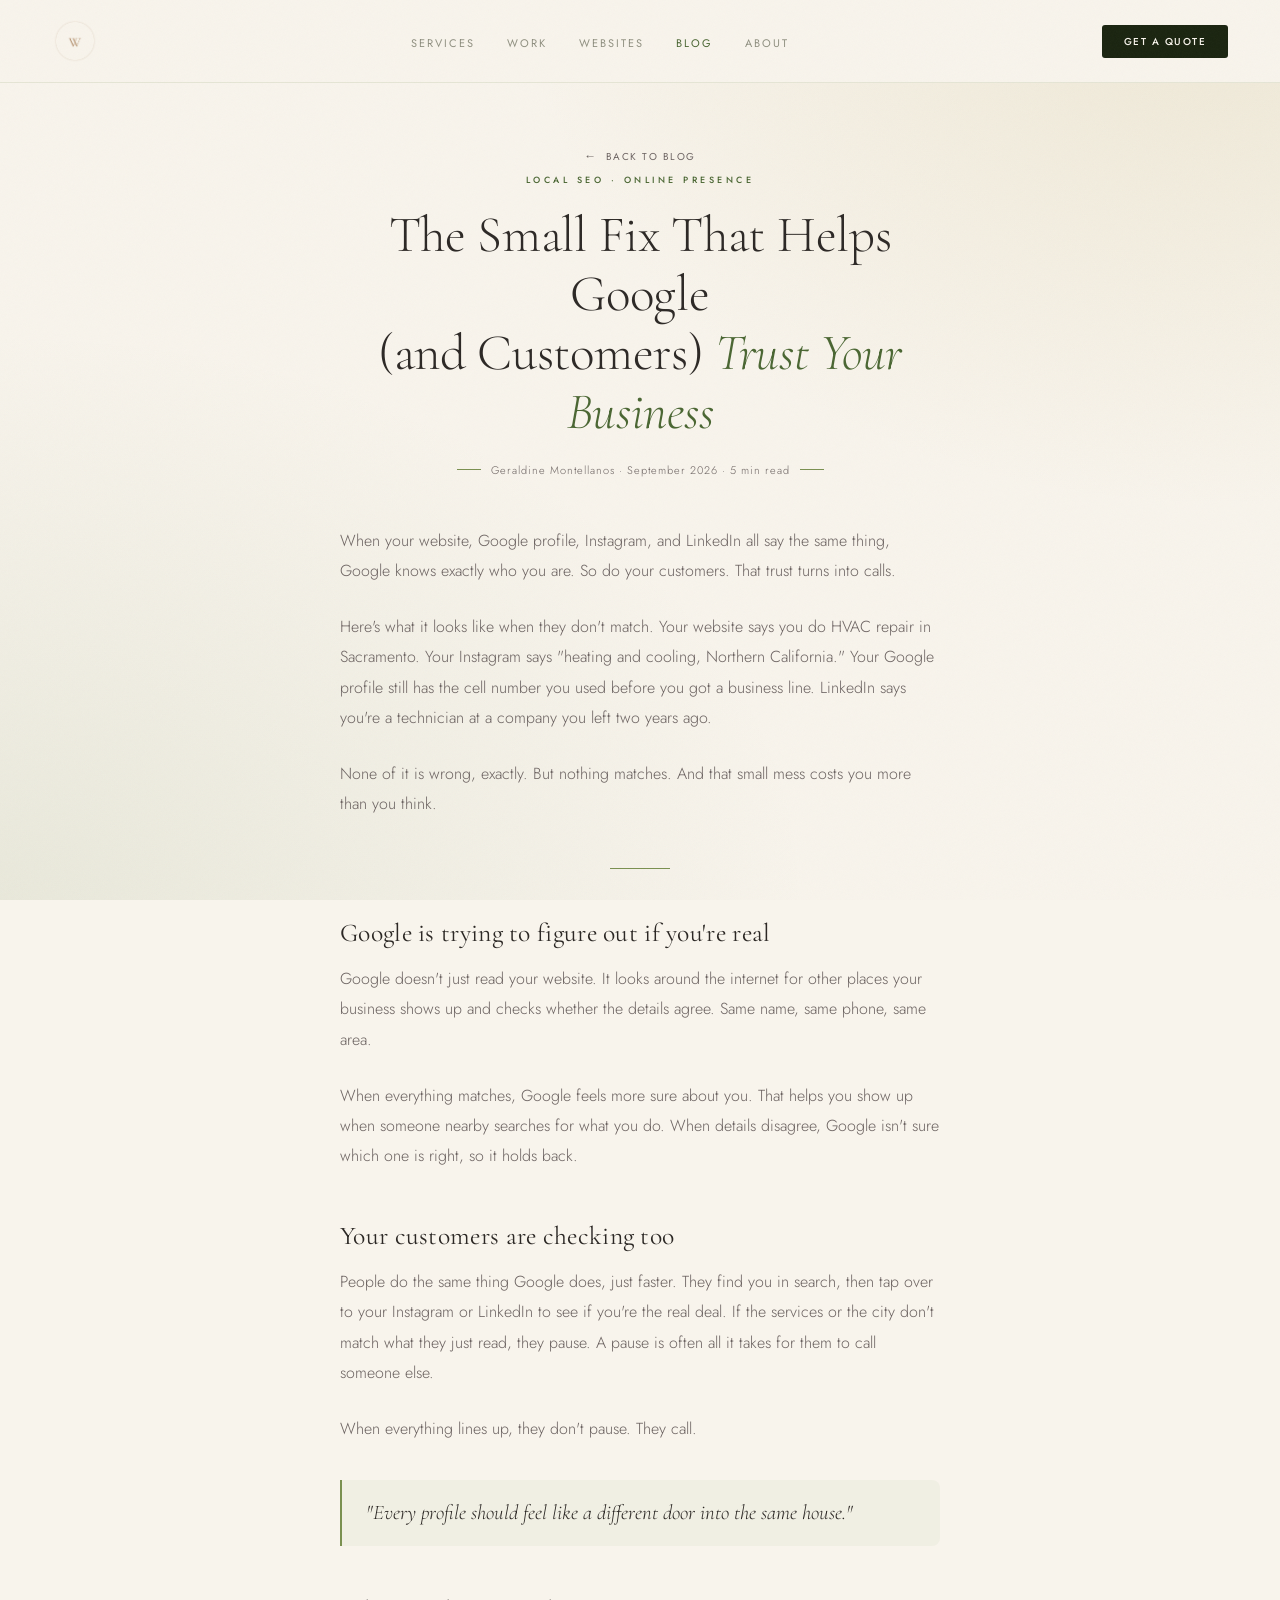
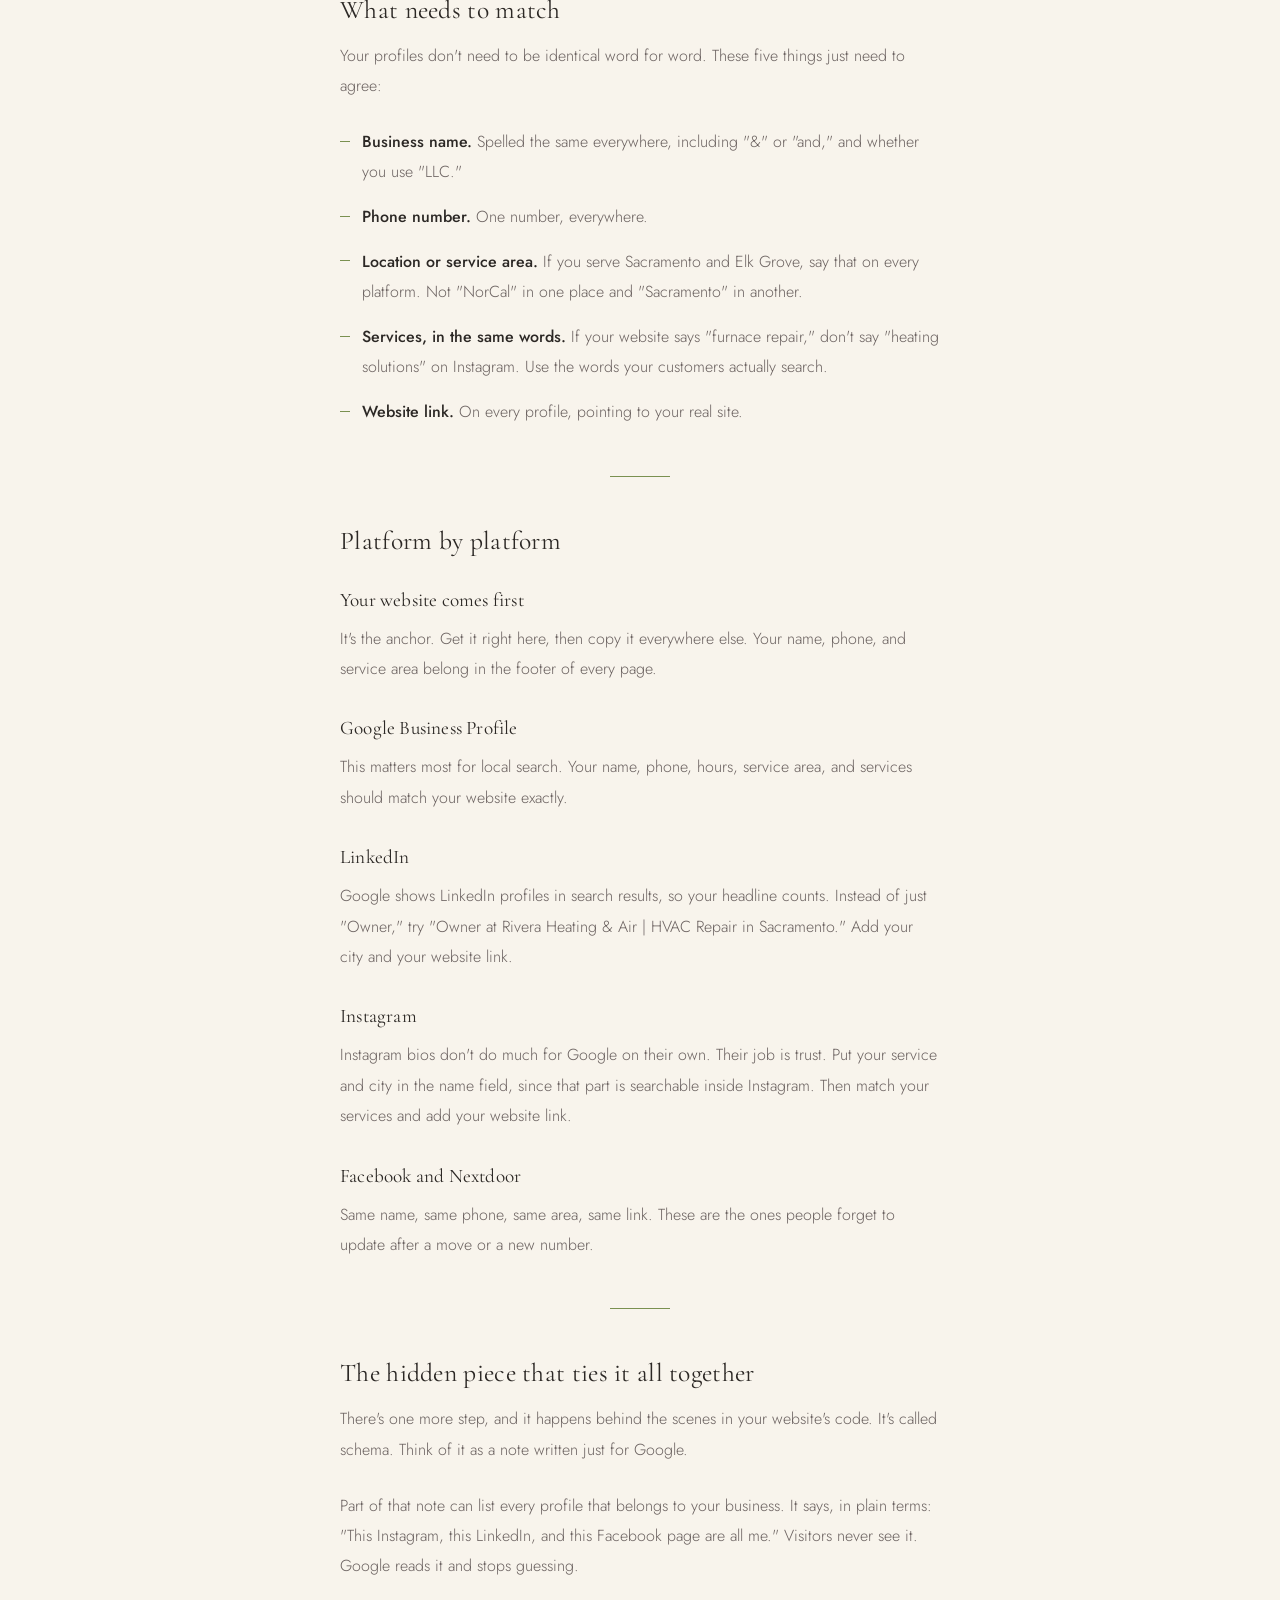
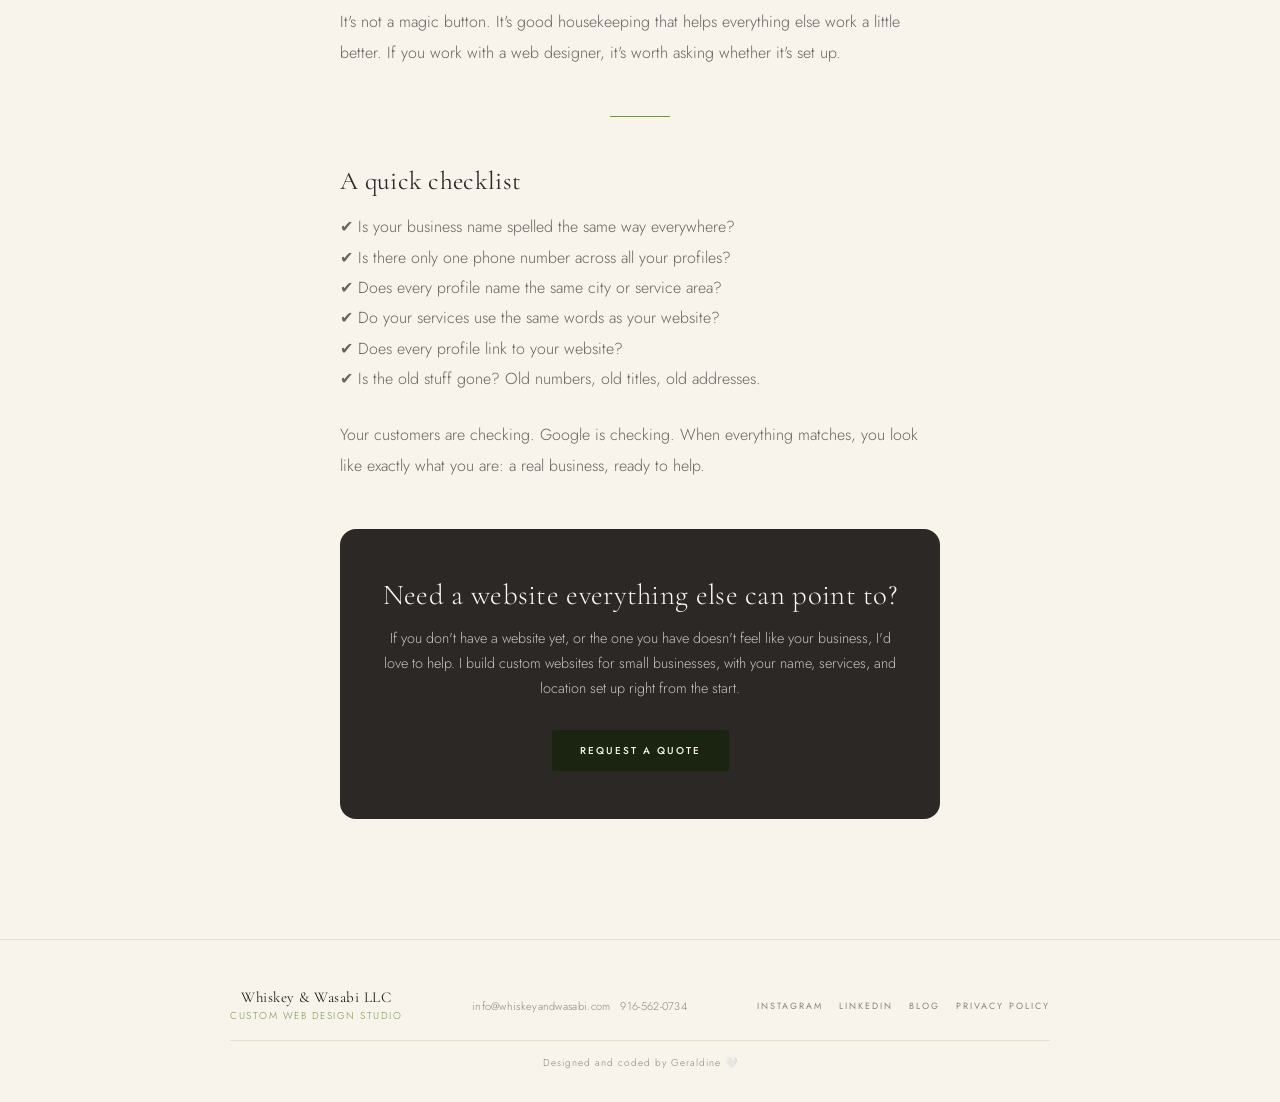
<file: blog/match-social-profiles-to-website.html>
<!doctype html>
<html lang="en">
<head>
  <!-- Google Analytics -->
  <script async src="https://www.googletagmanager.com/gtag/js?id=G-5S310H4D9G"></script>
  <script>
    window.dataLayer = window.dataLayer || [];
    function gtag() { dataLayer.push(arguments); }
    gtag('js', new Date());
    gtag('config', 'G-5S310H4D9G');
  </script>

  <script type="application/ld+json">
  {
    "@context": "https://schema.org",
    "@type": "BlogPosting",
    "headline": "The Small Fix That Helps Google (and Customers) Trust Your Business",
    "description": "When your website, Google profile, Instagram, and LinkedIn all say the same thing, Google knows exactly who you are. So do your customers. Here's what needs to match and why.",
    "author": {
      "@type": "Person",
      "name": "Geraldine Montellanos",
      "url": "https://whiskeyandwasabi.com",
      "sameAs": [
        "https://instagram.com/geraldinemontellanos",
        "https://www.linkedin.com/in/geraldine-montellanos-722b462b3"
      ]
    },
    "publisher": {
      "@type": "Organization",
      "name": "Whiskey & Wasabi LLC",
      "url": "https://whiskeyandwasabi.com"
    },
    "datePublished": "2026-09-23",
    "dateModified": "2026-09-23",
    "url": "https://whiskeyandwasabi.com/blog/match-social-profiles-to-website.html",
    "image": "https://whiskeyandwasabi.com/images/geraldine.jpg",
    "keywords": "local SEO for small business, Google Business Profile, business name and phone consistency, Instagram bio, LinkedIn headline, web design Sacramento"
  }
  </script>

  <meta charset="UTF-8">
  <meta name="viewport" content="width=device-width, initial-scale=1.0">
  <title>The Small Fix That Helps Google (and Customers) Trust Your Business | Whiskey &amp; Wasabi</title>
  <meta name="description" content="When your website, Google profile, Instagram, and LinkedIn all say the same thing, Google knows exactly who you are. So do your customers. Here's what needs to match and why.">
  <meta name="keywords" content="local SEO for small business, Google Business Profile tips, match social media to website, Instagram bio for business, LinkedIn headline for business owners, web design Sacramento">
  <meta name="author" content="Geraldine Montellanos">
  <meta name="robots" content="index, follow">
  <link rel="canonical" href="https://whiskeyandwasabi.com/blog/match-social-profiles-to-website.html">

  <meta property="og:title" content="The Small Fix That Helps Google (and Customers) Trust Your Business">
  <meta property="og:description" content="When your website, Google profile, Instagram, and LinkedIn all say the same thing, Google knows exactly who you are. So do your customers.">
  <meta property="og:image" content="https://whiskeyandwasabi.com/images/geraldine.jpg">
  <meta property="og:url" content="https://whiskeyandwasabi.com/blog/match-social-profiles-to-website.html">
  <meta property="og:type" content="article">

  <link rel="stylesheet" href="../css/master.css">
  <link href="https://fonts.googleapis.com/css2?family=Cormorant+Garamond:ital,wght@0,300;0,400;0,600;1,300;1,400;1,600&family=Jost:wght@200;300;400;500;600&display=swap" rel="stylesheet">
  <link rel="icon" href="../images/favicon.png" type="image/png">

  <style>
    /* 2026 palette, no pinks */
    .post-page {
      --p-dark: #2C2825;
      --p-sage-dark: #4a6632;
      --p-sage: #7A9050;
      --p-off-white: #FAF8F5;
      --p-text: #6B6260;
    }

    .post-header {
      max-width: 720px;
      margin: 0 auto;
      padding: 60px 40px 48px;
      text-align: center;
    }

    .post-category {
      font-size: 9px;
      font-weight: 500;
      letter-spacing: 3.5px;
      text-transform: uppercase;
      color: var(--p-sage-dark);
      margin-bottom: 20px;
      display: block;
    }

    .post-title {
      font-family: 'Cormorant Garamond', serif;
      font-size: clamp(32px, 4vw, 52px);
      font-weight: 300;
      color: var(--p-dark);
      line-height: 1.15;
      letter-spacing: -0.3px;
      margin-bottom: 20px;
    }

    .post-title em {
      color: var(--p-sage-dark);
      font-style: italic;
    }

    .post-meta {
      font-size: 11px;
      font-weight: 300;
      letter-spacing: 1px;
      color: var(--p-text);
      display: flex;
      align-items: center;
      justify-content: center;
      gap: 10px;
    }

    .post-meta::before,
    .post-meta::after {
      content: '';
      display: block;
      width: 24px;
      height: 1px;
      background: var(--p-sage);
    }

    .post-body {
      max-width: 680px;
      margin: 0 auto;
      padding: 0 40px 60px;
    }

    .post-body p,
    .post-body li {
      font-size: 1rem;
      font-weight: 300;
      line-height: 1.9;
      color: var(--p-text);
    }

    .post-body p { margin-bottom: 1.6rem; }

    .post-body ul {
      list-style: none;
      padding: 0;
      margin: 0 0 1.6rem;
    }

    .post-body li {
      position: relative;
      padding-left: 22px;
      margin-bottom: 0.9rem;
    }

    .post-body li::before {
      content: '';
      position: absolute;
      left: 0;
      top: 0.85em;
      width: 10px;
      height: 1px;
      background: var(--p-sage);
    }

    .post-body h2 {
      font-family: 'Cormorant Garamond', serif;
      font-size: 1.6rem;
      font-weight: 400;
      color: var(--p-dark);
      margin: 48px 0 16px;
      letter-spacing: 0.3px;
    }

    .post-body h3 {
      font-family: 'Cormorant Garamond', serif;
      font-size: 1.2rem;
      font-weight: 400;
      color: var(--p-dark);
      margin: 32px 0 12px;
      letter-spacing: 0.2px;
    }

    .post-body em {
      font-style: italic;
      color: var(--p-sage-dark);
    }

    .post-body strong {
      font-weight: 500;
      color: var(--p-dark);
    }

    .post-pullquote {
      border-left: 2px solid var(--p-sage);
      padding: 16px 24px;
      margin: 36px 0;
      background: rgba(122,144,80,0.06);
      border-radius: 0 8px 8px 0;
    }

    .post-pullquote p {
      font-family: 'Cormorant Garamond', serif;
      font-size: 1.3rem;
      font-style: italic;
      color: var(--p-dark);
      margin-bottom: 0;
      line-height: 1.6;
    }

    .post-divider {
      width: 60px;
      height: 1px;
      background: var(--p-sage);
      margin: 48px auto;
    }

    .post-cta {
      background: var(--p-dark);
      border-radius: var(--radius, 16px);
      padding: 48px 40px;
      text-align: center;
      margin-top: 48px;
    }

    .post-cta h3 {
      font-family: 'Cormorant Garamond', serif;
      font-size: 1.8rem;
      font-weight: 300;
      color: var(--p-off-white);
      margin: 0 0 14px;
      letter-spacing: 0.3px;
    }

    .post-cta p {
      font-size: 0.9rem;
      font-weight: 300;
      color: rgba(250,248,245,0.75);
      margin-bottom: 28px;
      line-height: 1.75;
    }

    .back-to-blog {
      display: inline-flex;
      align-items: center;
      gap: 8px;
      font-size: 10px;
      font-weight: 400;
      letter-spacing: 1.5px;
      text-transform: uppercase;
      color: var(--p-text);
      text-decoration: none;
      margin-bottom: 8px;
      transition: color 0.2s;
    }

    .back-to-blog:hover { color: var(--p-sage-dark); }
    .back-to-blog::before { content: '←'; font-size: 12px; }

    .post-body a:focus-visible,
    .back-to-blog:focus-visible {
      outline: 2px solid var(--p-sage-dark);
      outline-offset: 3px;
    }

    @media (max-width: 768px) {
      .post-header { padding: 40px 24px 32px; }
      .post-body { padding: 0 24px 40px; }
      .post-cta { padding: 36px 24px; }
    }
  </style>
</head>

<body class="post-page">

  <!-- Nav -->
  <nav class="nav">
    <a href="../" class="nav-logo"><img src="../images/logof8f4ec.png" alt="Whiskey &amp; Wasabi"></a>
    <ul class="nav-links">
      <li><a href="../#services">Services</a></li>
      <li><a href="../#work">Work</a></li>
      <li><a href="../websites/">Websites</a></li>
      <li><a href="../blog/" style="opacity:1; color:var(--sage-dark);">Blog</a></li>
      <li><a href="../#welcome">About</a></li>
    </ul>
    <button class="nav-toggle" aria-label="Open menu" aria-expanded="false">
      <span></span><span></span><span></span>
    </button>
    <a href="../websites/#quote-form" class="nav-cta">Get a Quote</a>
  </nav>

  <main class="main" style="padding-top:0;">

    <!-- Post Header -->
    <div class="post-header">
      <a href="index.html" class="back-to-blog">Back to blog</a>
      <span class="post-category">Local SEO · Online Presence</span>
      <h1 class="post-title">The Small Fix That Helps Google<br>(and Customers) <em>Trust Your Business</em></h1>
      <p class="post-meta">Geraldine Montellanos · September 2026 · 5 min read</p>
    </div>

    <!-- Post Body -->
    <div class="post-body">

      <p>When your website, Google profile, Instagram, and LinkedIn all say the same thing, Google knows exactly who you are. So do your customers. That trust turns into calls.</p>

      <p>Here's what it looks like when they don't match. Your website says you do HVAC repair in Sacramento. Your Instagram says "heating and cooling, Northern California." Your Google profile still has the cell number you used before you got a business line. LinkedIn says you're a technician at a company you left two years ago.</p>

      <p>None of it is wrong, exactly. But nothing matches. And that small mess costs you more than you think.</p>

      <div class="post-divider"></div>

      <h2>Google is trying to figure out if you're real</h2>

      <p>Google doesn't just read your website. It looks around the internet for other places your business shows up and checks whether the details agree. Same name, same phone, same area.</p>

      <p>When everything matches, Google feels more sure about you. That helps you show up when someone nearby searches for what you do. When details disagree, Google isn't sure which one is right, so it holds back.</p>

      <h2>Your customers are checking too</h2>

      <p>People do the same thing Google does, just faster. They find you in search, then tap over to your Instagram or LinkedIn to see if you're the real deal. If the services or the city don't match what they just read, they pause. A pause is often all it takes for them to call someone else.</p>

      <p>When everything lines up, they don't pause. They call.</p>

      <div class="post-pullquote">
        <p>"Every profile should feel like a different door into the same house."</p>
      </div>

      <h2>What needs to match</h2>

      <p>Your profiles don't need to be identical word for word. These five things just need to agree:</p>

      <ul>
        <li><strong>Business name.</strong> Spelled the same everywhere, including "&amp;" or "and," and whether you use "LLC."</li>
        <li><strong>Phone number.</strong> One number, everywhere.</li>
        <li><strong>Location or service area.</strong> If you serve Sacramento and Elk Grove, say that on every platform. Not "NorCal" in one place and "Sacramento" in another.</li>
        <li><strong>Services, in the same words.</strong> If your website says "furnace repair," don't say "heating solutions" on Instagram. Use the words your customers actually search.</li>
        <li><strong>Website link.</strong> On every profile, pointing to your real site.</li>
      </ul>

      <div class="post-divider"></div>

      <h2>Platform by platform</h2>

      <h3>Your website comes first</h3>
      <p>It's the anchor. Get it right here, then copy it everywhere else. Your name, phone, and service area belong in the footer of every page.</p>

      <h3>Google Business Profile</h3>
      <p>This matters most for local search. Your name, phone, hours, service area, and services should match your website exactly.</p>

      <h3>LinkedIn</h3>
      <p>Google shows LinkedIn profiles in search results, so your headline counts. Instead of just "Owner," try "Owner at Rivera Heating &amp; Air | HVAC Repair in Sacramento." Add your city and your website link.</p>

      <h3>Instagram</h3>
      <p>Instagram bios don't do much for Google on their own. Their job is trust. Put your service and city in the name field, since that part is searchable inside Instagram. Then match your services and add your website link.</p>

      <h3>Facebook and Nextdoor</h3>
      <p>Same name, same phone, same area, same link. These are the ones people forget to update after a move or a new number.</p>

      <div class="post-divider"></div>

      <h2>The hidden piece that ties it all together</h2>

      <p>There's one more step, and it happens behind the scenes in your website's code. It's called schema. Think of it as a note written just for Google.</p>

      <p>Part of that note can list every profile that belongs to your business. It says, in plain terms: "This Instagram, this LinkedIn, and this Facebook page are all me." Visitors never see it. Google reads it and stops guessing.</p>

      <p>It's not a magic button. It's good housekeeping that helps everything else work a little better. If you work with a web designer, it's worth asking whether it's set up.</p>

      <div class="post-divider"></div>

      <h2>A quick checklist</h2>

      <p>✔ Is your business name spelled the same way everywhere?<br>
      ✔ Is there only one phone number across all your profiles?<br>
      ✔ Does every profile name the same city or service area?<br>
      ✔ Do your services use the same words as your website?<br>
      ✔ Does every profile link to your website?<br>
      ✔ Is the old stuff gone? Old numbers, old titles, old addresses.</p>

      <p>Your customers are checking. Google is checking. When everything matches, you look like exactly what you are: a real business, ready to help.</p>

      <!-- CTA -->
      <div class="post-cta">
        <h3>Need a website everything else can point to?</h3>
        <p>If you don't have a website yet, or the one you have doesn't feel like your business, I'd love to help. I build custom websites for small businesses, with your name, services, and location set up right from the start.</p>
        <a href="../websites/#quote-form" class="btn-primary">Request a Quote</a>
      </div>

    </div>

  </main>

  <footer class="footer">
    <div class="footer-inner">
      <div class="footer-brand">
        <p class="footer-name">Whiskey &amp; Wasabi LLC</p>
        <p class="footer-tagline">Custom Web Design Studio</p>
      </div>
      <div class="footer-contact">
        <a href="mailto:info@whiskeyandwasabi.com">info@whiskeyandwasabi.com</a>
        <a href="tel:9165620734">916-562-0734</a>
      </div>
      <div class="footer-links-row">
        <a href="https://instagram.com/geraldinemontellanos" target="_blank" rel="noopener">Instagram</a>
        <a href="https://www.linkedin.com/in/geraldine-montellanos-722b462b3" target="_blank" rel="noopener">LinkedIn</a>
        <a href="../blog/">Blog</a>
        <a href="../privacy-policy/">Privacy Policy</a>
      </div>
    </div>
    <p class="footer-credit">Designed and coded by Geraldine 🤍</p>
  </footer>

  <script src="../js/main.js"></script>
</body>
</html>
</file>
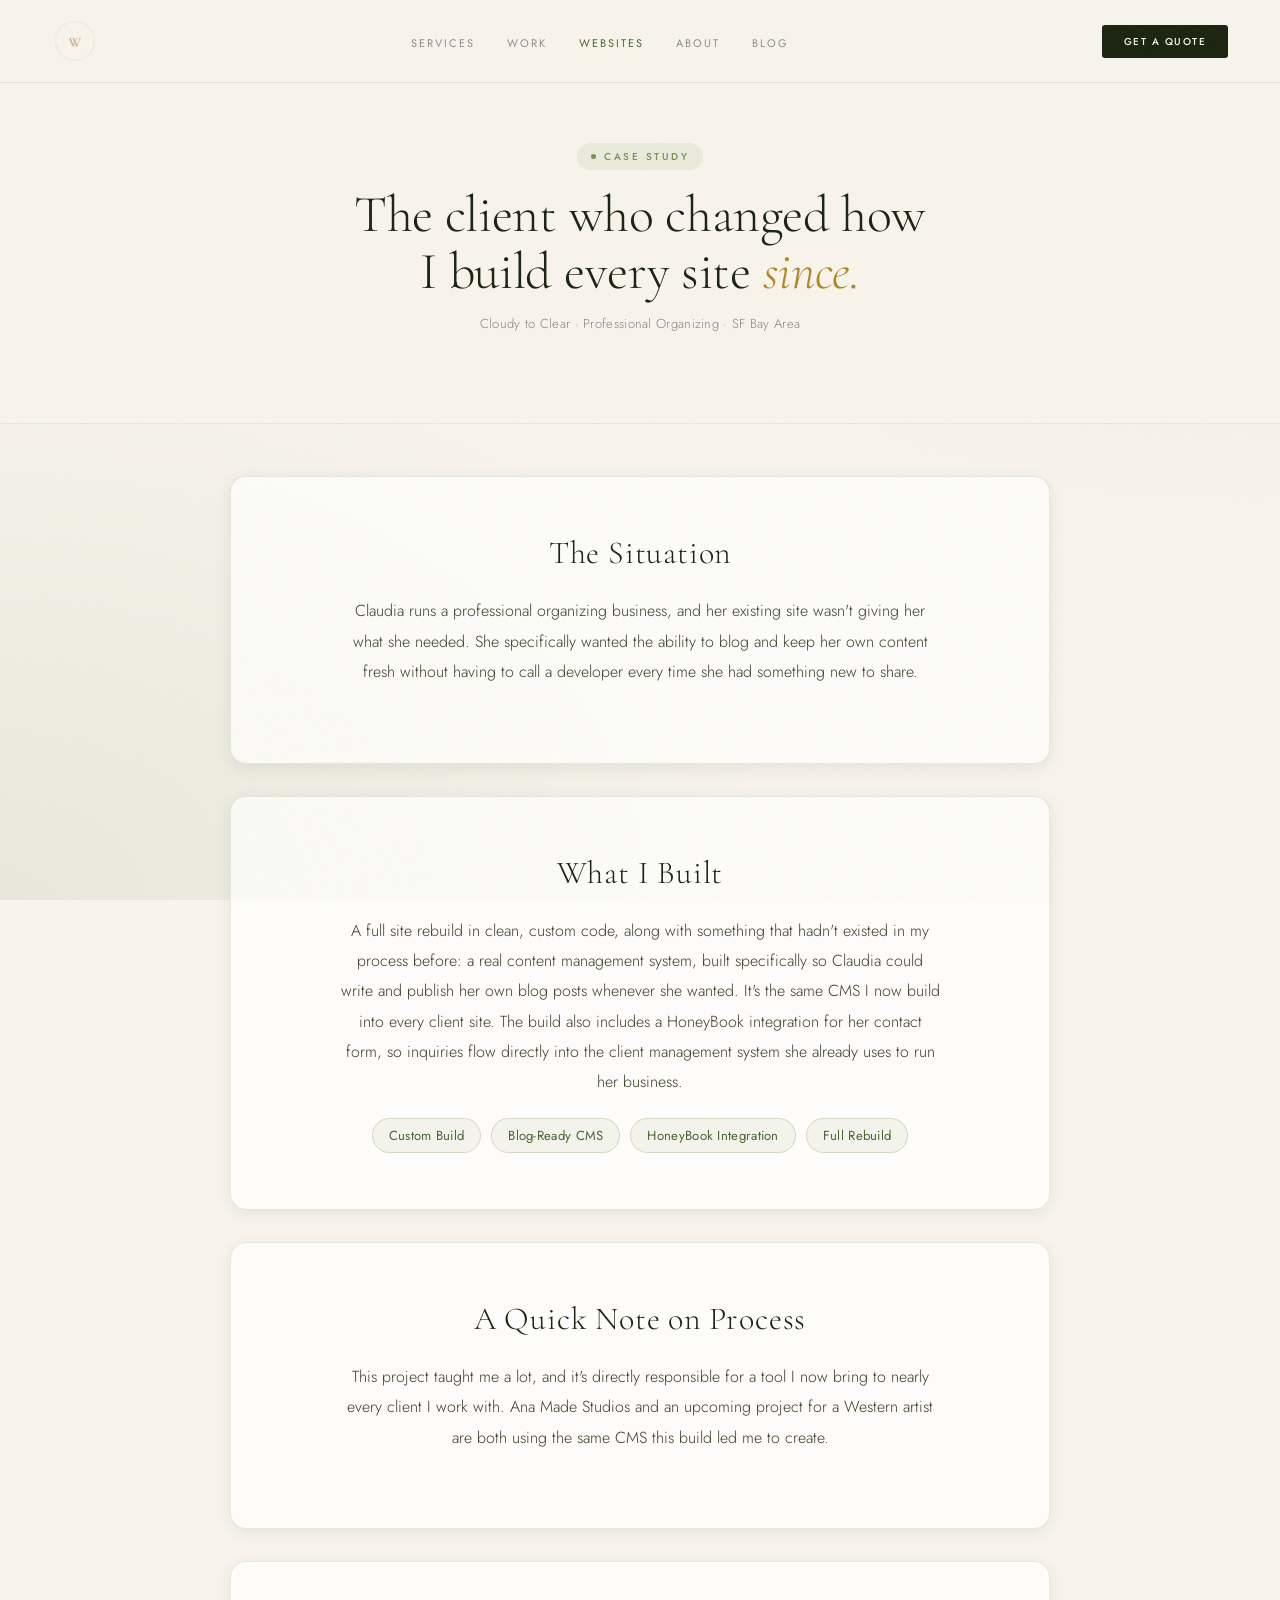
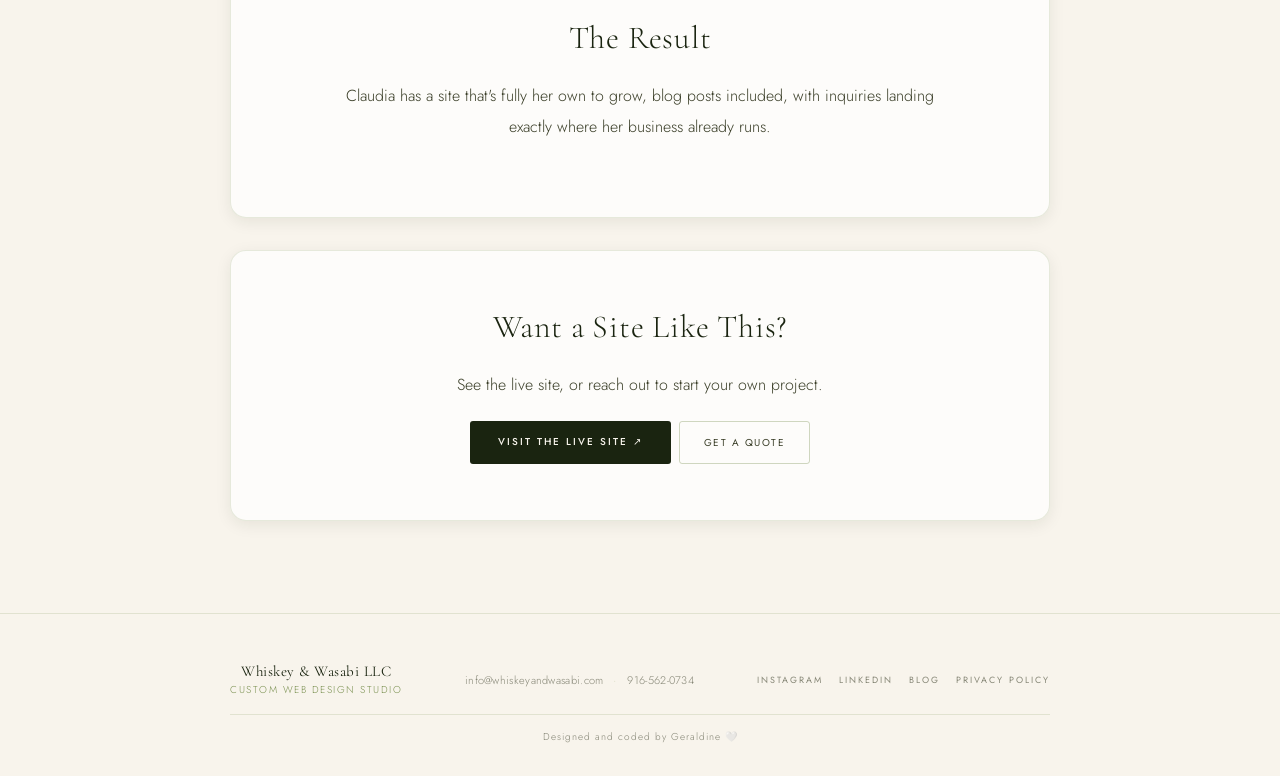
<file: websites/cloudy-to-clear.html>
<!doctype html>
<html lang="en">
<head>
  <!-- Google Analytics -->
<script async src="https://www.googletagmanager.com/gtag/js?id=G-5S310H4D9G"></script>
<script>
  window.dataLayer = window.dataLayer || [];
  function gtag() { dataLayer.push(arguments); }
  gtag('js', new Date());
  gtag('config', 'G-5S310H4D9G');
</script>

  <meta charset="UTF-8">
  <meta name="viewport" content="width=device-width, initial-scale=1.0">
  <title>Cloudy to Clear Case Study | Whiskey & Wasabi</title>
  <meta name="description" content="How a full site rebuild for a professional organizer led to the blog-ready CMS now built into every Whiskey & Wasabi website.">
  <meta name="robots" content="index, follow">
  <link rel="canonical" href="https://whiskeyandwasabi.com/websites/cloudy-to-clear.html">

  <link rel="stylesheet" href="../css/master.css">
  <link href="https://fonts.googleapis.com/css2?family=Cormorant+Garamond:ital,wght@0,300;0,400;0,600;1,300;1,400;1,600&family=Jost:wght@200;300;400;500;600&display=swap" rel="stylesheet">
  <link rel="icon" href="../images/favicon.png" type="image/png">
</head>

<body>

  <!-- Nav -->
  <nav class="nav">
    <a href="../" class="nav-logo"><img src="../images/logof8f4ec.png" alt="Whiskey &amp; Wasabi"></a>
    <ul class="nav-links">
      <li><a href="../#services">Services</a></li>
      <li><a href="../#work">Work</a></li>
      <li><a href="../websites/" style="opacity:1; color:var(--sage-dark);">Websites</a></li>
      <li><a href="../#welcome">About</a></li>
      <li><a href="../blog/">Blog</a></li>
    </ul>
    <button class="nav-toggle" aria-label="Open menu" aria-expanded="false">
      <span></span><span></span><span></span>
    </button>
    <a href="../websites/#quote-form" class="nav-cta">Get a Quote</a>
  </nav>

  <!-- Hero -->
  <header class="inner-hero">
    <div class="inner-hero-content">
      <div class="tag-pill">
        <span class="dot"></span> Case Study
      </div>
      <h1 class="inner-title">The client who changed how<br>I build every site <em>since.</em></h1>
      <p class="inner-subtitle">Cloudy to Clear · Professional Organizing · SF Bay Area</p>
    </div>
  </header>

  <main class="main">

    <section class="box">
      <h2 class="welcome">The Situation</h2>
      <div class="paragraph case-block">
        <p>Claudia runs a professional organizing business, and her existing site wasn't giving her what she needed. She specifically wanted the ability to blog and keep her own content fresh without having to call a developer every time she had something new to share.</p>
      </div>
    </section>

    <section class="box">
      <h2 class="welcome">What I Built</h2>
      <div class="paragraph case-block">
        <p>A full site rebuild in clean, custom code, along with something that hadn't existed in my process before: a real content management system, built specifically so Claudia could write and publish her own blog posts whenever she wanted. It's the same CMS I now build into every client site. The build also includes a HoneyBook integration for her contact form, so inquiries flow directly into the client management system she already uses to run her business.</p>
      </div>
      <div class="strategy-pill-list">
        <span class="strategy-pill">Custom Build</span>
        <span class="strategy-pill">Blog-Ready CMS</span>
        <span class="strategy-pill">HoneyBook Integration</span>
        <span class="strategy-pill">Full Rebuild</span>
      </div>
    </section>

    <section class="box">
      <h2 class="welcome">A Quick Note on Process</h2>
      <div class="paragraph case-block">
        <p>This project taught me a lot, and it's directly responsible for a tool I now bring to nearly every client I work with. Ana Made Studios and an upcoming project for a Western artist are both using the same CMS this build led me to create.</p>
      </div>
    </section>

    <section class="box">
      <h2 class="welcome">The Result</h2>
      <div class="paragraph case-block">
        <p>Claudia has a site that's fully her own to grow, blog posts included, with inquiries landing exactly where her business already runs.</p>
      </div>
    </section>

    <section class="box">
      <h2 class="welcome">Want a Site Like This?</h2>
      <div class="paragraph">
        <p>See the live site, or reach out to start your own project.</p>
      </div>
      <div class="package-buttons" style="margin-top:20px;">
        <a href="https://cloudytoclearpo.com" target="_blank" rel="noopener" class="cta-button">Visit the Live Site ↗</a>
        <a href="../websites/#quote-form" class="btn-secondary">Get a Quote</a>
      </div>
    </section>

  </main>

  <footer class="footer">
    <div class="footer-inner">
      <div class="footer-brand">
        <p class="footer-name">Whiskey &amp; Wasabi LLC</p>
        <p class="footer-tagline">Custom Web Design Studio</p>
      </div>
      <div class="footer-contact">
        <a href="mailto:info@whiskeyandwasabi.com">info@whiskeyandwasabi.com</a>
        <span class="footer-divider">&middot;</span>
        <a href="tel:9165620734">916-562-0734</a>
      </div>
      <div class="footer-links-row">
        <a href="https://instagram.com/geraldinemontellanos" target="_blank" rel="noopener">Instagram</a>
        <a href="https://www.linkedin.com/in/geraldine-montellanos-722b462b3" target="_blank" rel="noopener">LinkedIn</a>
        <a href="../blog/">Blog</a>
        <a href="../privacy-policy/">Privacy Policy</a>
      </div>
    </div>
    <p class="footer-credit">Designed and coded by Geraldine 🤍</p>
  </footer>

  <script src="../js/main.js"></script>
</body>
</html>
</file>
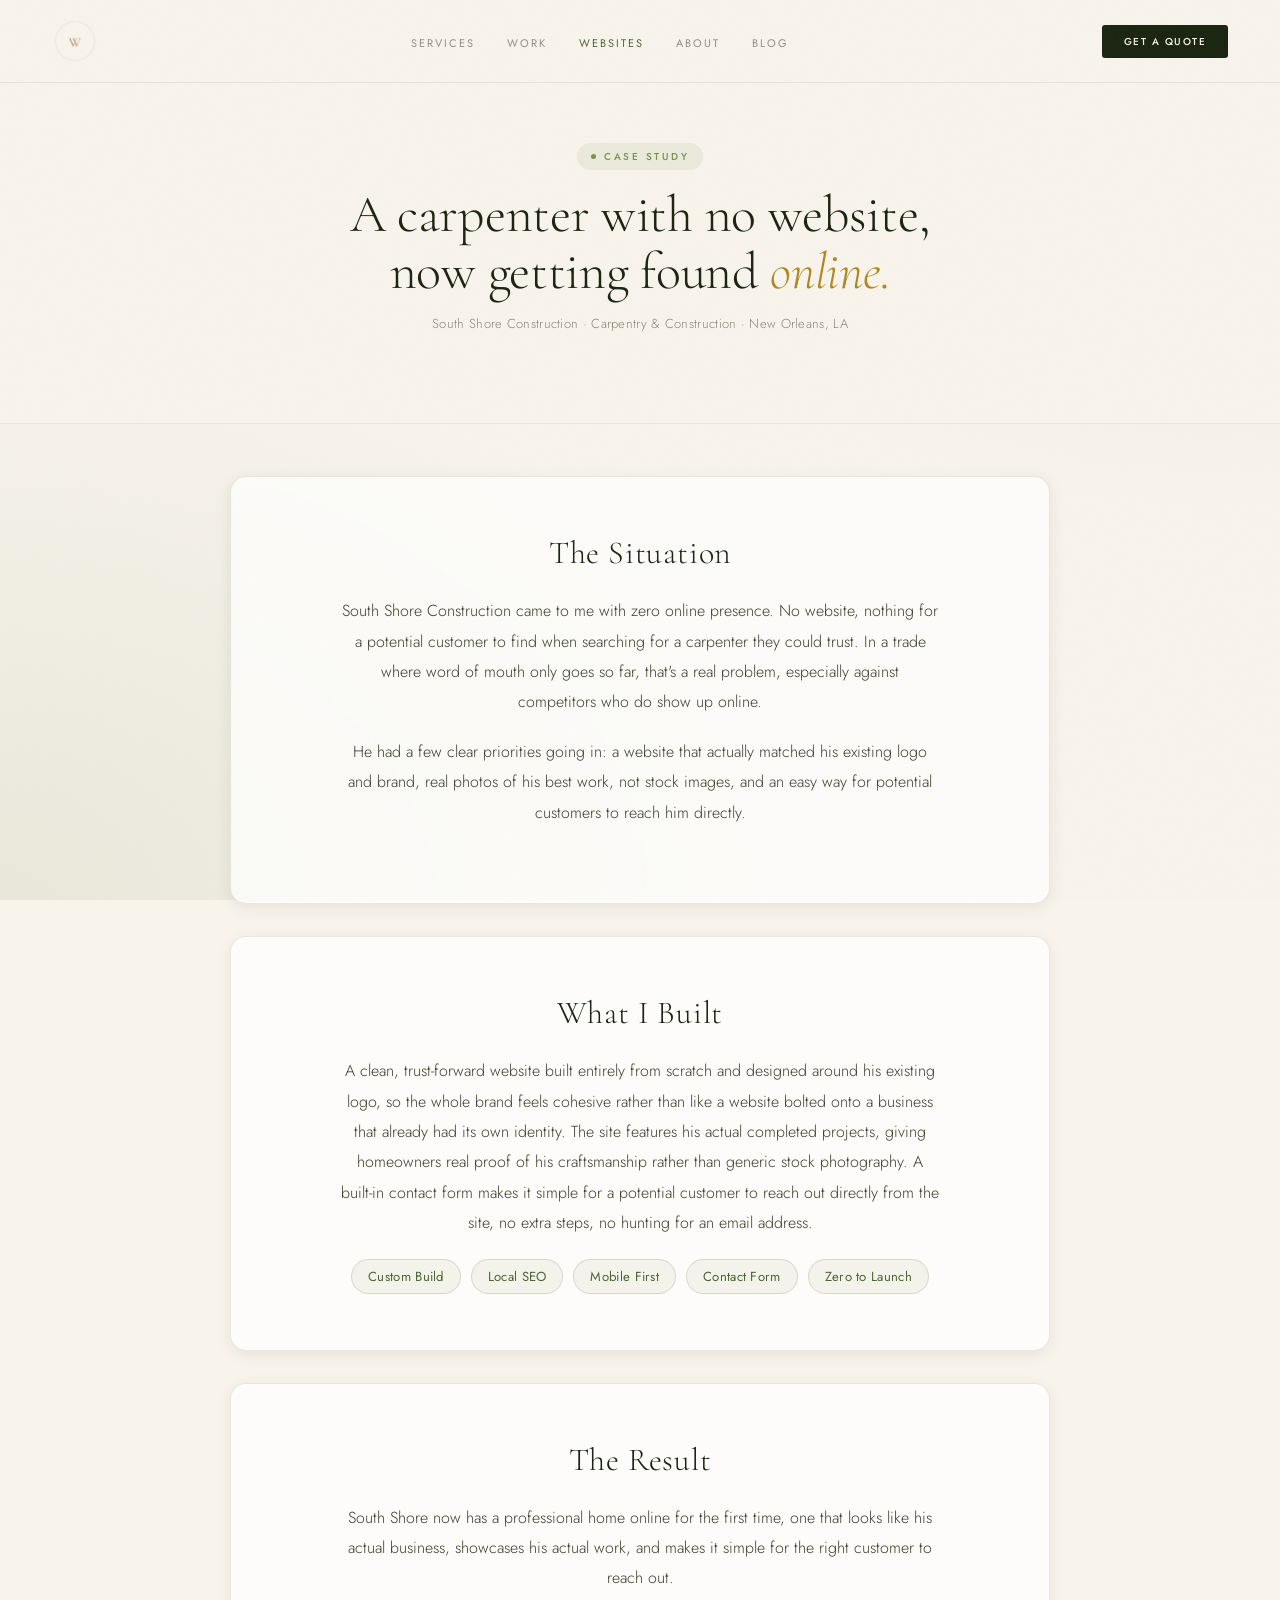
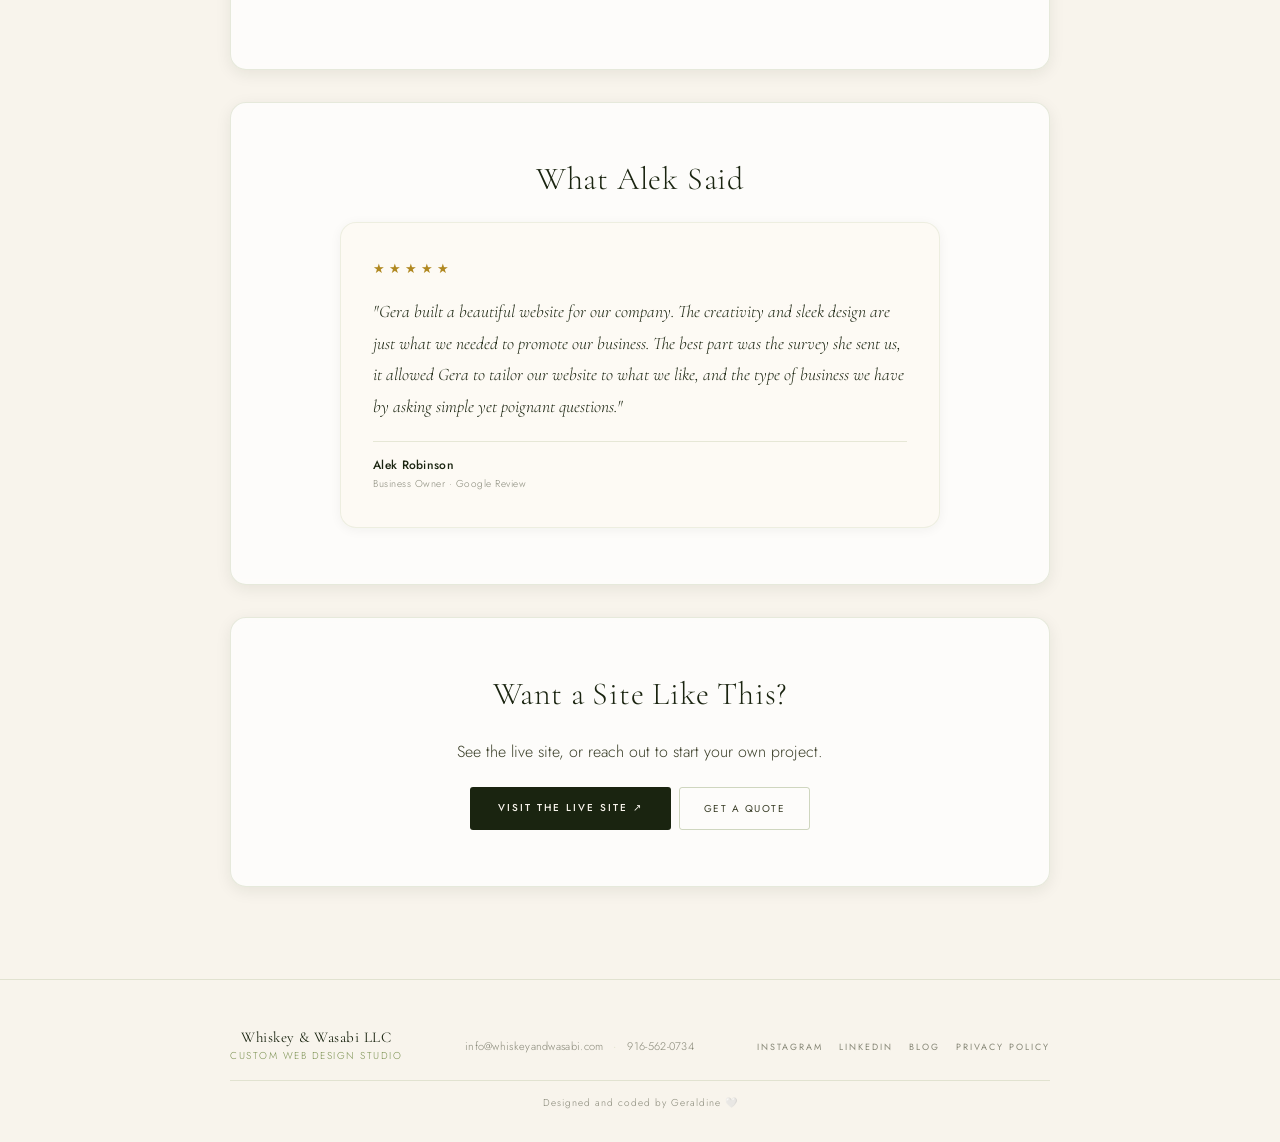
<file: websites/south-shore-construction.html>
<!doctype html>
<html lang="en">
<head>
  <!-- Google Analytics -->
<script async src="https://www.googletagmanager.com/gtag/js?id=G-5S310H4D9G"></script>
<script>
  window.dataLayer = window.dataLayer || [];
  function gtag() { dataLayer.push(arguments); }
  gtag('js', new Date());
  gtag('config', 'G-5S310H4D9G');
</script>

  <meta charset="UTF-8">
  <meta name="viewport" content="width=device-width, initial-scale=1.0">
  <title>South Shore Construction Case Study | Whiskey & Wasabi</title>
  <meta name="description" content="How a New Orleans carpenter with no online presence got a custom website built to match his brand and showcase his best work.">
  <meta name="robots" content="index, follow">
  <link rel="canonical" href="https://whiskeyandwasabi.com/websites/south-shore-construction.html">

  <link rel="stylesheet" href="../css/master.css">
  <link href="https://fonts.googleapis.com/css2?family=Cormorant+Garamond:ital,wght@0,300;0,400;0,600;1,300;1,400;1,600&family=Jost:wght@200;300;400;500;600&display=swap" rel="stylesheet">
  <link rel="icon" href="../images/favicon.png" type="image/png">
</head>

<body>

  <!-- Nav -->
  <nav class="nav">
    <a href="../" class="nav-logo"><img src="../images/logof8f4ec.png" alt="Whiskey &amp; Wasabi"></a>
    <ul class="nav-links">
      <li><a href="../#services">Services</a></li>
      <li><a href="../#work">Work</a></li>
      <li><a href="../websites/" style="opacity:1; color:var(--sage-dark);">Websites</a></li>
      <li><a href="../#welcome">About</a></li>
      <li><a href="../blog/">Blog</a></li>
    </ul>
    <button class="nav-toggle" aria-label="Open menu" aria-expanded="false">
      <span></span><span></span><span></span>
    </button>
    <a href="../websites/#quote-form" class="nav-cta">Get a Quote</a>
  </nav>

  <!-- Hero -->
  <header class="inner-hero">
    <div class="inner-hero-content">
      <div class="tag-pill">
        <span class="dot"></span> Case Study
      </div>
      <h1 class="inner-title">A carpenter with no website,<br>now getting found <em>online.</em></h1>
      <p class="inner-subtitle">South Shore Construction · Carpentry &amp; Construction · New Orleans, LA</p>
    </div>
  </header>

  <main class="main">

    <section class="box">
      <h2 class="welcome">The Situation</h2>
      <div class="paragraph case-block">
        <p>South Shore Construction came to me with zero online presence. No website, nothing for a potential customer to find when searching for a carpenter they could trust. In a trade where word of mouth only goes so far, that's a real problem, especially against competitors who do show up online.</p>
        <p>He had a few clear priorities going in: a website that actually matched his existing logo and brand, real photos of his best work, not stock images, and an easy way for potential customers to reach him directly.</p>
      </div>
    </section>

    <section class="box">
      <h2 class="welcome">What I Built</h2>
      <div class="paragraph case-block">
        <p>A clean, trust-forward website built entirely from scratch and designed around his existing logo, so the whole brand feels cohesive rather than like a website bolted onto a business that already had its own identity. The site features his actual completed projects, giving homeowners real proof of his craftsmanship rather than generic stock photography. A built-in contact form makes it simple for a potential customer to reach out directly from the site, no extra steps, no hunting for an email address.</p>
      </div>
      <div class="strategy-pill-list">
        <span class="strategy-pill">Custom Build</span>
        <span class="strategy-pill">Local SEO</span>
        <span class="strategy-pill">Mobile First</span>
        <span class="strategy-pill">Contact Form</span>
        <span class="strategy-pill">Zero to Launch</span>
      </div>
    </section>

    <section class="box">
      <h2 class="welcome">The Result</h2>
      <div class="paragraph case-block">
        <p>South Shore now has a professional home online for the first time, one that looks like his actual business, showcases his actual work, and makes it simple for the right customer to reach out.</p>
      </div>
    </section>

    <section class="box">
      <h2 class="welcome">What Alek Said</h2>
      <div class="testimonial-grid" style="grid-template-columns: 1fr; max-width: 620px; margin: 24px auto 0;">
        <div class="testimonial-card">
          <div class="testimonial-stars">★★★★★</div>
          <p class="testimonial-quote">"Gera built a beautiful website for our company. The creativity and sleek design are just what we needed to promote our business. The best part was the survey she sent us, it allowed Gera to tailor our website to what we like, and the type of business we have by asking simple yet poignant questions."</p>
          <div class="testimonial-author">
            <p class="testimonial-name">Alek Robinson</p>
            <p class="testimonial-title">Business Owner · Google Review</p>
          </div>
        </div>
      </div>
    </section>

    <section class="box">
      <h2 class="welcome">Want a Site Like This?</h2>
      <div class="paragraph">
        <p>See the live site, or reach out to start your own project.</p>
      </div>
      <div class="package-buttons" style="margin-top:20px;">
        <a href="https://southshore2019.com" target="_blank" rel="noopener" class="cta-button">Visit the Live Site ↗</a>
        <a href="../websites/#quote-form" class="btn-secondary">Get a Quote</a>
      </div>
    </section>

  </main>

  <footer class="footer">
    <div class="footer-inner">
      <div class="footer-brand">
        <p class="footer-name">Whiskey &amp; Wasabi LLC</p>
        <p class="footer-tagline">Custom Web Design Studio</p>
      </div>
      <div class="footer-contact">
        <a href="mailto:info@whiskeyandwasabi.com">info@whiskeyandwasabi.com</a>
        <span class="footer-divider">&middot;</span>
        <a href="tel:9165620734">916-562-0734</a>
      </div>
      <div class="footer-links-row">
        <a href="https://instagram.com/geraldinemontellanos" target="_blank" rel="noopener">Instagram</a>
        <a href="https://www.linkedin.com/in/geraldine-montellanos-722b462b3" target="_blank" rel="noopener">LinkedIn</a>
        <a href="../blog/">Blog</a>
        <a href="../privacy-policy/">Privacy Policy</a>
      </div>
    </div>
    <p class="footer-credit">Designed and coded by Geraldine 🤍</p>
  </footer>

  <script src="../js/main.js"></script>
</body>
</html>
</file>
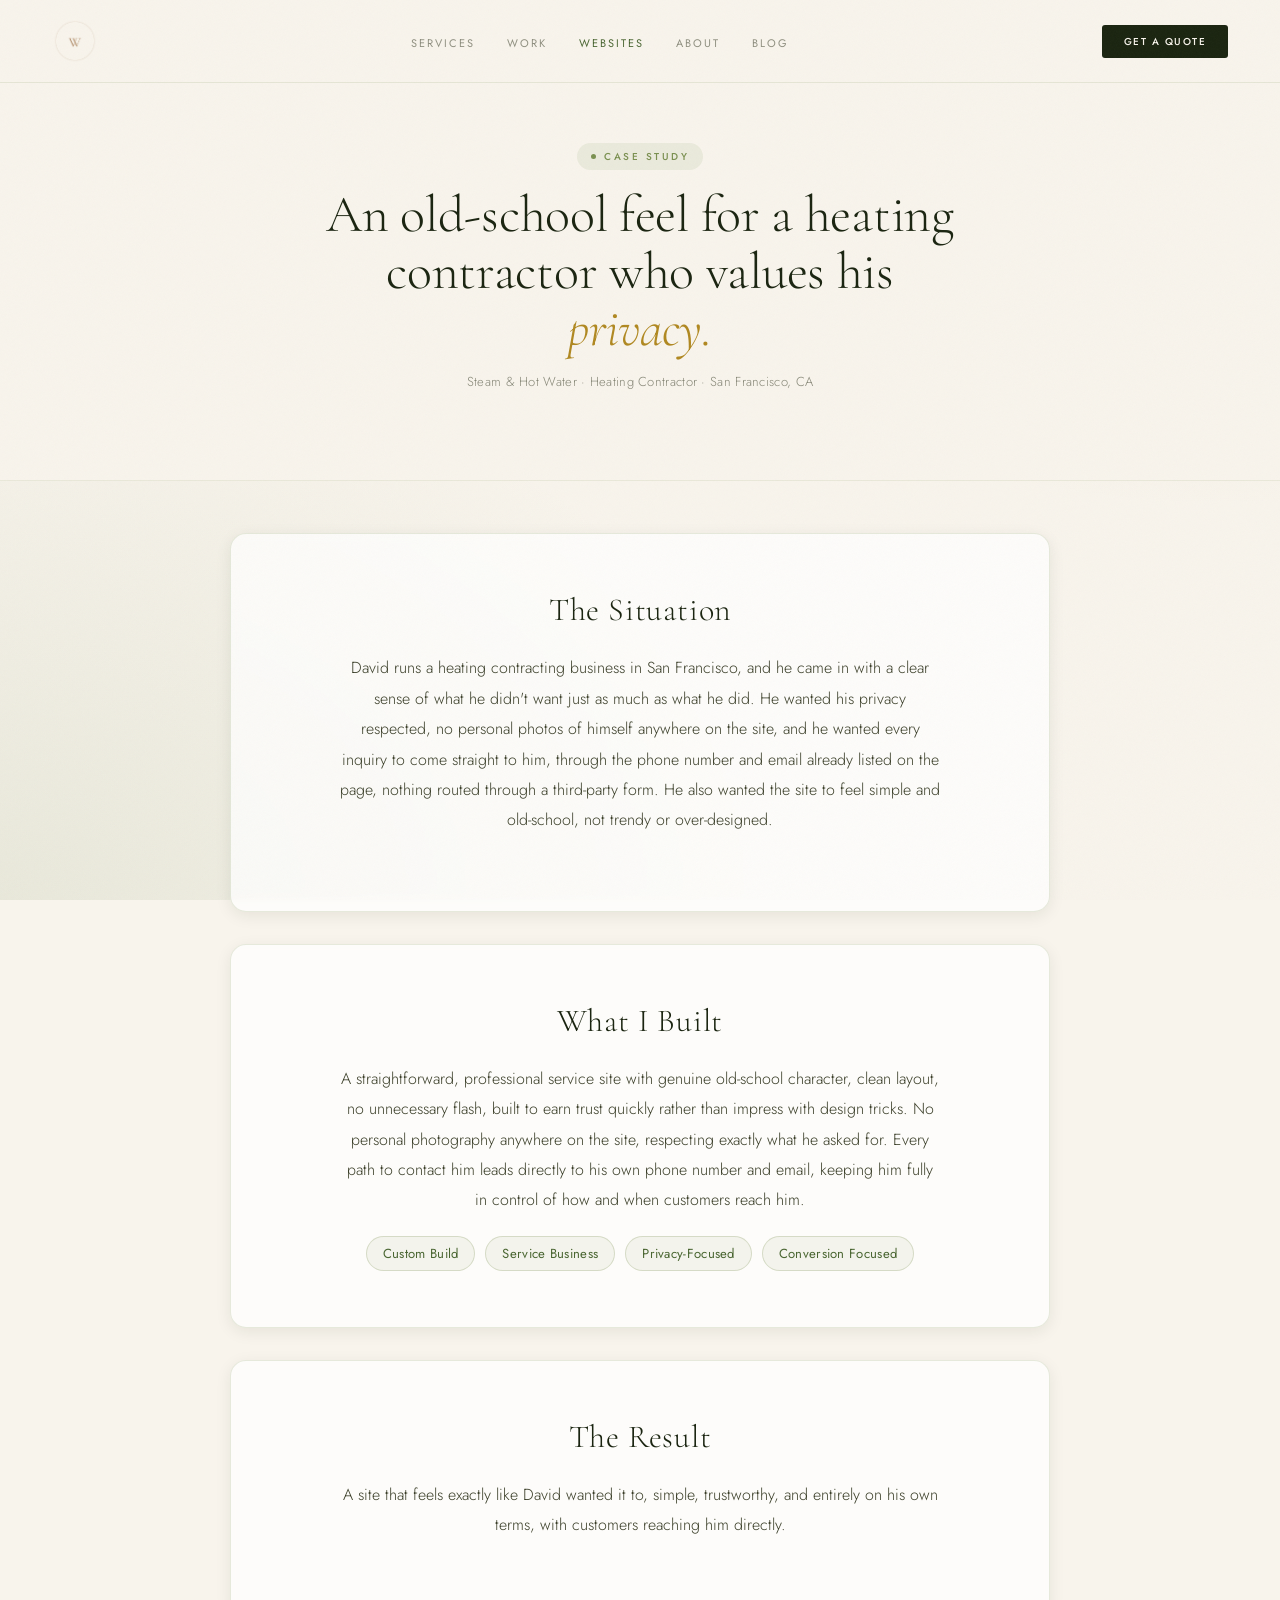
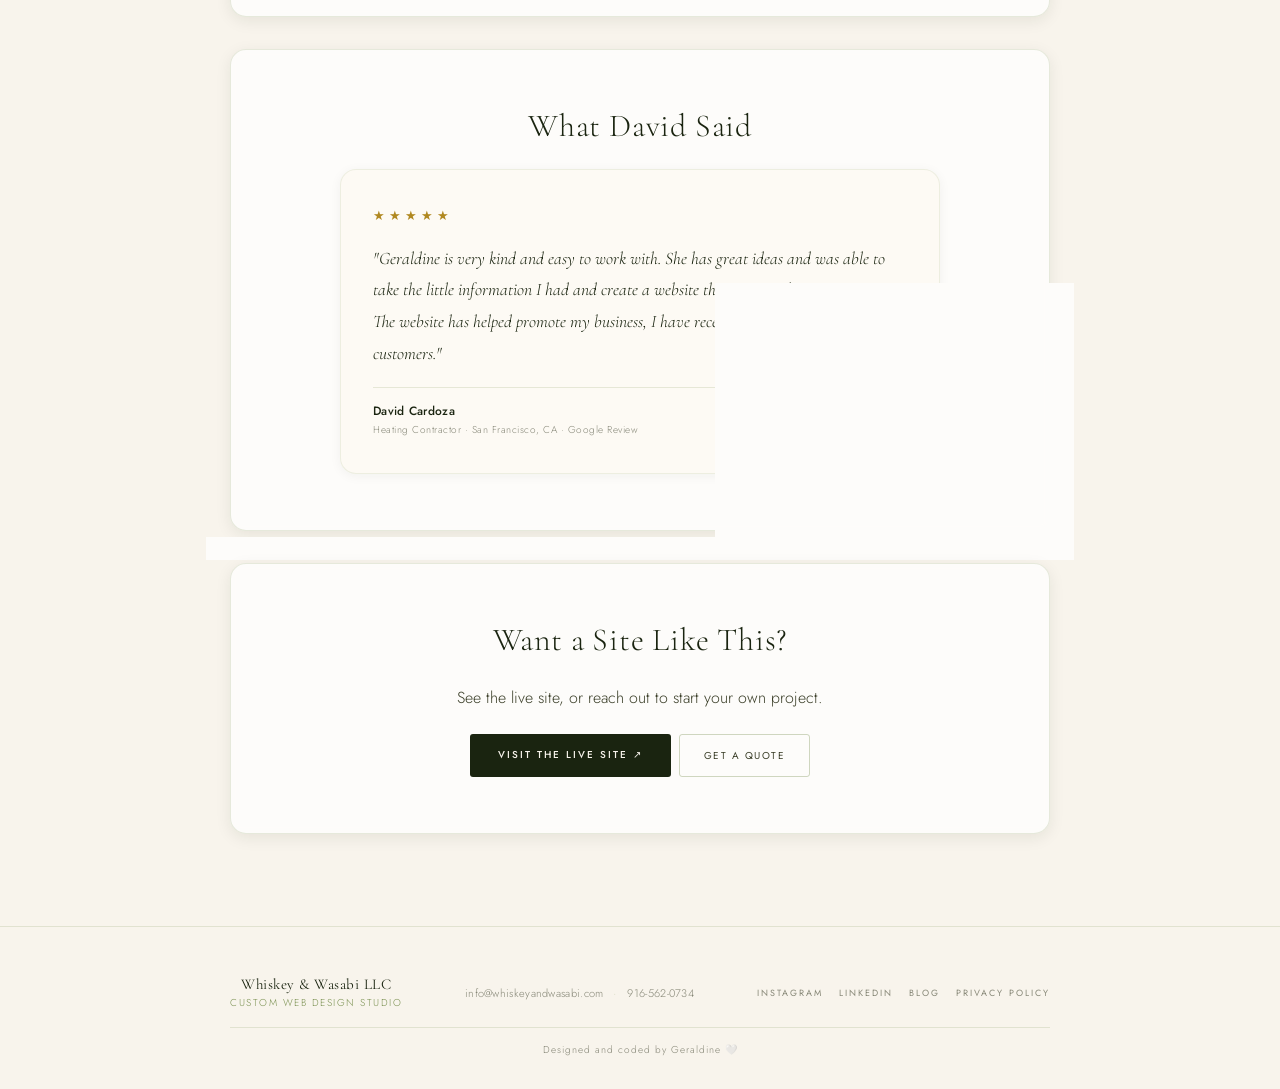
<file: websites/steam-and-hot-water.html>
<!doctype html>
<html lang="en">
<head>
  <!-- Google Analytics -->
<script async src="https://www.googletagmanager.com/gtag/js?id=G-5S310H4D9G"></script>
<script>
  window.dataLayer = window.dataLayer || [];
  function gtag() { dataLayer.push(arguments); }
  gtag('js', new Date());
  gtag('config', 'G-5S310H4D9G');
</script>

  <meta charset="UTF-8">
  <meta name="viewport" content="width=device-width, initial-scale=1.0">
  <title>Steam & Hot Water Case Study | Whiskey & Wasabi</title>
  <meta name="description" content="How a San Francisco heating contractor got a simple, old-school website built entirely around his privacy, with every inquiry going straight to him.">
  <meta name="robots" content="index, follow">
  <link rel="canonical" href="https://whiskeyandwasabi.com/websites/steam-and-hot-water.html">

  <link rel="stylesheet" href="../css/master.css">
  <link href="https://fonts.googleapis.com/css2?family=Cormorant+Garamond:ital,wght@0,300;0,400;0,600;1,300;1,400;1,600&family=Jost:wght@200;300;400;500;600&display=swap" rel="stylesheet">
  <link rel="icon" href="../images/favicon.png" type="image/png">
</head>

<body>

  <!-- Nav -->
  <nav class="nav">
    <a href="../" class="nav-logo"><img src="../images/logof8f4ec.png" alt="Whiskey &amp; Wasabi"></a>
    <ul class="nav-links">
      <li><a href="../#services">Services</a></li>
      <li><a href="../#work">Work</a></li>
      <li><a href="../websites/" style="opacity:1; color:var(--sage-dark);">Websites</a></li>
      <li><a href="../#welcome">About</a></li>
      <li><a href="../blog/">Blog</a></li>
    </ul>
    <button class="nav-toggle" aria-label="Open menu" aria-expanded="false">
      <span></span><span></span><span></span>
    </button>
    <a href="../websites/#quote-form" class="nav-cta">Get a Quote</a>
  </nav>

  <!-- Hero -->
  <header class="inner-hero">
    <div class="inner-hero-content">
      <div class="tag-pill">
        <span class="dot"></span> Case Study
      </div>
      <h1 class="inner-title">An old-school feel for a heating<br>contractor who values his <em>privacy.</em></h1>
      <p class="inner-subtitle">Steam &amp; Hot Water · Heating Contractor · San Francisco, CA</p>
    </div>
  </header>

  <main class="main">

    <section class="box">
      <h2 class="welcome">The Situation</h2>
      <div class="paragraph case-block">
        <p>David runs a heating contracting business in San Francisco, and he came in with a clear sense of what he didn't want just as much as what he did. He wanted his privacy respected, no personal photos of himself anywhere on the site, and he wanted every inquiry to come straight to him, through the phone number and email already listed on the page, nothing routed through a third-party form. He also wanted the site to feel simple and old-school, not trendy or over-designed.</p>
      </div>
    </section>

    <section class="box">
      <h2 class="welcome">What I Built</h2>
      <div class="paragraph case-block">
        <p>A straightforward, professional service site with genuine old-school character, clean layout, no unnecessary flash, built to earn trust quickly rather than impress with design tricks. No personal photography anywhere on the site, respecting exactly what he asked for. Every path to contact him leads directly to his own phone number and email, keeping him fully in control of how and when customers reach him.</p>
      </div>
      <div class="strategy-pill-list">
        <span class="strategy-pill">Custom Build</span>
        <span class="strategy-pill">Service Business</span>
        <span class="strategy-pill">Privacy-Focused</span>
        <span class="strategy-pill">Conversion Focused</span>
      </div>
    </section>

    <section class="box">
      <h2 class="welcome">The Result</h2>
      <div class="paragraph case-block">
        <p>A site that feels exactly like David wanted it to, simple, trustworthy, and entirely on his own terms, with customers reaching him directly.</p>
      </div>
    </section>

    <section class="box">
      <h2 class="welcome">What David Said</h2>
      <div class="testimonial-grid" style="grid-template-columns: 1fr; max-width: 620px; margin: 24px auto 0;">
        <div class="testimonial-card">
          <div class="testimonial-stars">★★★★★</div>
          <p class="testimonial-quote">"Geraldine is very kind and easy to work with. She has great ideas and was able to take the little information I had and create a website that surpassed my expectations. The website has helped promote my business, I have received great feedback from my customers."</p>
          <div class="testimonial-author">
            <p class="testimonial-name">David Cardoza</p>
            <p class="testimonial-title">Heating Contractor · San Francisco, CA · Google Review</p>
          </div>
        </div>
      </div>
    </section>

    <section class="box">
      <h2 class="welcome">Want a Site Like This?</h2>
      <div class="paragraph">
        <p>See the live site, or reach out to start your own project.</p>
      </div>
      <div class="package-buttons" style="margin-top:20px;">
        <a href="https://steamandhotwater.com" target="_blank" rel="noopener" class="cta-button">Visit the Live Site ↗</a>
        <a href="../websites/#quote-form" class="btn-secondary">Get a Quote</a>
      </div>
    </section>

  </main>

  <footer class="footer">
    <div class="footer-inner">
      <div class="footer-brand">
        <p class="footer-name">Whiskey &amp; Wasabi LLC</p>
        <p class="footer-tagline">Custom Web Design Studio</p>
      </div>
      <div class="footer-contact">
        <a href="mailto:info@whiskeyandwasabi.com">info@whiskeyandwasabi.com</a>
        <span class="footer-divider">&middot;</span>
        <a href="tel:9165620734">916-562-0734</a>
      </div>
      <div class="footer-links-row">
        <a href="https://instagram.com/geraldinemontellanos" target="_blank" rel="noopener">Instagram</a>
        <a href="https://www.linkedin.com/in/geraldine-montellanos-722b462b3" target="_blank" rel="noopener">LinkedIn</a>
        <a href="../blog/">Blog</a>
        <a href="../privacy-policy/">Privacy Policy</a>
      </div>
    </div>
    <p class="footer-credit">Designed and coded by Geraldine 🤍</p>
  </footer>

  <script src="../js/main.js"></script>
</body>
</html>
</file>
<file: css/master.css>
/* ============================================
   WHISKEY & WASABI — master.css
   Palette: Sage + Honey Marble
   Fonts: Cormorant Garamond (display) + Jost (body)
   ============================================ */

/* -----------------------------
   CSS Variables
----------------------------- */
:root {
  --cream:       #F8F4EC;
  --cream-dark:  #EFE9DC;
  --sage:        #7A9050;
  --sage-light:  #a8be80;
  --sage-dark:   #4a6632;
  --honey:       #B08820;
  --honey-light: #D4A840;
  --dark:        #1a2410;
  --text:        #3a3e28;
  --muted:       rgba(58, 62, 40, 0.6);
  --card-bg:     rgba(255, 255, 255, 0.72);
  --card-border: rgba(122, 144, 80, 0.18);
  --shadow-sm:   0 4px 16px rgba(26, 36, 16, 0.08);
  --shadow-md:   0 8px 32px rgba(26, 36, 16, 0.12);
  --shadow-lg:   0 20px 60px rgba(26, 36, 16, 0.14);
  --radius:      16px;
  --radius-sm:   8px;
}

/* -----------------------------
   Global Reset
----------------------------- */
*, *::before, *::after {
  box-sizing: border-box;
  margin: 0;
  padding: 0;
}

/* -----------------------------
   Base
----------------------------- */
html { scroll-behavior: smooth; }

body {
  font-family: 'Jost', sans-serif;
  font-weight: 300;
  background-color: var(--cream);
  background-image:
    radial-gradient(ellipse at 95% 0%, rgba(180, 160, 80, 0.14) 0%, transparent 40%),
    radial-gradient(ellipse at 0% 100%, rgba(100, 130, 70, 0.1) 0%, transparent 45%);
  background-attachment: fixed;
  color: var(--text);
  display: flex;
  flex-direction: column;
  min-height: 100vh;
  position: relative;
}

a { color: inherit; text-decoration: none; }

/* -----------------------------
   Paper Texture Overlay
----------------------------- */
body::before {
  content: '';
  position: fixed;
  inset: 0;
  pointer-events: none;
  z-index: 9998;
  opacity: 0.032;
  background-image: url("data:image/svg+xml,%3Csvg viewBox='0 0 512 512' xmlns='http://www.w3.org/2000/svg'%3E%3Cfilter id='grain'%3E%3CfeTurbulence type='fractalNoise' baseFrequency='0.75' numOctaves='4' stitchTiles='stitch'/%3E%3C/filter%3E%3Crect width='100%25' height='100%25' filter='url(%23grain)'/%3E%3C/svg%3E");
  background-size: 256px;
  background-repeat: repeat;
}

/* -----------------------------
   Page Loader
----------------------------- */
.page-loader {
  position: fixed;
  inset: 0;
  background: #F8F4EC;
  z-index: 9999;
  display: flex;
  flex-direction: column;
  align-items: center;
  justify-content: center;
  gap: 12px;
  transition: opacity 0.6s ease, visibility 0.6s ease;
}

.page-loader.hidden {
  opacity: 0;
  visibility: hidden;
  pointer-events: none;
}

.loader-logo {
  font-family: 'Cormorant Garamond', serif;
  font-size: 28px;
  font-weight: 300;
  color: #1a2410;
  letter-spacing: 2px;
  opacity: 0;
  animation: loaderFadeIn 0.8s ease 0.2s forwards;
}

.loader-tagline {
  font-family: 'Jost', sans-serif;
  font-size: 9px;
  font-weight: 400;
  letter-spacing: 4px;
  text-transform: uppercase;
  color: #7A9050;
  opacity: 0;
  animation: loaderFadeIn 0.8s ease 0.5s forwards;
}

.loader-line {
  width: 0;
  height: 1px;
  background: linear-gradient(to right, #7A9050, #B08820);
  animation: loaderLine 0.8s ease 0.3s forwards;
  margin-top: 4px;
}

@keyframes loaderFadeIn {
  from { opacity: 0; transform: translateY(6px); }
  to   { opacity: 1; transform: translateY(0); }
}

@keyframes loaderLine {
  from { width: 0; }
  to   { width: 120px; }
}

/* -----------------------------
   Navigation
----------------------------- */
.nav {
  display: flex;
  align-items: center;
  justify-content: space-between;
  padding: 18px 52px;
  background: var(--cream);
  border-bottom: 1px solid rgba(122, 144, 80, 0.15);
  position: sticky;
  top: 0;
  z-index: 100;
  backdrop-filter: blur(8px);
}

.nav-logo {
  font-family: 'Cormorant Garamond', serif;
  font-size: 20px;
  font-weight: 400;
  letter-spacing: 1px;
  color: var(--dark);
}

.nav-links {
  display: flex;
  gap: 32px;
  list-style: none;
}

.nav-links a {
  font-size: 11px;
  font-weight: 400;
  letter-spacing: 2px;
  text-transform: uppercase;
  color: var(--text);
  opacity: 0.55;
  transition: opacity 0.2s;
}

.nav-links a:hover { opacity: 1; }

.nav-cta {
  font-size: 10px;
  font-weight: 500;
  letter-spacing: 1.5px;
  text-transform: uppercase;
  padding: 9px 22px;
  background: var(--dark);
  color: var(--cream);
  border-radius: 3px;
  transition: background 0.2s, transform 0.2s;
}

.nav-cta:hover {
  background: var(--sage-dark);
  transform: translateY(-1px);
}

/* -----------------------------
   Hero Split
----------------------------- */
.header {
  width: 100%;
  background: var(--cream);
}

.hero-split {
  display: grid;
  grid-template-columns: 1fr 460px;
  min-height: 560px;
  max-width: 1100px;
  margin: 0 auto;
  padding: 0 52px;
  gap: 0;
}

.hero-text {
  padding: 72px 52px 72px 0;
  display: flex;
  flex-direction: column;
  justify-content: center;
  position: relative;
}

.hero-text::after {
  content: '';
  position: absolute;
  top: 40px;
  bottom: 40px;
  right: 0;
  width: 1px;
  background: linear-gradient(to bottom, transparent, rgba(122,144,80,0.3), transparent);
}

.tag-pill {
  display: inline-flex;
  align-items: center;
  gap: 8px;
  font-size: 10px;
  font-weight: 500;
  letter-spacing: 2.5px;
  text-transform: uppercase;
  color: var(--sage);
  background: rgba(122, 144, 80, 0.1);
  padding: 6px 14px;
  border-radius: 30px;
  margin-bottom: 20px;
  width: fit-content;
}

.dot {
  width: 5px;
  height: 5px;
  background: var(--sage);
  border-radius: 50%;
  display: inline-block;
}

.eyebrow {
  font-size: 10px;
  font-weight: 400;
  letter-spacing: 3px;
  text-transform: uppercase;
  color: var(--muted);
  margin-bottom: 18px;
  display: flex;
  align-items: center;
  gap: 12px;
}

.eyebrow::before {
  content: '';
  display: block;
  width: 24px;
  height: 1px;
  background: var(--sage);
  flex-shrink: 0;
}

.hero-text h1 {
  font-family: 'Cormorant Garamond', serif;
  font-size: 58px;
  font-weight: 300;
  line-height: 1.08;
  color: var(--dark);
  margin-bottom: 22px;
  letter-spacing: -0.5px;
}

.hero-text h1 em {
  font-style: italic;
  color: var(--honey);
  font-weight: 300;
}

.hero-sub {
  font-size: 14px;
  font-weight: 300;
  line-height: 1.8;
  color: var(--text);
  opacity: 0.75;
  max-width: 400px;
  margin-bottom: 36px;
}

.hero-buttons {
  display: flex;
  gap: 14px;
  flex-wrap: wrap;
  align-items: center;
  margin-bottom: 20px;
}

.hero-buttons .btn-ghost {
  opacity: 0.75;
  padding: 13px 4px;
  border-bottom: 1px solid var(--text);
}

.hero-buttons .btn-ghost:hover {
  opacity: 1;
  color: var(--sage-dark);
  border-bottom-color: var(--sage-dark);
}

.hero-note {
  font-size: 12px;
  color: var(--muted);
  margin-top: 4px;
}

.hero-note a {
  text-decoration: underline;
  text-underline-offset: 3px;
  transition: color 0.2s;
}

.hero-note a:hover { color: var(--sage-dark); }

.hero-secondary-link {
  font-size: 11px;
  font-weight: 300;
  color: var(--muted);
  margin-bottom: 16px;
  letter-spacing: 0.3px;
}

.hero-secondary-link a {
  text-decoration: underline;
  text-underline-offset: 3px;
  color: var(--sage-dark);
  transition: color 0.2s;
}

.hero-secondary-link a:hover { color: var(--honey); }

/* Hero photo panel */
.hero-photo {
  position: relative;
  display: flex;
  align-items: flex-end;
  justify-content: center;
  overflow: hidden;
  background: linear-gradient(180deg, #E8EDD8 0%, #DDD6B8 100%);
}

.hero-photo img {
  width: 88%;
  height: 95%;
  object-fit: cover;
  object-position: top center;
  border-radius: 160px 160px 0 0;
  position: absolute;
  bottom: 0;
  filter: drop-shadow(0 10px 24px rgba(26,36,16,0.12));
}

.name-tag {
  position: absolute;
  bottom: 24px;
  left: 20px;
  background: white;
  border-radius: var(--radius-sm);
  padding: 10px 16px;
  box-shadow: var(--shadow-md);
  z-index: 2;
}

.name-tag strong {
  display: block;
  font-size: 12px;
  font-weight: 500;
  color: var(--dark);
  letter-spacing: 0.3px;
}

.name-tag span {
  font-size: 10px;
  color: var(--sage);
  letter-spacing: 0.5px;
  font-weight: 400;
}

/* -----------------------------
   Momentum Note
----------------------------- */
.momentum-note {
  display: flex;
  align-items: center;
  gap: 9px;
  font-size: 11px;
  font-weight: 400;
  color: var(--sage-dark);
  background: rgba(122, 144, 80, 0.08);
  border: 1px solid rgba(122, 144, 80, 0.2);
  border-radius: 30px;
  padding: 8px 16px;
  width: fit-content;
  max-width: 480px;
  margin-bottom: 16px;
  letter-spacing: 0.2px;
}

.momentum-dot {
  width: 7px;
  height: 7px;
  background: var(--sage);
  border-radius: 50%;
  flex-shrink: 0;
  animation: pulse-dot 2s ease-in-out infinite;
}

@keyframes pulse-dot {
  0%, 100% { opacity: 1; transform: scale(1); }
  50%       { opacity: 0.5; transform: scale(0.8); }
}

/* -----------------------------
   Inner Page Hero
----------------------------- */
.inner-hero {
  background: var(--cream);
  border-bottom: 1px solid rgba(122, 144, 80, 0.12);
  padding: 60px 52px 56px;
  text-align: center;
}

.inner-hero-content {
  max-width: 660px;
  margin: 0 auto;
  display: flex;
  flex-direction: column;
  align-items: center;
  animation: fadeIn 0.7s cubic-bezier(.16,1,.3,1) both;
}

.inner-title {
  font-family: 'Cormorant Garamond', serif;
  font-size: 52px;
  font-weight: 300;
  color: var(--dark);
  line-height: 1.1;
  letter-spacing: -0.3px;
  margin-bottom: 14px;
}

.inner-title em {
  font-style: italic;
  color: var(--honey);
}

.inner-subtitle {
  font-size: 13px;
  font-weight: 300;
  color: var(--muted);
  letter-spacing: 0.3px;
  line-height: 1.6;
  margin-bottom: 32px;
}

.inner-hero .tag-pill { margin-bottom: 16px; }
.inner-hero .hero-buttons { justify-content: center; margin-bottom: 16px; }
.inner-hero .hero-note { text-align: center; }

/* -----------------------------
   Main / Content Area
----------------------------- */
.main { flex: 1; padding: 20px 0 60px; }

/* -----------------------------
   Shared Containers
----------------------------- */
.box,
.services {
  width: 100%;
  max-width: 820px;
  margin: 32px auto;
  padding: 56px 64px;
  border-radius: var(--radius);
  background: var(--card-bg);
  border: 1px solid var(--card-border);
  box-shadow: var(--shadow-sm);
  backdrop-filter: blur(4px);
}

.services { max-width: 960px; }
.services-container h2 { margin-bottom: 8px; }

/* -----------------------------
   Section Titles
----------------------------- */
.section-title,
.welcome {
  font-family: 'Cormorant Garamond', serif;
  font-size: 2rem;
  font-weight: 300;
  color: var(--dark);
  text-align: center;
  margin-bottom: 24px;
  letter-spacing: 0.8px;
}

/* -----------------------------
   Paragraph
----------------------------- */
.paragraph {
  max-width: 600px;
  margin: 0 auto;
  font-size: 1rem;
  font-weight: 300;
  line-height: 1.9;
  text-align: center;
  color: var(--text);
}

.paragraph p { margin-bottom: 1.2rem; }
.paragraph em { font-style: italic; color: var(--honey); }

.paragraph.subtext {
  font-size: 0.9rem;
  font-style: italic;
  max-width: 480px;
  margin: 0 auto 32px;
  color: var(--muted);
  font-weight: 300;
}

/* -----------------------------
   Social Links
----------------------------- */
.social-links {
  text-align: center;
  margin-top: 24px;
  display: flex;
  align-items: center;
  justify-content: center;
  gap: 12px;
  font-size: 11px;
  font-weight: 400;
  letter-spacing: 1.5px;
  text-transform: uppercase;
}

.social-links a {
  color: var(--sage-dark);
  transition: color 0.2s, letter-spacing 0.2s;
}

.social-links a:hover { color: var(--honey); letter-spacing: 2px; }
.social-links .divider { color: var(--card-border); }

/* -----------------------------
   Packages
----------------------------- */
.packages {
  display: grid;
  grid-template-columns: repeat(3, 1fr);
  gap: 24px;
  margin-top: 8px;
}

.package {
  background: #FDFAF4;
  border: 1px solid rgba(122,144,80,0.14);
  padding: 36px 28px;
  width: 100%;
  border-radius: var(--radius);
  box-shadow: 0 2px 12px rgba(26,36,16,0.05);
  transition: transform 0.35s ease, box-shadow 0.35s ease, opacity 0.7s ease;
  opacity: 0;
  transform: translateY(20px);
  color: var(--text);
}

.package.visible {
  opacity: 1;
  transform: translateY(0);
}

.package:hover {
  transform: translateY(-5px);
  box-shadow: 0 12px 36px rgba(26,36,16,0.1);
  border-color: rgba(122,144,80,0.3);
}

.package.highlight {
  background: linear-gradient(145deg, #1a2410 0%, #243318 100%);
  border: 1.5px solid rgba(212,168,64,0.35);
  color: var(--cream);
  box-shadow: 0 8px 32px rgba(26,36,16,0.2);
}

.package.highlight:hover {
  border-color: rgba(212,168,64,0.6);
  box-shadow: 0 16px 48px rgba(26,36,16,0.25);
}

.package .badge {
  display: inline-block;
  font-size: 9px;
  font-weight: 500;
  letter-spacing: 2px;
  text-transform: uppercase;
  padding: 4px 12px;
  border-radius: 20px;
  margin-bottom: 14px;
  background: rgba(176,136,32,0.2);
  color: var(--honey-light);
  border: 1px solid rgba(176,136,32,0.3);
}

.package h3 {
  font-family: 'Cormorant Garamond', serif;
  font-size: 1.3rem;
  font-weight: 400;
  margin-bottom: 12px;
  letter-spacing: 0.3px;
}

.package p {
  margin: 8px 0;
  font-size: 0.9rem;
  font-weight: 300;
  line-height: 1.65;
}

.package .checklist {
  font-size: 0.85rem;
  line-height: 1.9;
  opacity: 0.85;
}

.package-note {
  font-style: italic;
  font-size: 0.82rem;
  margin-top: 12px;
  opacity: 0.75;
}

.package-buttons {
  margin-top: 18px;
  display: flex;
  gap: 8px;
  flex-wrap: wrap;
  justify-content: center;
}

/* Fourth package — full width horizontal */
.packages .package:nth-child(4) {
  grid-column: 1 / -1;
  display: grid;
  grid-template-columns: auto 1fr auto;
  align-items: center;
  gap: 40px;
  padding: 36px 48px;
}

.packages .package:nth-child(4) h3 {
  margin-bottom: 0;
  white-space: nowrap;
}

.packages .package:nth-child(4) p:first-of-type { margin: 0; }
.packages .package:nth-child(4) .checklist { display: none; }
.packages .package:nth-child(4) .package-note { white-space: nowrap; margin: 0; }
.packages .package:nth-child(4) .package-buttons { margin-top: 0; justify-content: flex-end; white-space: nowrap; }

/* -----------------------------
   Buttons
----------------------------- */
.btn-primary {
  display: inline-block;
  font-family: 'Jost', sans-serif;
  font-size: 10px;
  font-weight: 500;
  letter-spacing: 2px;
  text-transform: uppercase;
  padding: 13px 28px;
  background: var(--dark);
  color: var(--cream);
  border-radius: 3px;
  border: none;
  cursor: pointer;
  transition: background 0.2s, transform 0.2s, box-shadow 0.2s;
  text-decoration: none;
}

.btn-primary:hover {
  background: var(--sage-dark);
  transform: translateY(-2px);
  box-shadow: var(--shadow-md);
}

.btn-ghost {
  display: inline-block;
  font-family: 'Jost', sans-serif;
  font-size: 10px;
  font-weight: 400;
  letter-spacing: 1.5px;
  text-transform: uppercase;
  color: var(--text);
  opacity: 0.6;
  background: none;
  border: none;
  cursor: pointer;
  transition: opacity 0.2s;
  text-decoration: none;
  padding: 13px 0;
}

.btn-ghost:hover { opacity: 1; }

.btn-outline-dark {
  display: inline-block;
  font-family: 'Jost', sans-serif;
  font-size: 10px;
  font-weight: 500;
  letter-spacing: 2px;
  text-transform: uppercase;
  padding: 13px 28px;
  background: transparent;
  color: var(--dark);
  border: 1.5px solid var(--dark);
  border-radius: 3px;
  text-decoration: none;
  transition: background 0.2s, color 0.2s, transform 0.2s;
}

.btn-outline-dark:hover {
  background: var(--dark);
  color: var(--cream);
  transform: translateY(-2px);
}

.btn-package-primary {
  display: inline-block;
  font-family: 'Jost', sans-serif;
  font-size: 9px;
  font-weight: 500;
  letter-spacing: 1.5px;
  text-transform: uppercase;
  padding: 10px 20px;
  background: var(--sage-dark);
  color: white;
  border-radius: 3px;
  transition: background 0.2s, transform 0.2s;
  text-decoration: none;
}

.btn-package-primary:hover {
  background: var(--dark);
  transform: translateY(-1px);
}

.btn-package-secondary {
  display: inline-block;
  font-family: 'Jost', sans-serif;
  font-size: 9px;
  font-weight: 400;
  letter-spacing: 1.5px;
  text-transform: uppercase;
  padding: 10px 16px;
  background: transparent;
  color: var(--text);
  border: 1px solid var(--card-border);
  border-radius: 3px;
  transition: border-color 0.2s, background 0.2s;
  text-decoration: none;
}

.btn-package-secondary:hover {
  border-color: var(--sage);
  background: rgba(122,144,80,0.06);
}

.cta-button {
  display: inline-block;
  font-family: 'Jost', sans-serif;
  font-size: 10px;
  font-weight: 500;
  letter-spacing: 2px;
  text-transform: uppercase;
  padding: 13px 28px;
  background: var(--dark);
  color: var(--cream);
  border-radius: 3px;
  text-decoration: none;
  transition: background 0.2s, transform 0.2s, box-shadow 0.2s;
}

.cta-button:hover {
  background: var(--sage-dark);
  transform: translateY(-2px);
  box-shadow: var(--shadow-md);
}

.btn-secondary {
  display: inline-block;
  font-family: 'Jost', sans-serif;
  font-size: 10px;
  font-weight: 400;
  letter-spacing: 1.5px;
  text-transform: uppercase;
  padding: 13px 24px;
  background: transparent;
  color: var(--text);
  border: 1px solid rgba(122,144,80,0.35);
  border-radius: 3px;
  text-decoration: none;
  transition: border-color 0.2s, background 0.2s, transform 0.2s;
}

.btn-secondary:hover {
  border-color: var(--sage);
  background: rgba(122,144,80,0.06);
  transform: translateY(-1px);
}

/* -----------------------------
   Work Grid
----------------------------- */
.work-grid {
  display: grid;
  grid-template-columns: repeat(3, 1fr);
  gap: 20px;
  margin-top: 24px;
}

.work-card {
  background: white;
  border: 1px solid var(--card-border);
  border-radius: var(--radius);
  padding: 36px 28px;
  box-shadow: var(--shadow-sm);
  display: flex;
  flex-direction: column;
  transition: transform 0.3s ease, box-shadow 0.3s ease;
}

.work-card:hover {
  transform: translateY(-4px);
  box-shadow: var(--shadow-md);
}

.work-card-label {
  font-size: 9px;
  font-weight: 500;
  letter-spacing: 2px;
  text-transform: uppercase;
  color: var(--honey);
  margin-bottom: 10px;
}

.work-card-title {
  font-family: 'Cormorant Garamond', serif;
  font-size: 1.4rem;
  font-weight: 400;
  color: var(--dark);
  margin-bottom: 12px;
  letter-spacing: 0.3px;
}

.work-card-desc {
  font-size: 0.88rem;
  font-weight: 300;
  line-height: 1.7;
  color: var(--text);
  flex: 1;
  margin-bottom: 16px;
}

.work-card-tags {
  display: flex;
  flex-wrap: wrap;
  gap: 6px;
}

/* -----------------------------
   Testimonials
----------------------------- */
.testimonial-grid {
  display: grid;
  grid-template-columns: repeat(2, 1fr);
  gap: 20px;
  margin-top: 24px;
}

.testimonial-grid .testimonial-card:last-child:nth-child(odd) {
  grid-column: 1 / -1;
  max-width: 600px;
  margin: 0 auto;
  width: 100%;
}

.testimonial-card {
  background: #FDFAF4;
  border: 1px solid rgba(122,144,80,0.12);
  border-radius: var(--radius);
  padding: 36px 32px;
  box-shadow: 0 2px 12px rgba(26,36,16,0.05);
  display: flex;
  flex-direction: column;
  gap: 18px;
  transition: transform 0.3s ease, box-shadow 0.3s ease;
}

.testimonial-card:hover {
  transform: translateY(-3px);
  box-shadow: 0 10px 32px rgba(26,36,16,0.09);
}

.testimonial-stars {
  color: var(--honey);
  font-size: 13px;
  letter-spacing: 4px;
}

.testimonial-quote {
  font-family: 'Cormorant Garamond', serif;
  font-size: 1.1rem;
  font-weight: 300;
  font-style: italic;
  line-height: 1.8;
  color: #1a2410;
  flex: 1;
}

.testimonial-author {
  border-top: 1px solid var(--card-border);
  padding-top: 14px;
}

.testimonial-name {
  font-size: 12px;
  font-weight: 500;
  color: var(--dark);
  letter-spacing: 0.3px;
}

.testimonial-title {
  font-size: 10px;
  font-weight: 300;
  color: var(--muted);
  letter-spacing: 0.5px;
  margin-top: 2px;
}

/* -----------------------------
   Pull Quote
----------------------------- */
.pull-quote {
  text-align: center;
  padding: 8px 0 32px;
  max-width: 620px;
  margin: 0 auto;
}

.pull-quote p {
  font-family: 'Cormorant Garamond', serif;
  font-size: clamp(20px, 2.5vw, 28px);
  font-weight: 300;
  font-style: italic;
  color: #1a2410;
  line-height: 1.55;
  letter-spacing: 0.2px;
}

.pull-quote p em { color: #B08820; }

.pull-quote-attr {
  font-family: 'Jost', sans-serif;
  font-size: 10px;
  font-weight: 400;
  letter-spacing: 2px;
  text-transform: uppercase;
  color: rgba(58,62,40,0.4);
  margin-top: 12px;
  display: block;
}

/* -----------------------------
   Editorial Quote Strip
----------------------------- */
.quote-strip {
  width: 100%;
  background: #1a2410;
  padding: 52px 40px;
  text-align: center;
  position: relative;
  overflow: hidden;
}

.quote-strip::before {
  content: '';
  position: absolute;
  inset: 0;
  background:
    radial-gradient(ellipse at 20% 50%, rgba(122,144,80,0.12) 0%, transparent 60%),
    radial-gradient(ellipse at 80% 50%, rgba(176,136,32,0.1) 0%, transparent 60%);
}

.quote-strip blockquote {
  font-family: 'Cormorant Garamond', serif;
  font-size: clamp(22px, 3vw, 34px);
  font-weight: 300;
  font-style: italic;
  color: #F8F4EC;
  line-height: 1.5;
  max-width: 760px;
  margin: 0 auto 16px;
  position: relative;
  letter-spacing: 0.3px;
}

.quote-strip blockquote em { color: #D4A840; }

.quote-strip cite {
  font-family: 'Jost', sans-serif;
  font-size: 10px;
  font-weight: 400;
  letter-spacing: 3px;
  text-transform: uppercase;
  color: rgba(248,244,236,0.4);
  font-style: normal;
  position: relative;
}

/* -----------------------------
   Two Column Layout
----------------------------- */
.two-columns {
  display: grid;
  grid-template-columns: repeat(2, 1fr);
  gap: 32px;
  max-width: 680px;
  margin: 0 auto;
  text-align: left;
}

.two-columns p {
  margin: 6px 0;
  font-size: 0.9rem;
  font-weight: 300;
  line-height: 1.65;
}

.two-columns strong {
  font-weight: 500;
  color: var(--dark);
  font-size: 0.85rem;
  letter-spacing: 0.5px;
  text-transform: uppercase;
}

/* -----------------------------
   Before / After
----------------------------- */
.before-after {
  display: grid;
  grid-template-columns: repeat(2, 1fr);
  gap: 20px;
  max-width: 580px;
  margin: 28px auto 0;
}

.ba-card {
  background: white;
  border: 1px solid var(--card-border);
  border-radius: var(--radius);
  padding: 24px;
  text-align: center;
  box-shadow: var(--shadow-sm);
}

.ba-card h3 {
  font-family: 'Cormorant Garamond', serif;
  font-size: 1.1rem;
  font-weight: 400;
  color: var(--dark);
  margin-bottom: 12px;
  letter-spacing: 0.5px;
}

.ba-card p {
  margin: 5px 0;
  font-size: 0.9rem;
  font-weight: 300;
  color: var(--text);
}

/* -----------------------------
   Sample / Strategy Grid
----------------------------- */
.sample-grid,
.strategy-grid {
  display: grid;
  grid-template-columns: repeat(2, 1fr);
  gap: 16px;
  margin-top: 24px;
}

.sample-grid .strategy-sample-box:last-child { grid-column: span 2; }
.portfolio-process .strategy-sample-box:last-child { grid-column: span 1; }

.strategy-sample-box,
.strategy-card {
  background: white;
  border: 1px solid var(--card-border);
  border-radius: var(--radius-sm);
  padding: 28px 24px;
  box-shadow: var(--shadow-sm);
  transition: border-color 0.2s, transform 0.2s;
}

.strategy-sample-box:hover,
.strategy-card:hover {
  border-color: rgba(122,144,80,0.4);
  transform: translateY(-2px);
}

.strategy-sample-box h3,
.strategy-card h3 {
  font-family: 'Cormorant Garamond', serif;
  font-size: 1.1rem;
  font-weight: 400;
  color: var(--dark);
  margin-bottom: 10px;
}

.strategy-sample-box p,
.strategy-card p {
  font-size: 0.88rem;
  font-weight: 300;
  line-height: 1.7;
  color: var(--text);
}

/* -----------------------------
   Strategy Pills
----------------------------- */
.strategy-pill-list {
  display: flex;
  flex-wrap: wrap;
  gap: 10px;
  margin-top: 20px;
  justify-content: center;
}

.strategy-pill {
  padding: 7px 16px;
  border-radius: 999px;
  background: rgba(122, 144, 80, 0.08);
  border: 1px solid rgba(122, 144, 80, 0.25);
  font-size: 0.82rem;
  font-weight: 400;
  color: var(--sage-dark);
  letter-spacing: 0.3px;
}

/* -----------------------------
   Video Grid
----------------------------- */
.video-grid {
  display: grid;
  grid-template-columns: repeat(2, 1fr);
  gap: 20px;
  margin-top: 28px;
}

.video-card {
  background: white;
  border: 1px solid var(--card-border);
  border-radius: var(--radius);
  padding: 16px;
  text-align: center;
  box-shadow: var(--shadow-sm);
}

.video-card video {
  width: 100%;
  border-radius: var(--radius-sm);
  margin-bottom: 12px;
}

.video-card h3 {
  font-family: 'Cormorant Garamond', serif;
  font-size: 1rem;
  font-weight: 400;
  color: var(--dark);
  margin-bottom: 4px;
}

.video-card p {
  font-size: 0.85rem;
  font-weight: 300;
  color: var(--muted);
}

.video-card .italic { font-style: italic; color: var(--muted); }

/* -----------------------------
   Stat Highlight
----------------------------- */
.stat-highlight {
  display: flex;
  flex-direction: column;
  align-items: center;
  gap: 6px;
  margin: 28px auto 8px;
  padding: 28px 32px;
  background: linear-gradient(135deg, rgba(26,36,16,0.04) 0%, rgba(176,136,32,0.06) 100%);
  border: 1px solid rgba(176, 136, 32, 0.2);
  border-radius: var(--radius);
  max-width: 420px;
  text-align: center;
}

.stat-number {
  font-family: 'Cormorant Garamond', serif;
  font-size: 64px;
  font-weight: 300;
  color: var(--honey);
  line-height: 1;
  letter-spacing: -1px;
}

.stat-label {
  font-size: 12px;
  font-weight: 400;
  color: var(--muted);
  letter-spacing: 0.3px;
  max-width: 280px;
  line-height: 1.5;
}

/* -----------------------------
   FAQ Section
----------------------------- */
.faq-list {
  display: flex;
  flex-direction: column;
  gap: 0;
  margin-top: 28px;
}

.faq-item {
  padding: 24px 0;
  border-bottom: 1px solid var(--card-border);
}

.faq-item:last-child {
  border-bottom: none;
  padding-bottom: 0;
}

.faq-question {
  font-family: 'Cormorant Garamond', serif;
  font-size: 1.15rem;
  font-weight: 400;
  color: var(--dark);
  margin-bottom: 10px;
  letter-spacing: 0.2px;
}

.faq-answer {
  font-size: 0.92rem;
  font-weight: 300;
  line-height: 1.8;
  color: var(--text);
  max-width: 620px;
  margin: 0 auto;
  text-align: center;
}

/* -----------------------------
   Web Design Section
----------------------------- */
.web-design-inner {
  display: grid;
  grid-template-columns: 1fr auto;
  gap: 48px;
  align-items: center;
}

.price-block {
  background: var(--dark);
  border-radius: var(--radius);
  padding: 32px 28px;
  text-align: center;
  min-width: 160px;
}

.price-label {
  font-size: 9px;
  font-weight: 400;
  letter-spacing: 2px;
  text-transform: uppercase;
  color: rgba(248,244,236,0.5);
  margin-bottom: 6px;
}

.price-number {
  font-family: 'Cormorant Garamond', serif;
  font-size: 42px;
  font-weight: 300;
  color: var(--honey-light);
  line-height: 1;
  margin-bottom: 8px;
}

.price-sub {
  font-size: 10px;
  font-weight: 300;
  letter-spacing: 1px;
  color: rgba(248,244,236,0.4);
  text-transform: uppercase;
}

/* -----------------------------
   Portfolio Grid
----------------------------- */
.portfolio-grid {
  display: flex;
  flex-direction: column;
  gap: 32px;
  margin-top: 24px;
}

.portfolio-card {
  display: grid;
  grid-template-columns: 45% 55%;
  background: white;
  border: 1px solid var(--card-border);
  border-radius: var(--radius);
  overflow: hidden;
  box-shadow: var(--shadow-sm);
  transition: transform 0.3s ease, box-shadow 0.3s ease;
  min-height: 300px;
}

.portfolio-card:hover {
  transform: translateY(-3px);
  box-shadow: var(--shadow-md);
}

.portfolio-preview {
  background: var(--cream-dark);
  overflow: hidden;
  display: block;
  position: relative;
  min-height: 300px;
}

.portfolio-preview img {
  position: absolute;
  top: 0; left: 0;
  width: 100%; height: 100%;
  object-fit: cover;
  object-position: top center;
  display: block;
}

.preview-placeholder-text {
  display: none;
  position: absolute;
  top: 50%; left: 50%;
  transform: translate(-50%, -50%);
  font-family: 'Cormorant Garamond', serif;
  font-size: 16px;
  font-weight: 300;
  color: var(--muted);
  text-align: center;
  padding: 20px;
  white-space: nowrap;
}

.portfolio-preview.preview-placeholder .preview-placeholder-text {
  display: block;
}

.portfolio-info {
  padding: 32px 28px;
  display: flex;
  flex-direction: column;
  justify-content: center;
  overflow: hidden;
}

/* -----------------------------
   Pricing Grid
----------------------------- */
.pricing-grid {
  display: grid;
  grid-template-columns: repeat(3, 1fr);
  gap: 20px;
  margin-top: 28px;
}

.pricing-card {
  background: white;
  border: 1px solid var(--card-border);
  border-radius: var(--radius);
  padding: 28px 22px;
  box-shadow: var(--shadow-sm);
}

.pricing-card-featured {
  background: linear-gradient(140deg, #1a2410 0%, #2e4020 100%);
  border: 2px solid rgba(176,136,32,0.4);
  color: var(--cream);
}

.pricing-card-featured .pricing-tier { color: rgba(248,244,236,0.6); }
.pricing-card-featured .pricing-price { color: var(--honey-light); }
.pricing-card-featured .pricing-desc { color: rgba(248,244,236,0.75); }

.pricing-tier {
  font-size: 9px;
  font-weight: 500;
  letter-spacing: 2.5px;
  text-transform: uppercase;
  color: var(--sage);
  margin-bottom: 6px;
}

.pricing-price {
  font-family: 'Cormorant Garamond', serif;
  font-size: 32px;
  font-weight: 300;
  color: var(--dark);
  line-height: 1.1;
  margin-bottom: 12px;
}

.pricing-desc {
  font-size: 0.85rem;
  font-weight: 300;
  line-height: 1.65;
  color: var(--text);
  margin-bottom: 8px;
}

/* -----------------------------
   Footer
----------------------------- */
.footer {
  text-align: center;
  font-size: 11px;
  font-weight: 400;
  letter-spacing: 1px;
  color: var(--muted);
  padding: 48px 20px 32px;
  border-top: 1px solid var(--card-border);
  background: var(--cream);
}

.footer-inner {
  display: flex;
  align-items: center;
  justify-content: space-between;
  flex-wrap: wrap;
  gap: 16px;
  max-width: 820px;
  margin: 0 auto;
  padding-bottom: 16px;
  border-bottom: 1px solid var(--card-border);
  margin-bottom: 14px;
}

.footer-brand { display: flex; flex-direction: column; gap: 2px; }

.footer-name {
  font-family: 'Cormorant Garamond', serif;
  font-size: 15px;
  font-weight: 400;
  color: var(--dark);
  letter-spacing: 0.5px;
}

.footer-tagline {
  font-size: 10px;
  font-weight: 300;
  letter-spacing: 1.5px;
  text-transform: uppercase;
  color: var(--sage);
  line-height: 1.6;
  max-width: 200px;
}

.footer-contact { display: flex; flex-direction: row; flex-wrap: wrap; gap: 10px; align-items: center; }

.footer-divider { color: var(--card-border); }

.footer-contact a {
  font-size: 11px;
  font-weight: 300;
  color: var(--muted);
  text-decoration: none;
  letter-spacing: 0.3px;
  transition: color 0.2s;
}

.footer-contact a:hover { color: var(--sage-dark); }

.footer-links-row { display: flex; gap: 16px; }

.footer-links-row a {
  font-size: 9px;
  font-weight: 400;
  letter-spacing: 2px;
  text-transform: uppercase;
  color: var(--muted);
  text-decoration: none;
  transition: color 0.2s;
}

.footer-links-row a:hover { color: var(--sage-dark); }

.footer-credit {
  text-align: center;
  font-size: 10px;
  color: var(--muted);
  font-weight: 300;
}

/* -----------------------------
   Decorative Divider
----------------------------- */
.section-divider-ornament {
  text-align: center;
  padding: 12px 0;
  color: rgba(122,144,80,0.35);
  font-size: 18px;
  letter-spacing: 12px;
  user-select: none;
}

/* -----------------------------
   Animations
----------------------------- */
@keyframes fadeIn {
  from { opacity: 0; transform: translateY(12px); }
  to   { opacity: 1; transform: translateY(0); }
}

.hero-text { animation: fadeIn 0.8s cubic-bezier(.16,1,.3,1) both; }
.hero-photo { animation: fadeIn 0.9s cubic-bezier(.16,1,.3,1) 0.15s both; }

@keyframes pulseEffect {
  0%   { transform: scale(1);    box-shadow: 0 0 0 0 rgba(74,102,50,0.18); }
  50%  { transform: scale(1.03); box-shadow: 0 0 0 10px rgba(74,102,50,0); }
  100% { transform: scale(1);    box-shadow: 0 0 0 0 rgba(74,102,50,0); }
}

.cta-button.pulse { animation: pulseEffect 1.4s ease-out 1; }

/* -----------------------------
   Media Queries
----------------------------- */
@media (max-width: 900px) {
  .hero-split { grid-template-columns: 1fr; padding: 0 32px; }
  .hero-text { padding: 52px 0 32px; text-align: center; }
  .hero-text::after { display: none; }
  .tag-pill { margin: 0 auto 20px; }
  .eyebrow { justify-content: center; }
  .hero-sub { max-width: 100%; }
  .hero-buttons { justify-content: center; }
  .hero-photo { height: 360px; border-radius: var(--radius) var(--radius) 0 0; }
  .nav { padding: 14px 24px; }
  .nav-links { display: none; }
  .work-grid { grid-template-columns: 1fr; }
  .web-design-inner { grid-template-columns: 1fr; gap: 24px; }
  .price-block { width: 100%; }
  .footer-inner { flex-direction: column; align-items: center; gap: 12px; text-align: center; }
  .footer-contact { justify-content: center; }
  .footer-links-row { justify-content: center; flex-wrap: wrap; }
  .testimonial-grid { grid-template-columns: 1fr; }
  .testimonial-grid .testimonial-card:last-child:nth-child(odd) { max-width: 100%; }
  .packages { grid-template-columns: 1fr; }
  .packages .package:nth-child(4) {
    grid-column: 1;
    grid-template-columns: 1fr;
    gap: 12px;
    padding: 36px 28px;
  }
  .packages .package:nth-child(4) h3 { white-space: normal; }
  .packages .package:nth-child(4) .checklist { display: block; }
  .packages .package:nth-child(4) .package-note { white-space: normal; }
  .packages .package:nth-child(4) .package-buttons { margin-top: 12px; justify-content: center; }
}

@media (max-width: 768px) {
  .box, .services { max-width: 100%; margin: 16px 12px; padding: 36px 24px; }
  .video-grid, .before-after, .two-columns, .sample-grid, .strategy-grid { grid-template-columns: 1fr; }
  .sample-grid .strategy-sample-box:last-child { grid-column: span 1; }
  .package { width: 100%; }
  .hero-text h1 { font-size: 42px; }
  .work-grid { grid-template-columns: 1fr; gap: 16px; }
  .work-card { padding: 22px 18px; }
  .work-card-tags .strategy-pill { font-size: 8px; padding: 5px 10px; }
  .portfolio-card { grid-template-columns: 1fr; min-height: auto; }
  .portfolio-preview { min-height: 220px; height: 220px; }
  .portfolio-info { padding: 24px 20px; }
  .pricing-grid { grid-template-columns: 1fr; }
  .quote-strip { padding: 40px 24px; }
  .quote-strip blockquote { font-size: 20px; }
  .pull-quote p { font-size: 18px; }
  .inner-hero { padding: 44px 24px 40px; }
  .inner-title { font-size: 36px; }
}

@media (max-width: 480px) {
  .hero-text h1 { font-size: 36px; }
  .hero-buttons { flex-direction: column; align-items: center; }
  .package-buttons { flex-direction: column; align-items: center; }
  .footer { padding: 20px 12px; }
}

/* -----------------------------
   Contact Form (EmailJS)
----------------------------- */
.contact-form {
  display: flex;
  flex-direction: column;
  gap: 18px;
  max-width: 560px;
  margin: 32px auto 0;
}

.contact-form .form-row {
  display: flex;
  gap: 18px;
}

.contact-form .form-row .form-group {
  flex: 1;
}

.contact-form label {
  display: block;
  font-size: 11px;
  letter-spacing: 1px;
  text-transform: uppercase;
  color: var(--muted);
  margin-bottom: 6px;
}

.contact-form input,
.contact-form textarea {
  width: 100%;
  padding: 12px 14px;
  font-family: 'Jost', sans-serif;
  font-weight: 300;
  font-size: 0.95rem;
  color: var(--text);
  background: var(--card-bg);
  border: 1px solid var(--card-border);
  border-radius: var(--radius-sm);
  transition: border-color 0.2s;
}

.contact-form input:focus,
.contact-form textarea:focus {
  outline: none;
  border-color: var(--sage);
}

.contact-form textarea {
  min-height: 120px;
  resize: vertical;
}

.contact-form button[type="submit"] {
  align-self: flex-start;
}

.form-status {
  font-size: 0.9rem;
  margin-top: 4px;
}

.form-status.success { color: var(--sage-dark); }
.form-status.error { color: #a8453a; }

@media (max-width: 600px) {
  .contact-form .form-row { flex-direction: column; }
}

/* -----------------------------
   Single Card Services (Homepage)
----------------------------- */
.packages.single-package {
  grid-template-columns: 1fr;
  max-width: 460px;
  margin: 8px auto 0;
}

.services-secondary-link {
  text-align: center;
  margin-top: 24px;
  font-size: 0.85rem;
  color: var(--muted);
}

.services-secondary-link a {
  color: var(--sage-dark);
  text-decoration: underline;
  text-underline-offset: 3px;
  transition: color 0.2s;
}

.services-secondary-link a:hover { color: var(--honey); }

/* -----------------------------
   Nav Logo Image
----------------------------- */
.nav-logo img {
  height: 46px;
  display: block;
}

/* -----------------------------
   Contact Form Select (Content Strategy form)
----------------------------- */
.contact-form select {
  width: 100%;
  padding: 12px 14px;
  font-family: 'Jost', sans-serif;
  font-weight: 300;
  font-size: 0.95rem;
  color: var(--text);
  background: var(--card-bg);
  border: 1px solid var(--card-border);
  border-radius: var(--radius-sm);
  transition: border-color 0.2s;
}

.contact-form select:focus {
  outline: none;
  border-color: var(--sage);
}

/* -----------------------------
   Case Study Situation/Build/Result blocks
----------------------------- */
.case-block {
  max-width: 600px;
  margin: 0 auto;
}

.case-block + .case-block { margin-top: 8px; }

/* -----------------------------
   Mobile Nav Toggle (Hamburger)
----------------------------- */
.nav-toggle {
  display: none;
  background: none;
  border: none;
  cursor: pointer;
  padding: 8px;
  margin-left: 6px;
}

.nav-toggle span {
  display: block;
  width: 22px;
  height: 2px;
  background: var(--dark);
  margin: 5px 0;
  transition: transform 0.25s ease, opacity 0.25s ease;
}

.nav-toggle.active span:nth-child(1) {
  transform: translateY(7px) rotate(45deg);
}

.nav-toggle.active span:nth-child(2) {
  opacity: 0;
}

.nav-toggle.active span:nth-child(3) {
  transform: translateY(-7px) rotate(-45deg);
}

@media (max-width: 900px) {
  .nav-cta {
    order: 2;
  }

  .nav-toggle {
    display: block;
    order: 3;
  }

  .nav-links {
    display: none;
    position: absolute;
    top: 100%;
    left: 0;
    right: 0;
    background: var(--cream);
    flex-direction: column;
    gap: 0;
    border-bottom: 1px solid rgba(122, 144, 80, 0.15);
    box-shadow: var(--shadow-sm);
    padding: 8px 0;
  }

  .nav-links.open {
    display: flex;
  }

  .nav-links li {
    width: 100%;
    text-align: center;
  }

  .nav-links a {
    display: block;
    padding: 14px 0;
    opacity: 0.75;
  }
}
</file>
